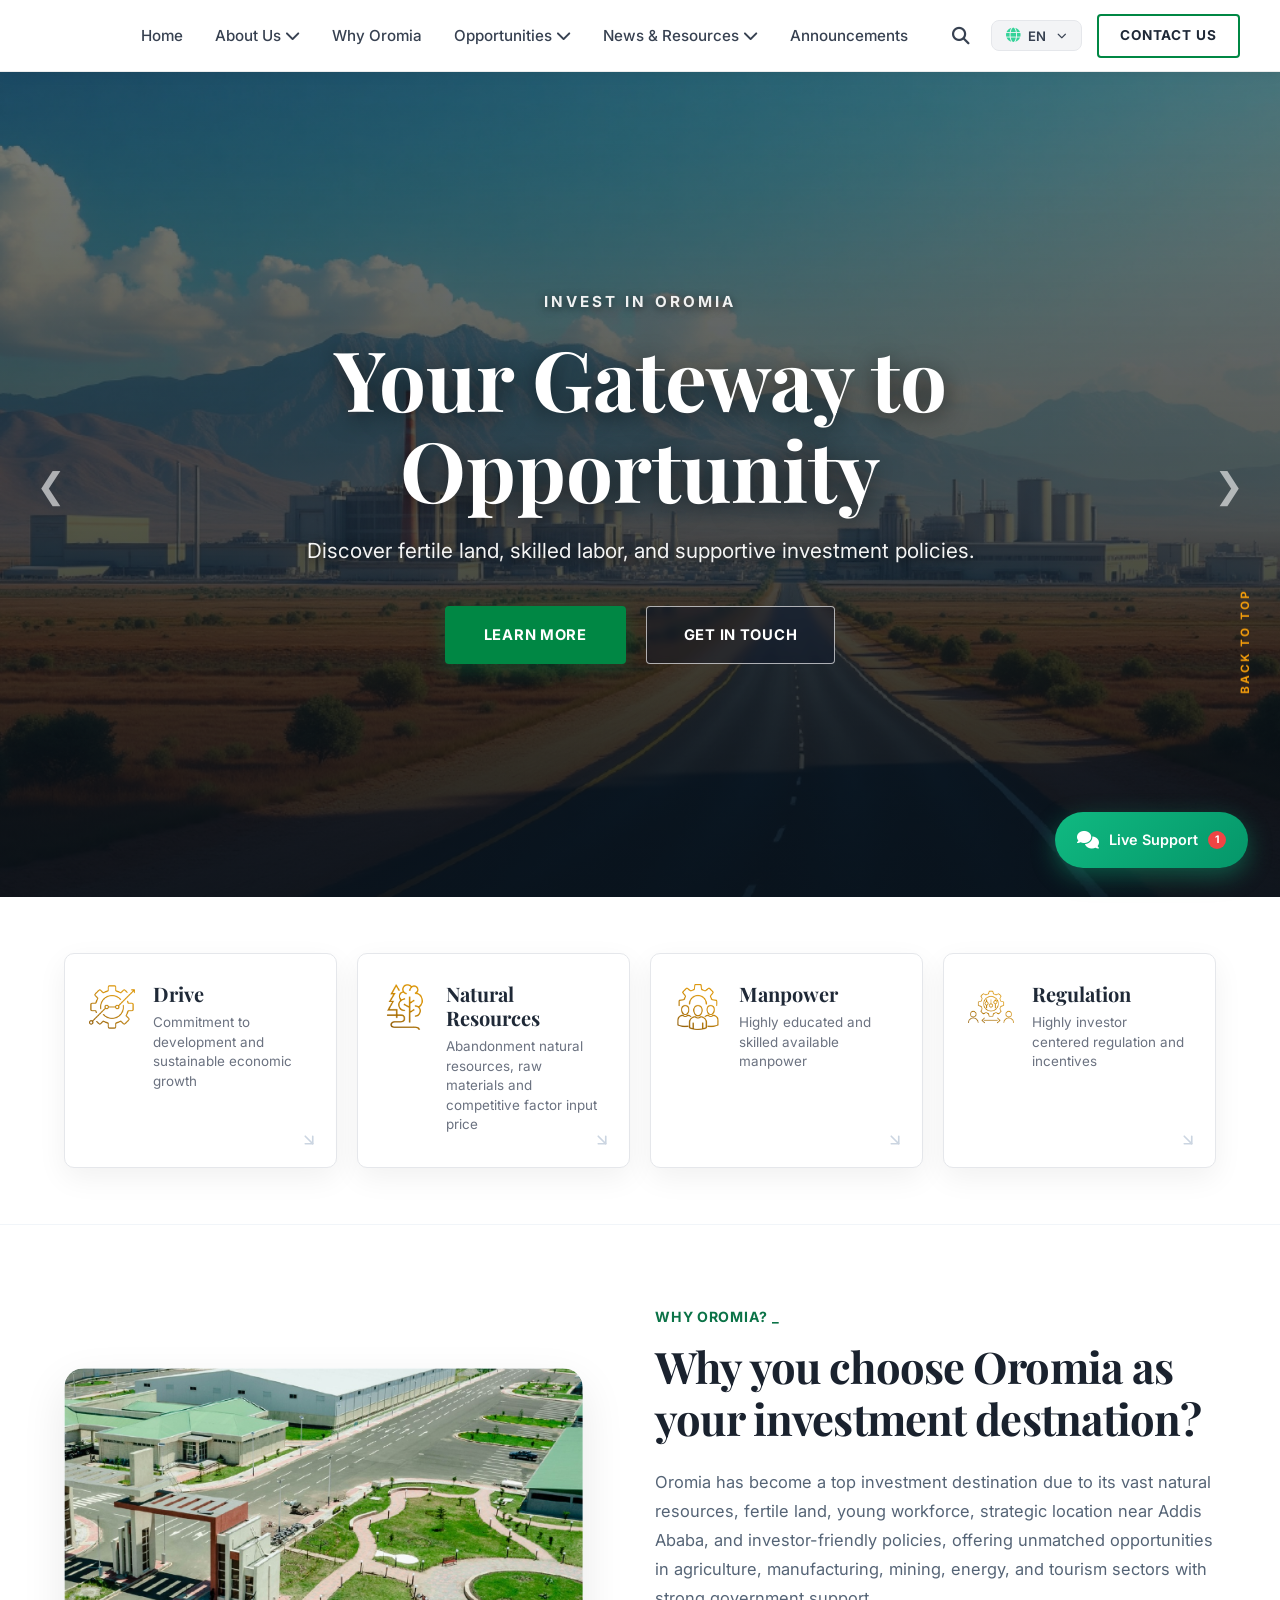
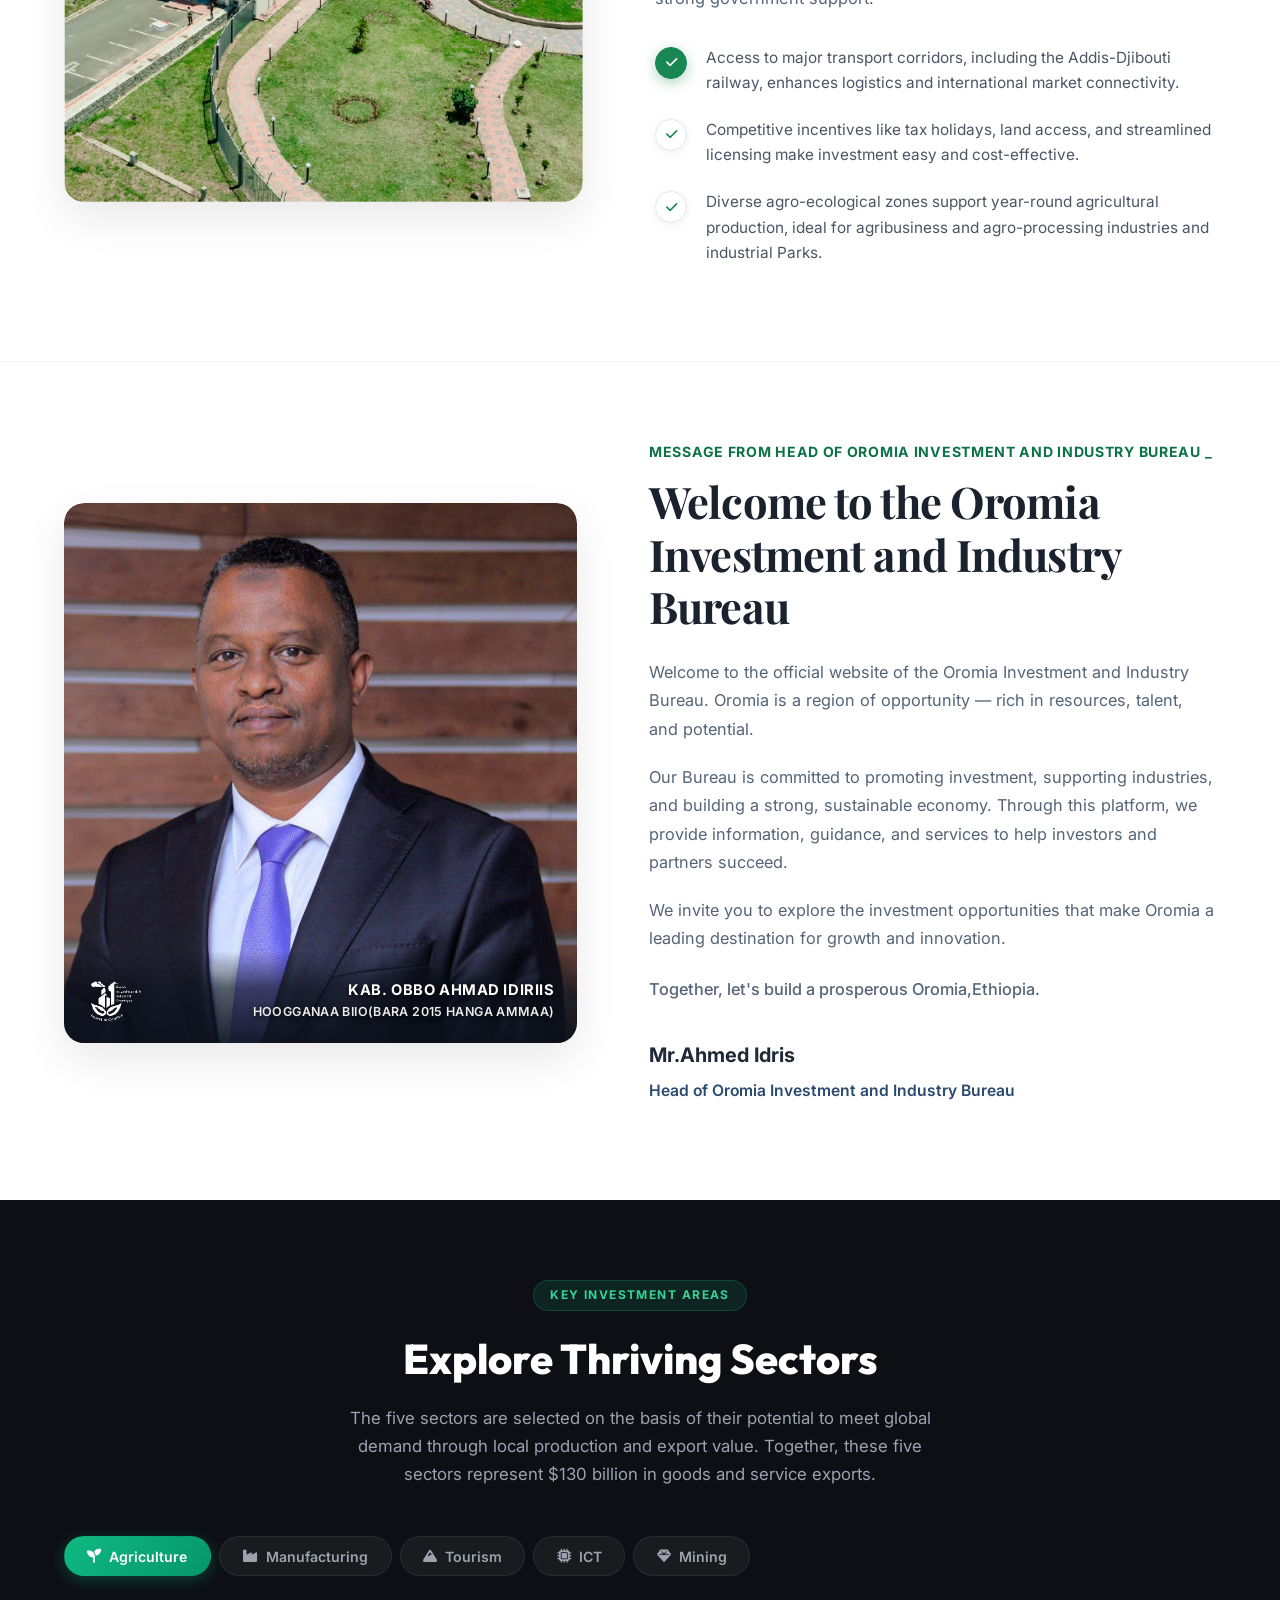
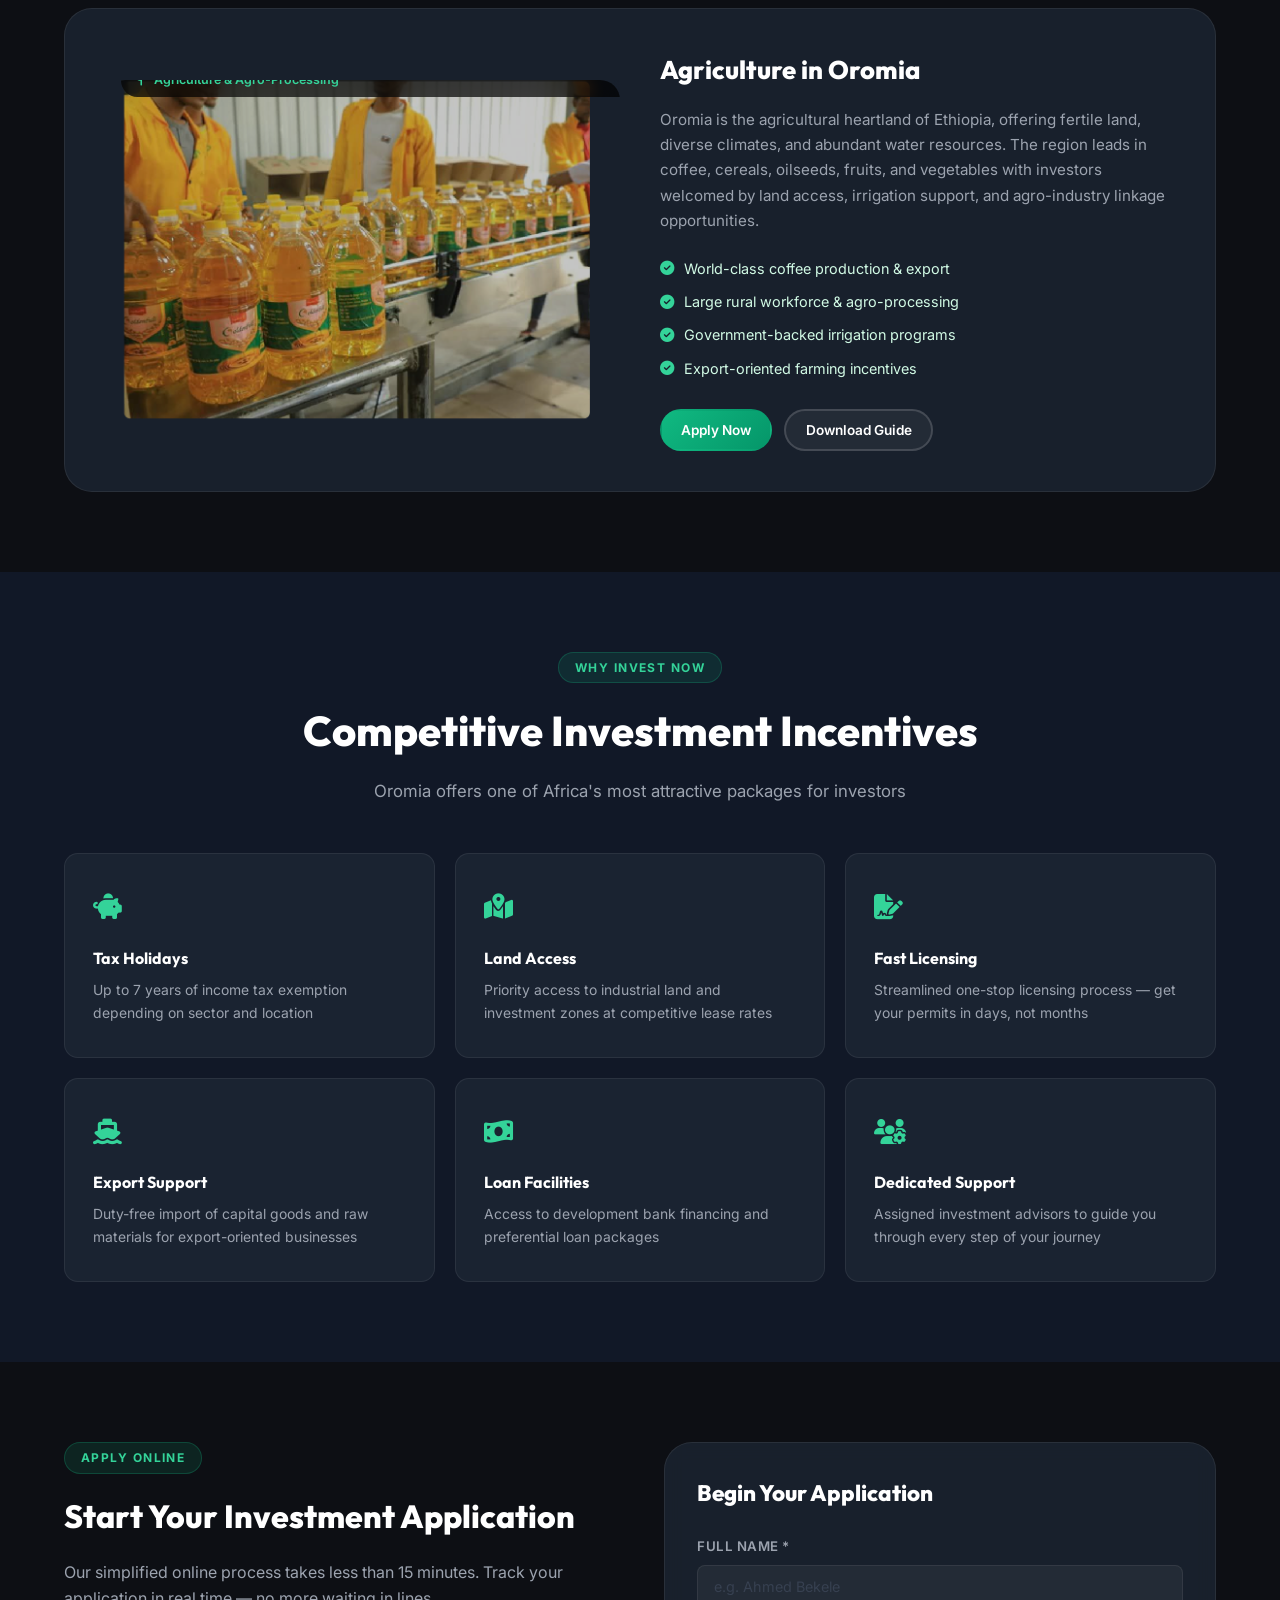
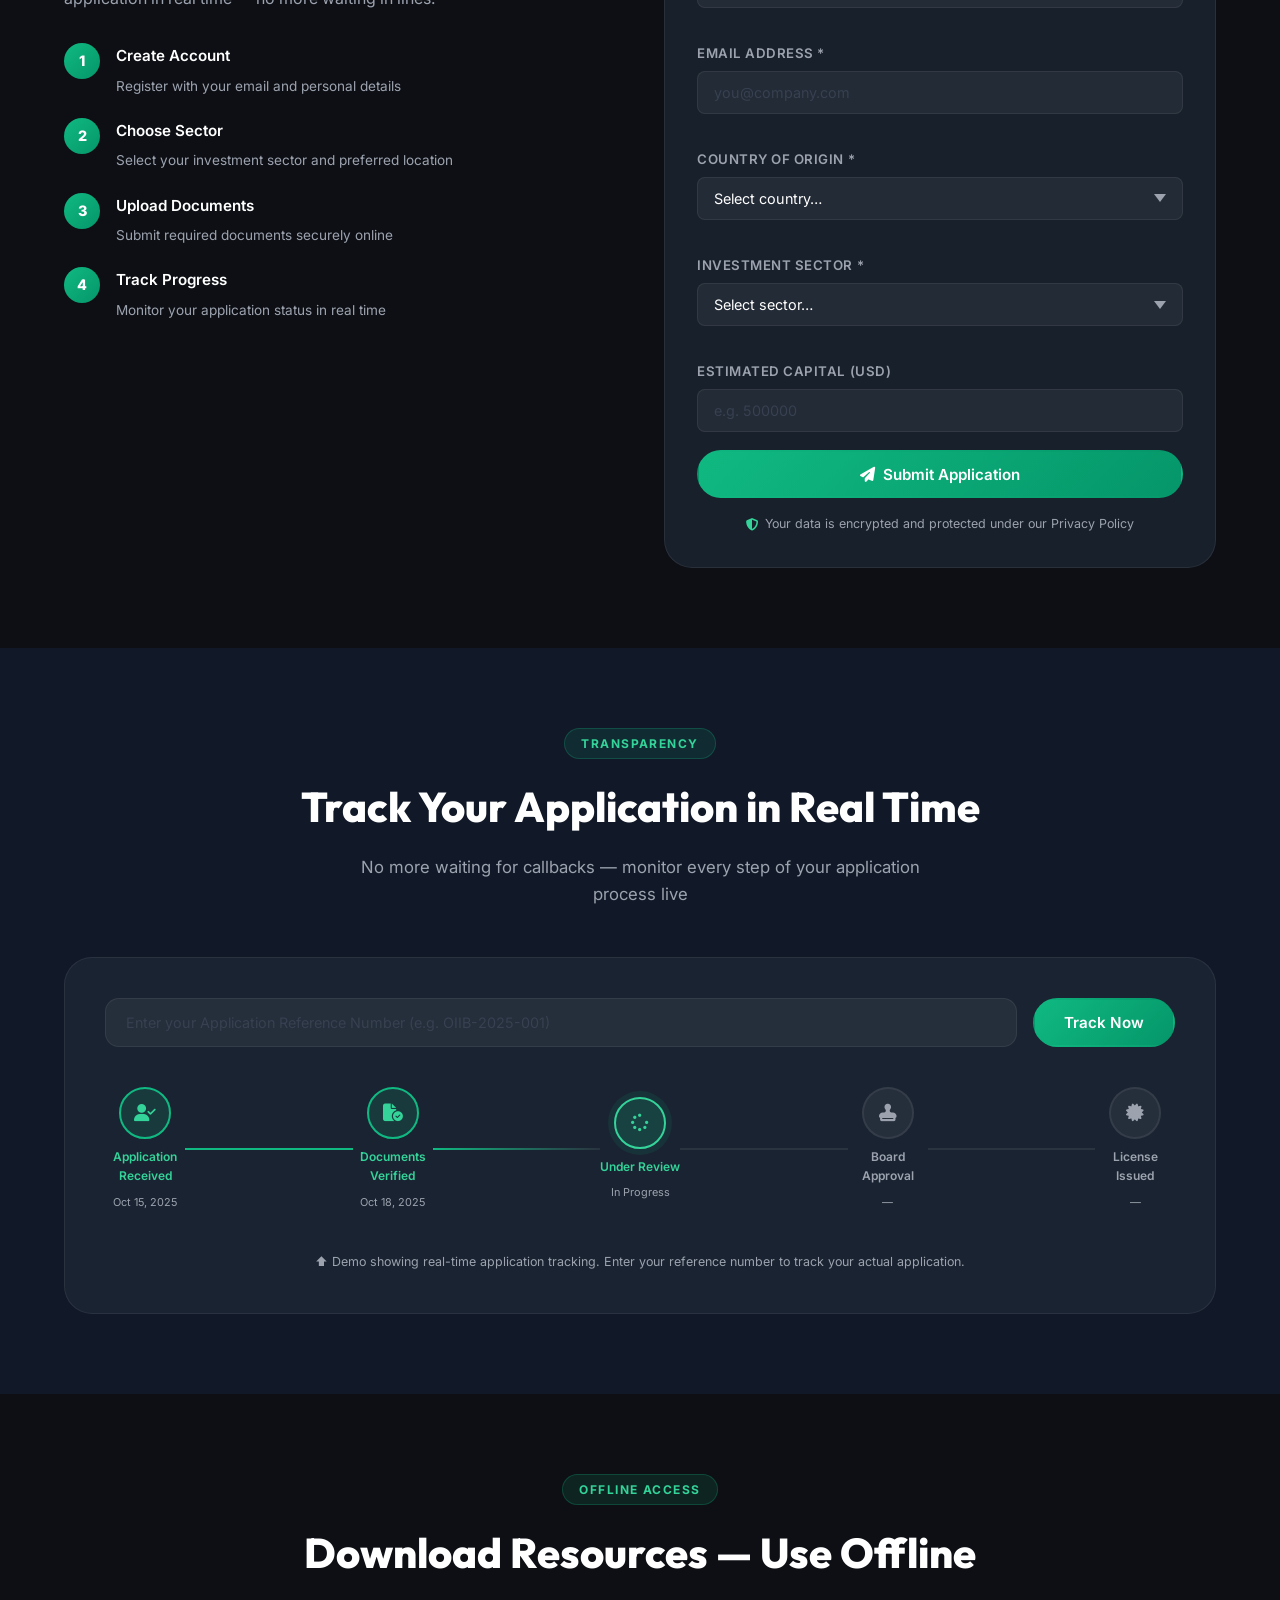
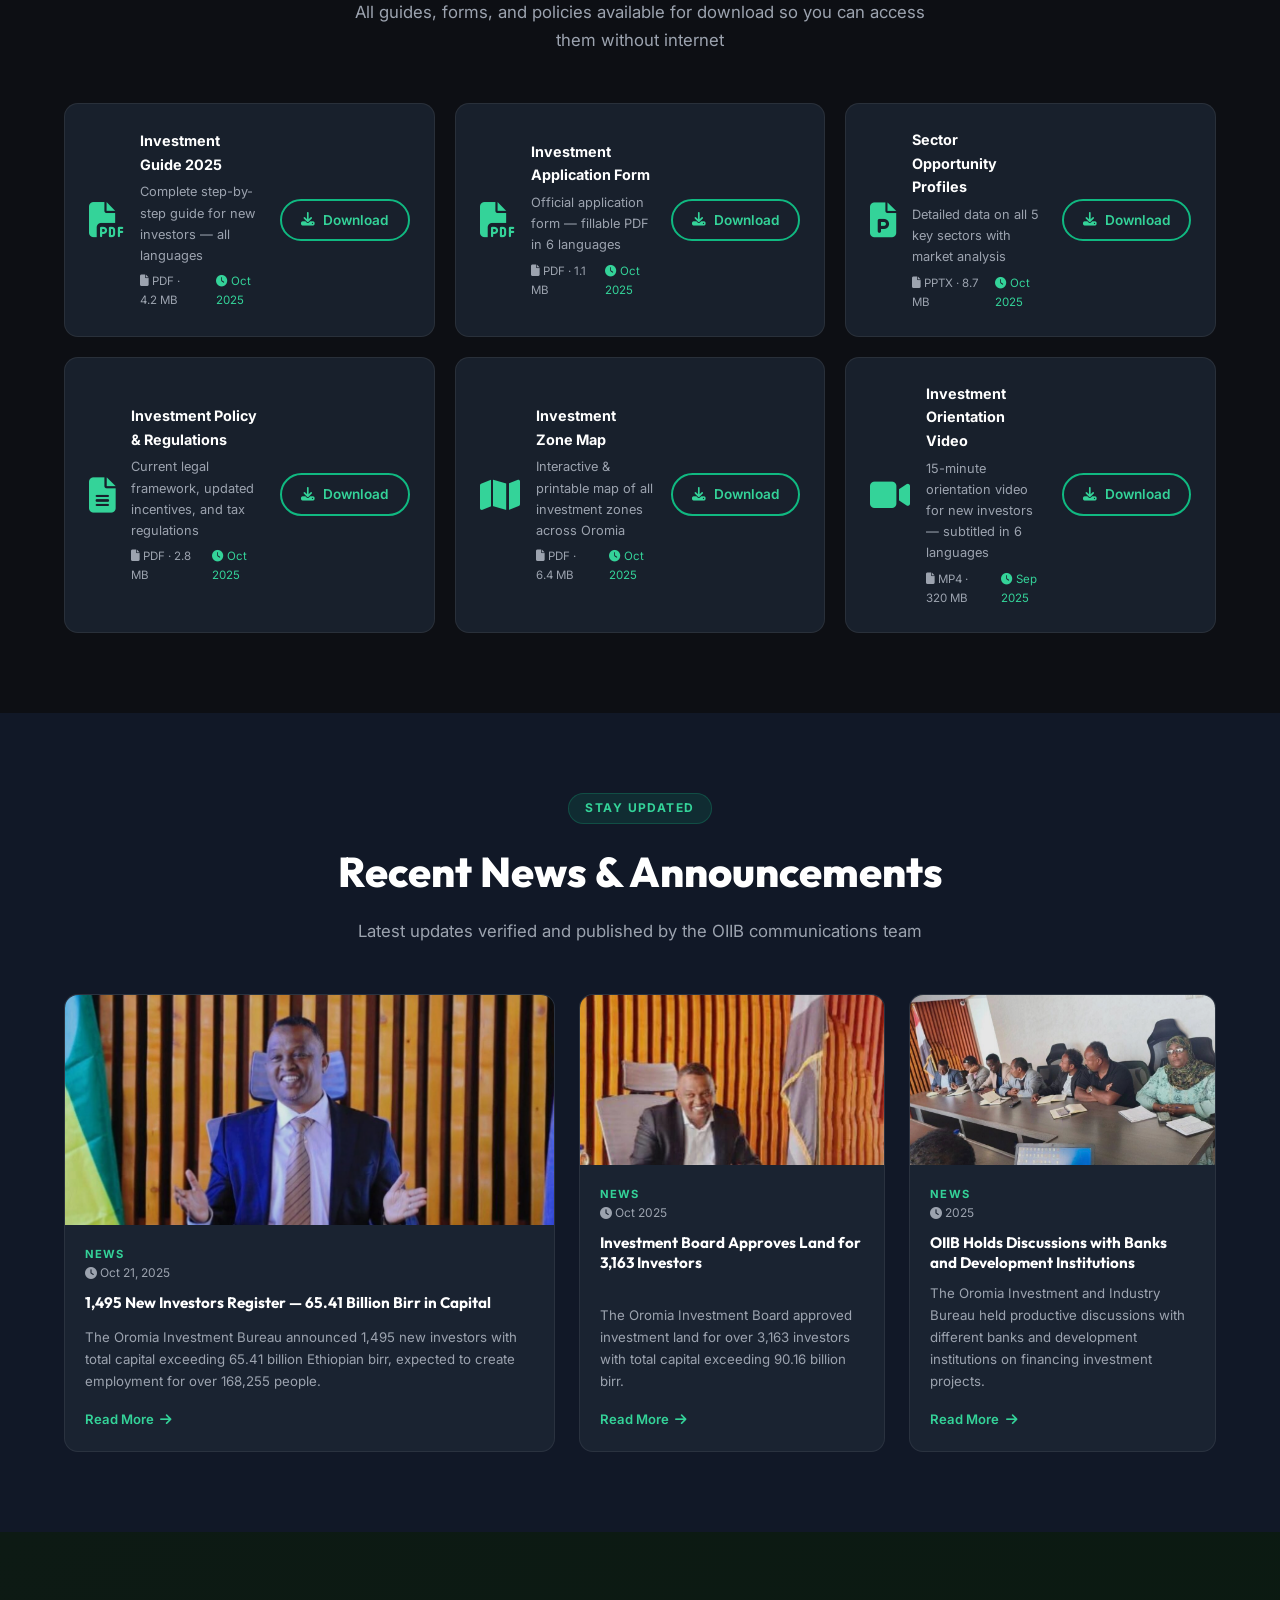
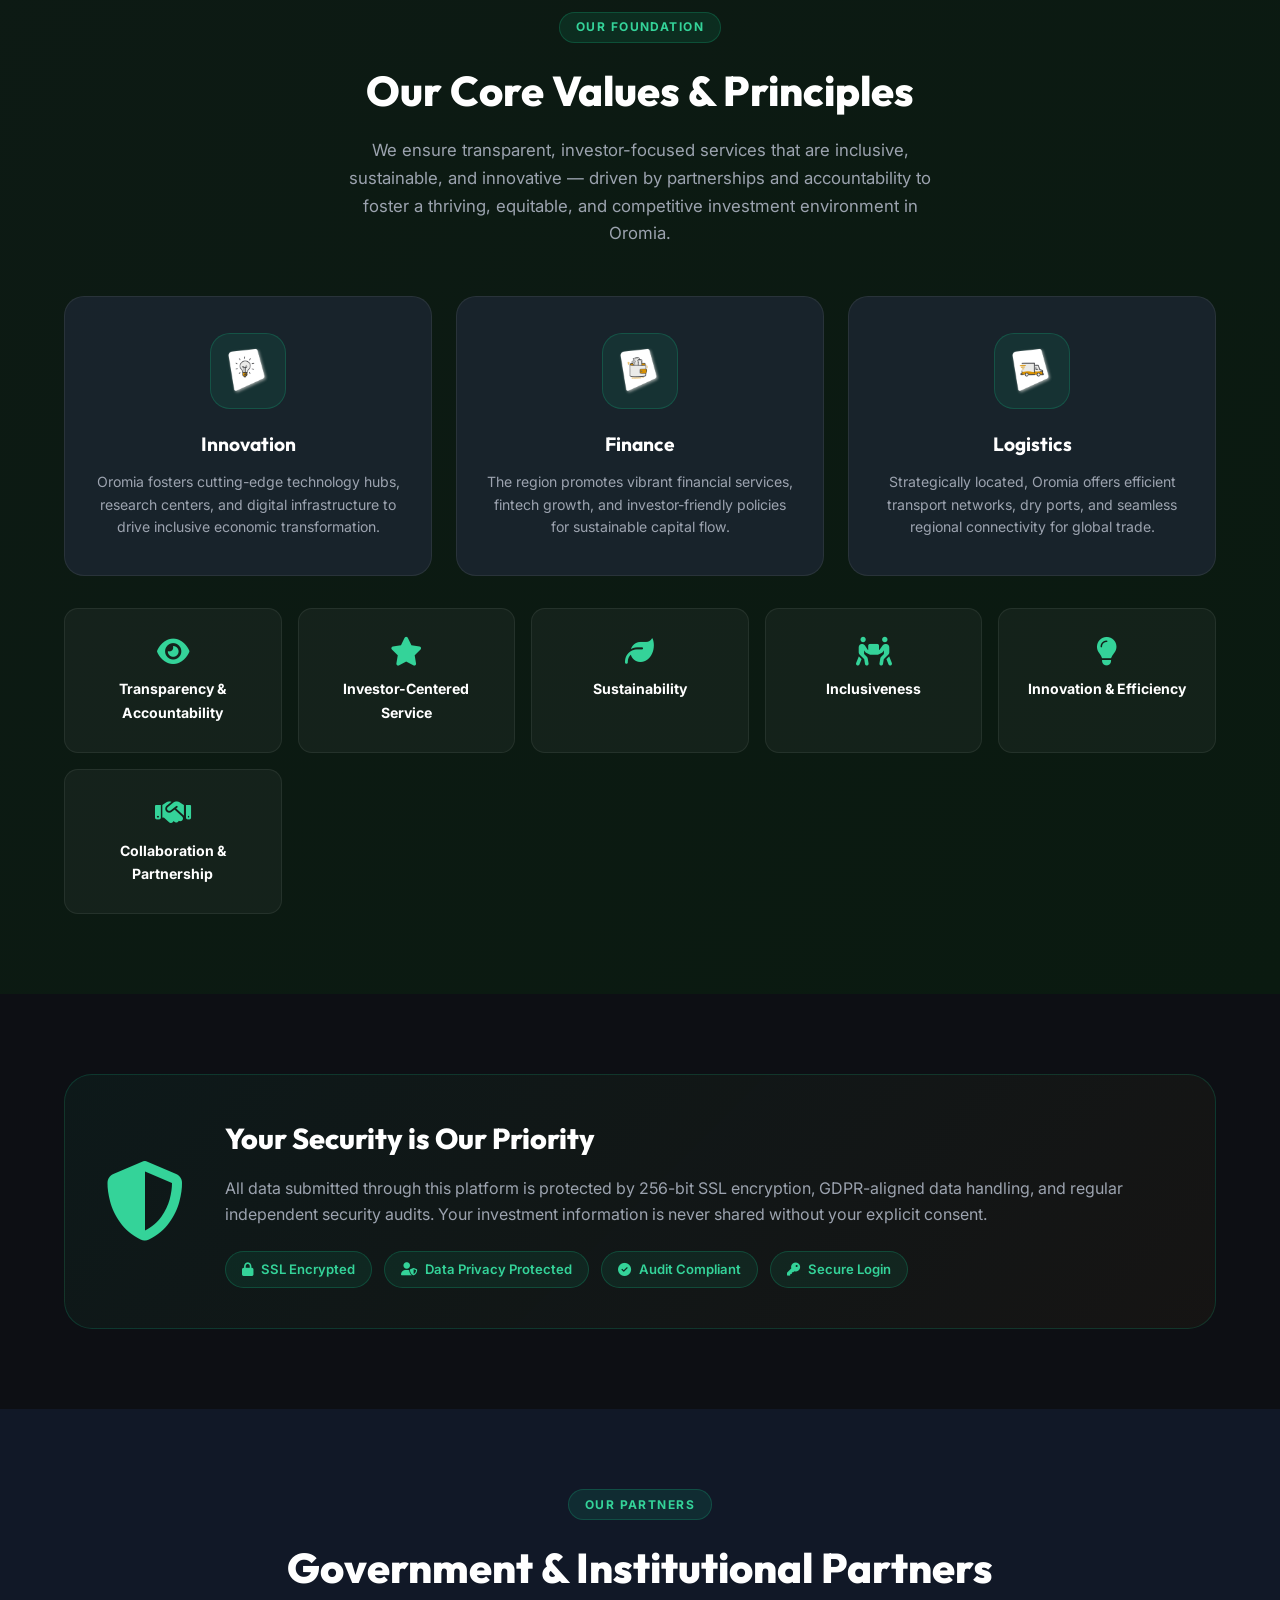
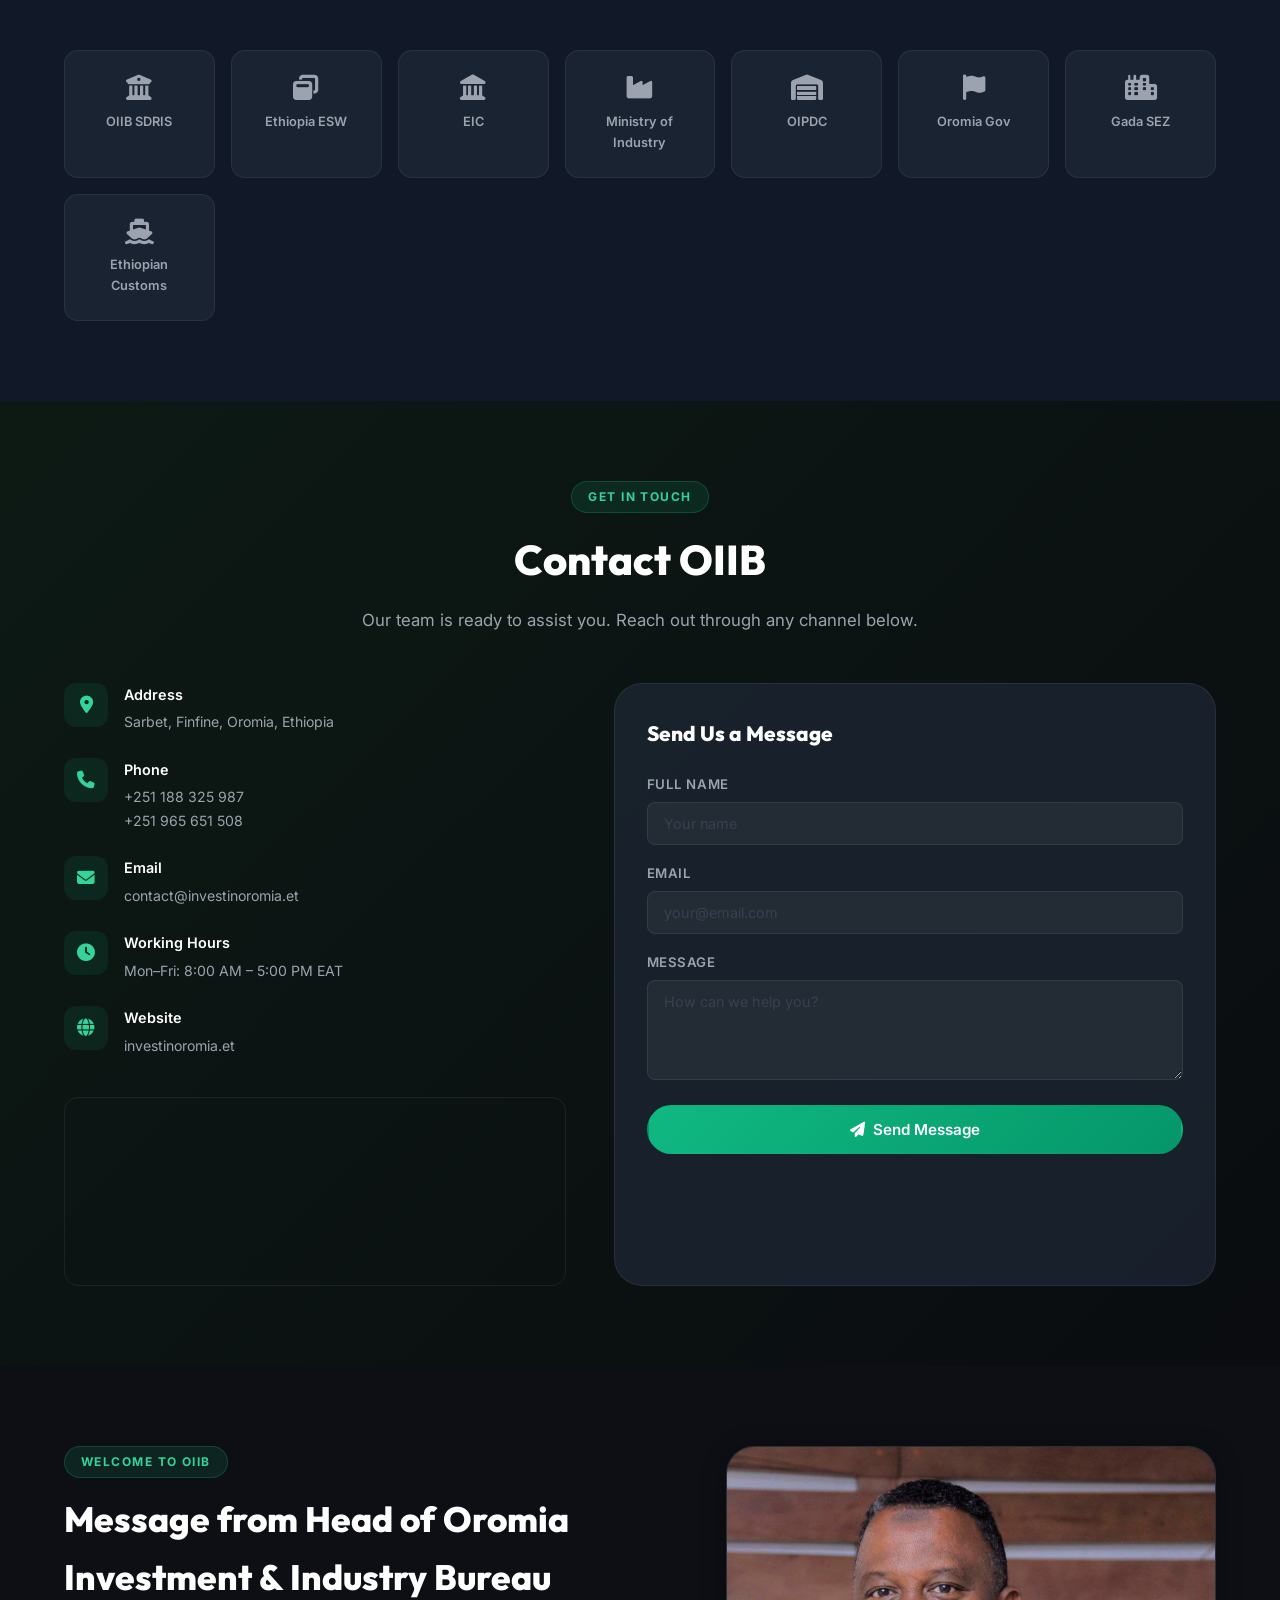
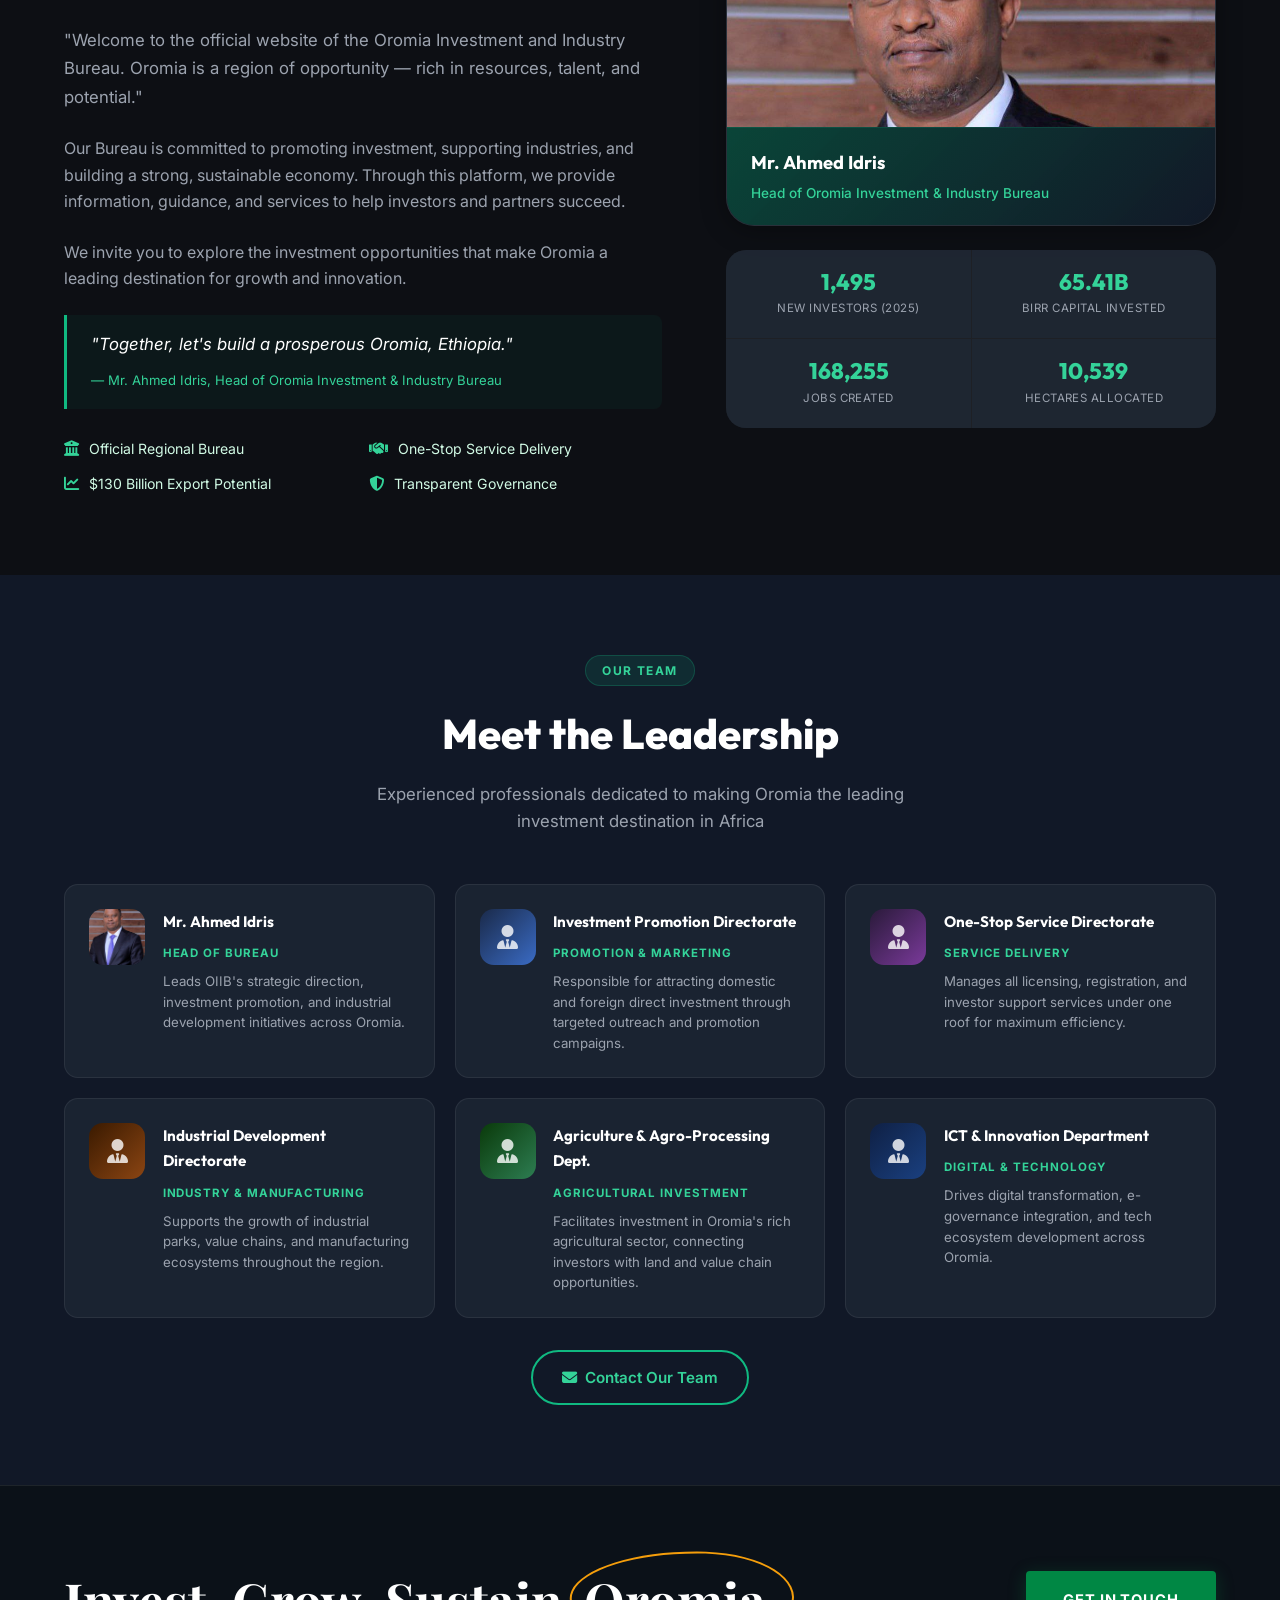
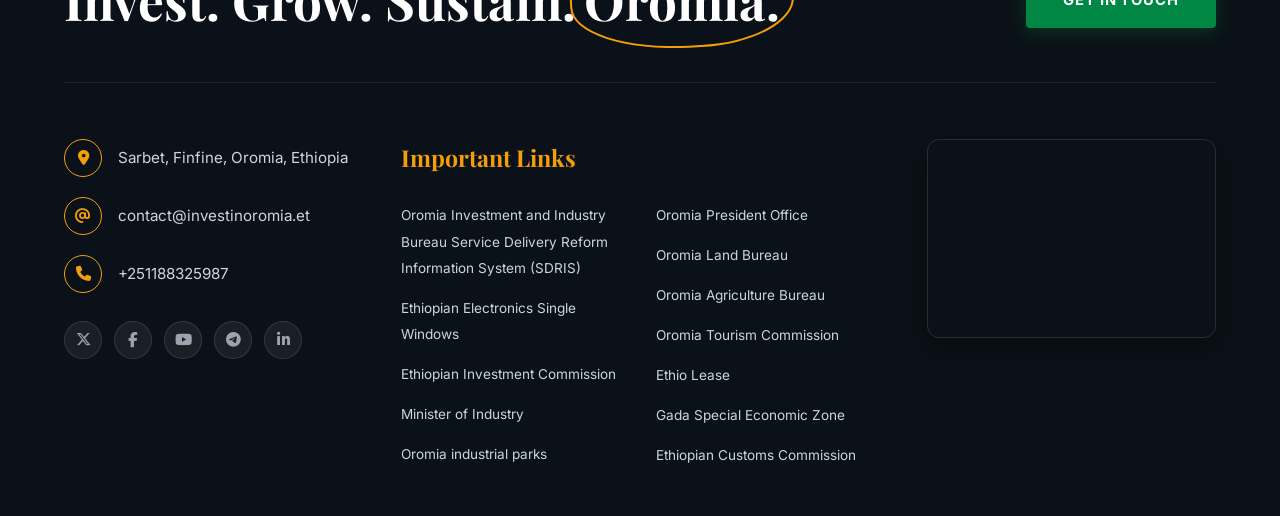
<file: ii/index.html>
<!DOCTYPE html>
<html lang="en">
<head>
  <meta charset="UTF-8" />
  <meta name="viewport" content="width=device-width, initial-scale=1.0" />
  <title>Invest in Oromia – Oromia Investment & Industry Bureau (OIIB)</title>
  <meta name="description" content="The Oromia Investment and Industry Bureau (OIIB) leads investment and industrial development in Ethiopia's Oromia Region — offering efficient one-stop services, transparent governance, and strategic opportunities in manufacturing, agriculture, tourism, ICT and mining." />
  <meta property="og:title" content="Invest in Oromia – OIIB" />
  <meta property="og:description" content="Explore investment opportunities in Oromia, Ethiopia. One-stop services, transparent governance, and a thriving economy await." />
  <meta property="og:type" content="website" />

  <!-- Google Fonts -->
  <link rel="preconnect" href="https://fonts.googleapis.com" />
  <link rel="preconnect" href="https://fonts.gstatic.com" crossorigin />
  <link href="https://fonts.googleapis.com/css2?family=Outfit:wght@300;400;500;600;700;800;900&family=Inter:wght@300;400;500;600&family=Playfair+Display:ital,wght@0,600;0,700;0,800;0,900;1,700&display=swap" rel="stylesheet" />

  <!-- Font Awesome -->
  <link rel="stylesheet" href="https://cdnjs.cloudflare.com/ajax/libs/font-awesome/6.5.0/css/all.min.css" />

  <link rel="stylesheet" href="style.css" />
</head>
<body>

  <!-- ===== OFFLINE BANNER ===== -->
  <div id="offline-banner" class="offline-banner hidden" role="alert" aria-live="assertive">
    <i class="fas fa-wifi-slash"></i>
    <span>You are offline. Some features may be limited. Cached content is available below.</span>
    <button id="dismiss-offline" aria-label="Dismiss offline notice">✕</button>
  </div>



  <header class="navbar" id="navbar" role="banner">
    <div class="container nav-inner">
      

      <nav class="nav-links" id="nav-links" aria-label="Main navigation">
        <a href="#home" class="nav-link active" data-i18n="nav_home">Home</a>
        <div class="nav-dropdown">
          <a href="#about-oiib" class="nav-link" data-i18n="nav_about">About Us <i class="fas fa-chevron-down"></i></a>
          <div class="dropdown-menu">
            <a href="#about-oiib" data-i18n="dd_about">About OIIB</a>
            <a href="#values" data-i18n="dd_values">Our Values</a>
            <a href="#team" data-i18n="dd_team">Our Team</a>
            <a href="#faq" data-i18n="dd_faq">FAQ</a>
          </div>
        </div>
        <a href="#why" class="nav-link" data-i18n="nav_why">Why Oromia</a>
        <div class="nav-dropdown">
          <a href="#sectors" class="nav-link" data-i18n="nav_opps">Opportunities <i class="fas fa-chevron-down"></i></a>
          <div class="dropdown-menu">
            <a href="our-services.html">Our Services</a>
            <a href="#sectors" data-i18n="dd_inv">Investment Sectors</a>
            <a href="#apply" data-i18n="dd_apply">Apply Online</a>
            <a href="#incentives" data-i18n="dd_inc">Incentives</a>
            <a href="#track" data-i18n="qa4_title">Track Application</a>
          </div>
        </div>
        <div class="nav-dropdown">
          <a href="#news" class="nav-link" data-i18n="nav_news">News &amp; Resources <i class="fas fa-chevron-down"></i></a>
          <div class="dropdown-menu">
            <a href="#news" data-i18n="nav_news">News</a>
            <a href="#resources" data-i18n="nav_res">Resources</a>
          </div>
        </div>
        <a href="#news" class="nav-link" data-i18n="nav_announcements">Announcements</a>
      </nav>

      <div class="nav-actions">
        <!-- Search Trigger Icon -->
        <button class="nav-search-btn" id="search-toggle-btn" aria-label="Toggle search">
          <i class="fas fa-search"></i>
        </button>

        <!-- Search Bar Overlay/Popup -->
        <div class="nav-search-box" id="nav-search-box">
          <input type="search" id="global-search" placeholder="Search sectors, services, news…" aria-label="Search the site" autocomplete="off" />
          <button id="search-btn" aria-label="Submit search"><i class="fas fa-search"></i></button>
          <div id="search-dropdown" class="search-dropdown" role="listbox" aria-label="Search suggestions"></div>
        </div>

        <!-- 3-Language Dropdown -->
        <div class="lang-dropdown" id="lang-dropdown" role="navigation" aria-label="Language selector">
          <button class="lang-dropdown-toggle" id="lang-toggle" aria-expanded="false" aria-haspopup="listbox">
            <i class="fas fa-globe"></i>
            <span id="lang-current">EN</span>
            <i class="fas fa-chevron-down lang-chevron"></i>
          </button>
          <ul class="lang-dropdown-menu" id="lang-menu" role="listbox" aria-label="Select language">
            <li role="option" aria-selected="true" data-lang="en" class="lang-option active">
              <span class="lang-flag">EN</span> English
            </li>
            <li role="option" aria-selected="false" data-lang="am" class="lang-option">
              <span class="lang-flag">አማ</span> አማርኛ
            </li>
            <li role="option" aria-selected="false" data-lang="om" class="lang-option">
              <span class="lang-flag">OM</span> Afaan Oromoo
            </li>
          </ul>
        </div>

        <!-- Contact Us CTA button matching screenshot -->
        <a href="#contact" class="btn-contact-nav" data-i18n="nav_contact">CONTACT US</a>

        <button class="hamburger" id="hamburger" aria-label="Open menu" aria-expanded="false" aria-controls="nav-links">
          <span></span><span></span><span></span>
        </button>
      </div>
    </div>
  </header>

  <!-- ===== HERO SLIDER (Exact Screenshot Match) ===== -->
  <section class="hero-slider-section" id="home" aria-label="Hero slider">
    <!-- Slider Slides -->
    <div class="hero-slides" id="hero-slides">
      <!-- Slide 1 (Matching screenshot exactly) -->
      <div class="hero-slide active" style="background-image: url('images/hero-slide1.png');">
        <div class="hero-overlay"></div>
        <div class="container hero-content-slider">
          <span class="hero-category-tag">INVEST IN OROMIA</span>
          <h1 class="hero-headline-serif">Your Gateway to Opportunity</h1>
          <p class="hero-subline">Discover fertile land, skilled labor, and supportive investment policies.</p>
          <div class="hero-btn-row">
            <a href="#about-oiib" class="hero-btn-green">LEARN MORE</a>
            <a href="#contact" class="hero-btn-trans">GET IN TOUCH</a>
          </div>
        </div>
      </div>

      <!-- Slide 2 -->
      <div class="hero-slide" style="background-image: url('images/hero-slide2.png');">
        <div class="hero-overlay"></div>
        <div class="container hero-content-slider">
          <span class="hero-category-tag">INVEST IN OROMIA</span>
          <h1 class="hero-headline-serif">Unlock Oromia’s Economic Power</h1>
          <p class="hero-subline">With strong infrastructure, a young workforce, and sectoral diversity, Oromia is Ethiopia’s economic engine.</p>
          
        </div>
      </div>

      <!-- Slide 3 -->
      <div class="hero-slide" style="background-image: url('images/hero-slide3.png');">
        <div class="hero-overlay"></div>
        <div class="container hero-content-slider">
          <span class="hero-category-tag">INVEST IN OROMIA</span>
          <h1 class="hero-headline-serif">Gateway to Sustainable Growth</h1>
          <p class="hero-subline">From agriculture to ICT, explore sectors that drive inclusive and sustainable development across regions.</p>
          
        </div>
      </div>
    </div>

    <!-- Slider Navigation Arrows -->
    <button class="hero-arrow hero-prev" id="hero-prev-btn" aria-label="Previous slide">&#10094;</button>
    <button class="hero-arrow hero-next" id="hero-next-btn" aria-label="Next slide">&#10095;</button>

    
  </section>

  <!-- ===== FEATURE DRIVERS (Exact Match to Screenshot) ===== -->
  <section class="feature-drivers-section" id="drivers" aria-label="Key Investment Drivers">
    <div class="container">
      <div class="feature-drivers-grid">
        <!-- Card 1: Drive -->
        <a href="our-services.html#drive" class="feature-driver-card">
          <div class="fd-icon">
            <img src="images/ic-card-drive.png" alt="Drive" />
          </div>
          <div class="fd-content">
            <h3 class="fd-title">Drive</h3>
            <p class="fd-desc">Commitment to development and sustainable economic growth</p>
          </div>
          <div class="fd-arrow">
            <svg viewBox="0 0 24 24" width="18" height="18" stroke="currentColor" stroke-width="2.2" fill="none" stroke-linecap="round" stroke-linejoin="round">
              <line x1="7" y1="7" x2="17" y2="17"></line>
              <polyline points="17 7 17 17 7 17"></polyline>
            </svg>
          </div>
        </a>

        <!-- Card 2: Natural Resources -->
        <a href="our-services.html#natural-resources" class="feature-driver-card">
          <div class="fd-icon">
            <img src="images/ic-card-natural.png" alt="Natural Resources" />
          </div>
          <div class="fd-content">
            <h3 class="fd-title">Natural Resources</h3>
            <p class="fd-desc">Abandonment natural resources, raw materials and competitive factor input price</p>
          </div>
          <div class="fd-arrow">
            <svg viewBox="0 0 24 24" width="18" height="18" stroke="currentColor" stroke-width="2.2" fill="none" stroke-linecap="round" stroke-linejoin="round">
              <line x1="7" y1="7" x2="17" y2="17"></line>
              <polyline points="17 7 17 17 7 17"></polyline>
            </svg>
          </div>
        </a>

        <!-- Card 3: Manpower -->
        <a href="our-services.html#manpower" class="feature-driver-card">
          <div class="fd-icon">
            <img src="images/ic-card-manpower.png" alt="Manpower" />
          </div>
          <div class="fd-content">
            <h3 class="fd-title">Manpower</h3>
            <p class="fd-desc">Highly educated and skilled available manpower</p>
          </div>
          <div class="fd-arrow">
            <svg viewBox="0 0 24 24" width="18" height="18" stroke="currentColor" stroke-width="2.2" fill="none" stroke-linecap="round" stroke-linejoin="round">
              <line x1="7" y1="7" x2="17" y2="17"></line>
              <polyline points="17 7 17 17 7 17"></polyline>
            </svg>
          </div>
        </a>

        <!-- Card 4: Regulation -->
        <a href="our-services.html#regulation" class="feature-driver-card">
          <div class="fd-icon">
            <img src="images/ic-card-regulation.png" alt="Regulation" />
          </div>
          <div class="fd-content">
            <h3 class="fd-title">Regulation</h3>
            <p class="fd-desc">Highly investor centered regulation and incentives</p>
          </div>
          <div class="fd-arrow">
            <svg viewBox="0 0 24 24" width="18" height="18" stroke="currentColor" stroke-width="2.2" fill="none" stroke-linecap="round" stroke-linejoin="round">
              <line x1="7" y1="7" x2="17" y2="17"></line>
              <polyline points="17 7 17 17 7 17"></polyline>
            </svg>
          </div>
        </a>
      </div>
    </div>
  </section>

  <!-- ===== WHY OROMIA ===== -->
  <section class="why-oromia section-pad" id="why" aria-label="Why Oromia">
    <div class="container">
      <div class="why-oromia-layout">
        <!-- Left: Industrial Park / Campus Image -->
        <div class="why-left-col">
          <div class="why-image-wrapper">
            <img src="images/why-oromia-campus.png" alt="Oromia Industrial Park and Investment Campus" class="why-campus-img" />
          </div>
        </div>

        <!-- Right: Exact Text & Checkmarks from original investinoromia.et -->
        <div class="why-right-col">
          <span class="why-category-tag">WHY OROMIA? _</span>
          <h2 class="why-display-heading">Why you choose Oromia as your investment destnation?</h2>
          <p class="why-lead-text">
            Oromia has become a top investment destination due to its vast natural resources, fertile land, young workforce, strategic location near Addis Ababa, and investor-friendly policies, offering unmatched opportunities in agriculture, manufacturing, mining, energy, and tourism sectors with strong government support.
          </p>

          <div class="why-checklist">
            <div class="why-check-row">
              <div class="why-check-badge active">
                <i class="fas fa-check"></i>
              </div>
              <p class="why-check-text">
                Access to major transport corridors, including the Addis-Djibouti railway, enhances logistics and international market connectivity.
              </p>
            </div>

            <div class="why-check-row">
              <div class="why-check-badge">
                <i class="fas fa-check"></i>
              </div>
              <p class="why-check-text">
                Competitive incentives like tax holidays, land access, and streamlined licensing make investment easy and cost-effective.
              </p>
            </div>

            <div class="why-check-row">
              <div class="why-check-badge">
                <i class="fas fa-check"></i>
              </div>
              <p class="why-check-text">
                Diverse agro-ecological zones support year-round agricultural production, ideal for agribusiness and agro-processing industries and industrial Parks.
              </p>
            </div>
          </div>
        </div>
      </div>
    </div>
  </section>

  <!-- ===== MESSAGE FROM HEAD OF BUREAU (Matching investinoromia.et) ===== -->
  <section class="head-message-section" id="message-head" aria-label="Message from Head of Bureau">
    <div class="container">
      <div class="head-message-layout">
        <!-- Left: Portrait Photo of Head of Bureau -->
        <div class="head-message-image-col">
          <div class="head-photo-wrapper bounce-animate">
            <img src="images/leadership.jpg" alt="Mr. Ahmed Idris - Head of Oromia Investment and Industry Bureau" class="head-photo" />
            
            <!-- Bottom Overlay Strip (Matching investinoromia.et) -->
            <div class="head-photo-badge-bar">
              <div class="badge-logo-wrap">
                <img src="images/oiib-badge-logo.png" alt="Biiroo Invastimantii fi Industirii Oromiyaa" class="badge-logo-img" />
              </div>
              <div class="badge-text-wrap">
                <div class="badge-name">KAB. OBBO AHMAD IDIRIIS</div>
                <div class="badge-sub">HOOGGANAA BIIO(BARA 2015 HANGA AMMAA)</div>
              </div>
            </div>
          </div>
        </div>

        <!-- Right: Message Content -->
        <div class="head-message-content-col">
          <span class="head-section-tag">MESSAGE FROM HEAD OF OROMIA INVESTMENT AND INDUSTRY BUREAU _</span>
          <h2 class="head-main-title">Welcome to the Oromia Investment and Industry Bureau</h2>
          
          <div class="head-body-text">
            <p>Welcome to the official website of the Oromia Investment and Industry Bureau. Oromia is a region of opportunity — rich in resources, talent, and potential.</p>
            <p>Our Bureau is committed to promoting investment, supporting industries, and building a strong, sustainable economy. Through this platform, we provide information, guidance, and services to help investors and partners succeed.</p>
            <p>We invite you to explore the investment opportunities that make Oromia a leading destination for growth and innovation.</p>
            <p class="head-closing-phrase">Together, let's build a prosperous Oromia,Ethiopia.</p>
          </div>

          <div class="head-signoff">
            <h4 class="head-author-name">Mr.Ahmed Idris</h4>
            <p class="head-author-role">Head of Oromia Investment and Industry Bureau</p>
          </div>
        </div>
      </div>
    </div>
  </section>

  <!-- ===== INVESTMENT SECTORS ===== -->
  <section class="sectors section-pad" id="sectors" aria-label="Investment sectors">
    <div class="container">
      <div class="section-header">
        <span class="section-tag" data-i18n="sec_tag">Key Investment Areas</span>
        <h2 data-i18n="sec_title">Explore Thriving Sectors</h2>
        <p data-i18n="sec_sub">The five sectors are selected on the basis of their potential to meet global demand through local production and export value. Together, these five sectors represent $130 billion in goods and service exports.</p>
      </div>

      <!-- Sector Tab Navigation — Weakness #1 fix -->
      <div class="sector-tabs" role="tablist" aria-label="Investment sectors">
        <button class="tab-btn active" role="tab" aria-selected="true" aria-controls="tab-agri" id="btn-agri" data-sector="agri">
          <i class="fas fa-seedling"></i> <span data-i18n="s_agri">Agriculture</span>
        </button>
        <button class="tab-btn" role="tab" aria-selected="false" aria-controls="tab-mfg" id="btn-mfg" data-sector="mfg">
          <i class="fas fa-industry"></i> <span data-i18n="s_mfg">Manufacturing</span>
        </button>
        <button class="tab-btn" role="tab" aria-selected="false" aria-controls="tab-tour" id="btn-tour" data-sector="tour">
          <i class="fas fa-mountain"></i> <span data-i18n="s_tour">Tourism</span>
        </button>
        <button class="tab-btn" role="tab" aria-selected="false" aria-controls="tab-ict" id="btn-ict" data-sector="ict">
          <i class="fas fa-microchip"></i> <span data-i18n="s_ict">ICT</span>
        </button>
        <button class="tab-btn" role="tab" aria-selected="false" aria-controls="tab-mine" id="btn-mine" data-sector="mine">
          <i class="fas fa-gem"></i> <span data-i18n="s_mine">Mining</span>
        </button>
      </div>

      <div class="sector-panels">
        <!-- Agriculture -->
        <div class="sector-panel active" role="tabpanel" id="tab-agri" aria-labelledby="btn-agri">
          <div class="sector-img">
            <img src="images/sector-agri.png" alt="Coffee and agriculture production in Oromia, Ethiopia" loading="lazy" />
            <div class="sector-img-badge"><i class="fas fa-seedling"></i> Agriculture &amp; Agro-Processing</div>
          </div>
          <div class="sector-info">
            <h3 data-i18n="agri_t">Agriculture in Oromia</h3>
            <p data-i18n="agri_d">Oromia is the agricultural heartland of Ethiopia, offering fertile land, diverse climates, and abundant water resources. The region leads in coffee, cereals, oilseeds, fruits, and vegetables with investors welcomed by land access, irrigation support, and agro-industry linkage opportunities.</p>
            <ul class="sector-highlights">
              <li><i class="fas fa-check-circle"></i> <span data-i18n="agri_h1">World-class coffee production &amp; export</span></li>
              <li><i class="fas fa-check-circle"></i> <span data-i18n="agri_h2">Large rural workforce &amp; agro-processing</span></li>
              <li><i class="fas fa-check-circle"></i> <span data-i18n="agri_h3">Government-backed irrigation programs</span></li>
              <li><i class="fas fa-check-circle"></i> <span data-i18n="agri_h4">Export-oriented farming incentives</span></li>
            </ul>
            <div class="sector-cta-row">
              <a href="#apply" class="btn btn-primary btn-sm" data-i18n="sec_apply">Apply Now</a>
              <a href="#resources" class="btn btn-ghost btn-sm" data-i18n="sec_guide">Download Guide</a>
            </div>
          </div>
        </div>

        <!-- Manufacturing -->
        <div class="sector-panel" role="tabpanel" id="tab-mfg" aria-labelledby="btn-mfg">
          <div class="sector-img">
            <img src="images/sector-mfg.png" alt="Modern industrial manufacturing plant in Oromia" loading="lazy" />
            <div class="sector-img-badge"><i class="fas fa-industry"></i> Manufacturing &amp; Industrial Parks</div>
          </div>
          <div class="sector-info">
            <h3 data-i18n="mfg_t">Manufacturing in Oromia</h3>
            <p data-i18n="mfg_d">Oromia provides a strategic landscape for manufacturing investment, driven by abundant raw materials, industrial zones, and a skilled workforce. Industrial parks in Adama, Jimma, and other cities offer ready infrastructure and reliable utilities for scalable industrial growth.</p>
            <ul class="sector-highlights">
              <li><i class="fas fa-check-circle"></i> <span data-i18n="mfg_h1">Agro-processing &amp; textiles</span></li>
              <li><i class="fas fa-check-circle"></i> <span data-i18n="mfg_h2">Leather &amp; construction materials</span></li>
              <li><i class="fas fa-check-circle"></i> <span data-i18n="mfg_h3">Industrial parks with ready utilities</span></li>
              <li><i class="fas fa-check-circle"></i> <span data-i18n="mfg_h4">Tax incentives &amp; supportive policies</span></li>
            </ul>
            <div class="sector-cta-row">
              <a href="#apply" class="btn btn-primary btn-sm" data-i18n="sec_apply">Apply Now</a>
              <a href="#resources" class="btn btn-ghost btn-sm" data-i18n="sec_guide">Download Guide</a>
            </div>
          </div>
        </div>

        <!-- Tourism -->
        <div class="sector-panel" role="tabpanel" id="tab-tour" aria-labelledby="btn-tour">
          <div class="sector-img">
            <img src="images/sector-tour.png" alt="Scenic mountains and natural landscape in Oromia" loading="lazy" />
            <div class="sector-img-badge"><i class="fas fa-mountain"></i> Tourism &amp; Eco-Tourism</div>
          </div>
          <div class="sector-info">
            <h3 data-i18n="tour_t">Tourism in Oromia</h3>
            <p data-i18n="tour_d">Oromia boasts a rich blend of natural beauty, cultural heritage, and historical landmarks. From the Bale Mountains to Sof Omar Caves and scenic lakes like Ziway and Langano, the region offers diverse eco, adventure, and cultural tourism opportunities.</p>
            <ul class="sector-highlights">
              <li><i class="fas fa-check-circle"></i> <span data-i18n="tour_h1">Bale Mountains &amp; Sof Omar Caves</span></li>
              <li><i class="fas fa-check-circle"></i> <span data-i18n="tour_h2">Lakes Ziway, Langano &amp; scenic trails</span></li>
              <li><i class="fas fa-check-circle"></i> <span data-i18n="tour_h3">Eco-tourism &amp; cultural experiences</span></li>
              <li><i class="fas fa-check-circle"></i> <span data-i18n="tour_h4">Lodge &amp; resort investment opportunities</span></li>
            </ul>
            <div class="sector-cta-row">
              <a href="#apply" class="btn btn-primary btn-sm" data-i18n="sec_apply">Apply Now</a>
              <a href="#resources" class="btn btn-ghost btn-sm" data-i18n="sec_guide">Download Guide</a>
            </div>
          </div>
        </div>

        <!-- ICT -->
        <div class="sector-panel" role="tabpanel" id="tab-ict" aria-labelledby="btn-ict">
          <div class="sector-img">
            <img src="images/sector-ict.png" alt="Modern ICT digital workspace and innovation hub" loading="lazy" />
            <div class="sector-img-badge"><i class="fas fa-microchip"></i> ICT &amp; Innovation</div>
          </div>
          <div class="sector-info">
            <h3 data-i18n="ict_t">ICT in Oromia</h3>
            <p data-i18n="ict_d">Oromia is emerging as a digital innovation hub with growing investments in ICT. Opportunities exist in tech infrastructure, software development, digital services, and startup ecosystems supported by a young, tech-savvy population.</p>
            <ul class="sector-highlights">
              <li><i class="fas fa-check-circle"></i> <span data-i18n="ict_h1">Software &amp; digital services</span></li>
              <li><i class="fas fa-check-circle"></i> <span data-i18n="ict_h2">Tech parks &amp; innovation hubs</span></li>
              <li><i class="fas fa-check-circle"></i> <span data-i18n="ict_h3">E-governance &amp; fintech growth</span></li>
              <li><i class="fas fa-check-circle"></i> <span data-i18n="ict_h4">Access to affordable skilled talent</span></li>
            </ul>
            <div class="sector-cta-row">
              <a href="#apply" class="btn btn-primary btn-sm" data-i18n="sec_apply">Apply Now</a>
              <a href="#resources" class="btn btn-ghost btn-sm" data-i18n="sec_guide">Download Guide</a>
            </div>
          </div>
        </div>

        <!-- Mining -->
        <div class="sector-panel" role="tabpanel" id="tab-mine" aria-labelledby="btn-mine">
          <div class="sector-img">
            <img src="images/sector-mine.png" alt="Gold and mineral extraction in Oromia" loading="lazy" />
            <div class="sector-img-badge"><i class="fas fa-gem"></i> Mining &amp; Minerals</div>
          </div>
          <div class="sector-info">
            <h3 data-i18n="mine_t">Mining in Oromia</h3>
            <p data-i18n="mine_d">Oromia is rich in mineral resources including gold, tantalum, gemstones, and limestone. With a vast and unexplored geological landscape, investors can engage in exploration, extraction, and value-added processing with streamlined licensing.</p>
            <ul class="sector-highlights">
              <li><i class="fas fa-check-circle"></i> <span data-i18n="mine_h1">Gold, tantalum &amp; gemstones</span></li>
              <li><i class="fas fa-check-circle"></i> <span data-i18n="mine_h2">Limestone &amp; industrial minerals</span></li>
              <li><i class="fas fa-check-circle"></i> <span data-i18n="mine_h3">Streamlined mining licensing</span></li>
              <li><i class="fas fa-check-circle"></i> <span data-i18n="mine_h4">Responsible &amp; transparent practices</span></li>
            </ul>
            <div class="sector-cta-row">
              <a href="#apply" class="btn btn-primary btn-sm" data-i18n="sec_apply">Apply Now</a>
              <a href="#resources" class="btn btn-ghost btn-sm" data-i18n="sec_guide">Download Guide</a>
            </div>
          </div>
        </div>
      </div>
    </div>
  </section>

  <!-- ===== INVESTMENT INCENTIVES ===== -->
  <section class="incentives section-pad" id="incentives" aria-label="Investment incentives">
    <div class="container">
      <div class="section-header">
        <span class="section-tag" data-i18n="inc_tag">Why Invest Now</span>
        <h2 data-i18n="inc_title">Competitive Investment Incentives</h2>
        <p data-i18n="inc_sub">Oromia offers one of Africa's most attractive packages for investors</p>
      </div>
      <div class="incentives-grid">
        <div class="incentive-card">
          <div class="inc-icon"><i class="fas fa-piggy-bank"></i></div>
          <h3 data-i18n="inc1_t">Tax Holidays</h3>
          <p data-i18n="inc1_d">Up to 7 years of income tax exemption depending on sector and location</p>
        </div>
        <div class="incentive-card">
          <div class="inc-icon"><i class="fas fa-map-marked-alt"></i></div>
          <h3 data-i18n="inc2_t">Land Access</h3>
          <p data-i18n="inc2_d">Priority access to industrial land and investment zones at competitive lease rates</p>
        </div>
        <div class="incentive-card">
          <div class="inc-icon"><i class="fas fa-file-signature"></i></div>
          <h3 data-i18n="inc3_t">Fast Licensing</h3>
          <p data-i18n="inc3_d">Streamlined one-stop licensing process — get your permits in days, not months</p>
        </div>
        <div class="incentive-card">
          <div class="inc-icon"><i class="fas fa-ship"></i></div>
          <h3 data-i18n="inc4_t">Export Support</h3>
          <p data-i18n="inc4_d">Duty-free import of capital goods and raw materials for export-oriented businesses</p>
        </div>
        <div class="incentive-card">
          <div class="inc-icon"><i class="fas fa-money-bill-wave"></i></div>
          <h3 data-i18n="inc5_t">Loan Facilities</h3>
          <p data-i18n="inc5_d">Access to development bank financing and preferential loan packages</p>
        </div>
        <div class="incentive-card">
          <div class="inc-icon"><i class="fas fa-users-gear"></i></div>
          <h3 data-i18n="inc6_t">Dedicated Support</h3>
          <p data-i18n="inc6_d">Assigned investment advisors to guide you through every step of your journey</p>
        </div>
      </div>
    </div>
  </section>

  <!-- ===== ONLINE APPLICATION (Weakness #1 & #9) ===== -->
  <section class="apply-section section-pad" id="apply" aria-label="Online application">
    <div class="container">
      <div class="apply-grid">
        <div class="apply-info">
          <span class="section-tag" data-i18n="app_tag">Apply Online</span>
          <h2 data-i18n="app_title">Start Your Investment Application</h2>
          <p data-i18n="app_desc">Our simplified online process takes less than 15 minutes. Track your application in real time — no more waiting in lines.</p>
          <ul class="apply-steps">
            <li>
              <div class="step-num">1</div>
              <div class="step-text">
                <strong data-i18n="step1_t">Create Account</strong>
                <span data-i18n="step1_d">Register with your email and personal details</span>
              </div>
            </li>
            <li>
              <div class="step-num">2</div>
              <div class="step-text">
                <strong data-i18n="step2_t">Choose Sector</strong>
                <span data-i18n="step2_d">Select your investment sector and preferred location</span>
              </div>
            </li>
            <li>
              <div class="step-num">3</div>
              <div class="step-text">
                <strong data-i18n="step3_t">Upload Documents</strong>
                <span data-i18n="step3_d">Submit required documents securely online</span>
              </div>
            </li>
            <li>
              <div class="step-num">4</div>
              <div class="step-text">
                <strong data-i18n="step4_t">Track Progress</strong>
                <span data-i18n="step4_d">Monitor your application status in real time</span>
              </div>
            </li>
          </ul>
        </div>

        <!-- Application Form -->
        <div class="apply-form-card" id="apply-form-card">
          <h3 data-i18n="form_title">Begin Your Application</h3>
          <form id="investment-form" novalidate aria-label="Investment application form">
            <div class="form-group">
              <label for="inv-name" data-i18n="form_name">Full Name *</label>
              <input type="text" id="inv-name" name="inv-name" required autocomplete="name" placeholder="e.g. Ahmed Bekele" />
              <span class="field-error" id="err-name" role="alert"></span>
            </div>
            <div class="form-group">
              <label for="inv-email" data-i18n="form_email">Email Address *</label>
              <input type="email" id="inv-email" name="inv-email" required autocomplete="email" placeholder="you@company.com" />
              <span class="field-error" id="err-email" role="alert"></span>
            </div>
            <div class="form-group">
              <label for="inv-country" data-i18n="form_country">Country of Origin *</label>
              <select id="inv-country" name="inv-country" required>
                <option value="" data-i18n="form_select">Select country…</option>
                <option value="ET">Ethiopia</option>
                <option value="CN">China</option>
                <option value="IN">India</option>
                <option value="TR">Turkey</option>
                <option value="GB">United Kingdom</option>
                <option value="US">United States</option>
                <option value="DE">Germany</option>
                <option value="SA">Saudi Arabia</option>
                <option value="AE">UAE</option>
                <option value="OTHER">Other</option>
              </select>
              <span class="field-error" id="err-country" role="alert"></span>
            </div>
            <div class="form-group">
              <label for="inv-sector" data-i18n="form_sector">Investment Sector *</label>
              <select id="inv-sector" name="inv-sector" required>
                <option value="" data-i18n="form_select">Select sector…</option>
                <option value="agri" data-i18n="s_agri">Agriculture</option>
                <option value="mfg" data-i18n="s_mfg">Manufacturing</option>
                <option value="tour" data-i18n="s_tour">Tourism</option>
                <option value="ict" data-i18n="s_ict">ICT</option>
                <option value="mine" data-i18n="s_mine">Mining</option>
              </select>
              <span class="field-error" id="err-sector" role="alert"></span>
            </div>
            <div class="form-group">
              <label for="inv-capital" data-i18n="form_capital">Estimated Capital (USD)</label>
              <input type="number" id="inv-capital" name="inv-capital" placeholder="e.g. 500000" min="0" />
            </div>
            <button type="submit" class="btn btn-primary btn-full" id="form-submit-btn" data-i18n="form_submit">
              <i class="fas fa-paper-plane"></i> Submit Application
            </button>
          </form>
          <p class="form-note"><i class="fas fa-shield-halved"></i> <span data-i18n="form_secure">Your data is encrypted and protected under our Privacy Policy</span></p>
        </div>
      </div>
    </div>
  </section>

  <!-- ===== APPLICATION TRACKER (Weakness #9) ===== -->
  <section class="tracker-section section-pad" id="track" aria-label="Application tracker">
    <div class="container">
      <div class="section-header">
        <span class="section-tag" data-i18n="trk_tag">Transparency</span>
        <h2 data-i18n="trk_title">Track Your Application in Real Time</h2>
        <p data-i18n="trk_sub">No more waiting for callbacks — monitor every step of your application process live</p>
      </div>
      <div class="tracker-card">
        <div class="tracker-input-row">
          <input type="text" id="track-input" placeholder="Enter your Application Reference Number (e.g. OIIB-2025-001)" aria-label="Application reference number" />
          <button id="track-btn" class="btn btn-primary" data-i18n="trk_btn">Track Now</button>
        </div>
        <div class="tracker-demo" id="tracker-demo" aria-live="polite">
          <div class="tracker-progress">
            <div class="tp-step completed">
              <div class="tp-icon"><i class="fas fa-user-check"></i></div>
              <div class="tp-label" data-i18n="tp1">Application Received</div>
              <div class="tp-date">Oct 15, 2025</div>
            </div>
            <div class="tp-line completed"></div>
            <div class="tp-step completed">
              <div class="tp-icon"><i class="fas fa-file-circle-check"></i></div>
              <div class="tp-label" data-i18n="tp2">Documents Verified</div>
              <div class="tp-date">Oct 18, 2025</div>
            </div>
            <div class="tp-line active"></div>
            <div class="tp-step active">
              <div class="tp-icon"><i class="fas fa-spinner fa-spin"></i></div>
              <div class="tp-label" data-i18n="tp3">Under Review</div>
              <div class="tp-date" data-i18n="tp3d">In Progress</div>
            </div>
            <div class="tp-line"></div>
            <div class="tp-step">
              <div class="tp-icon"><i class="fas fa-stamp"></i></div>
              <div class="tp-label" data-i18n="tp4">Board Approval</div>
              <div class="tp-date">—</div>
            </div>
            <div class="tp-line"></div>
            <div class="tp-step">
              <div class="tp-icon"><i class="fas fa-certificate"></i></div>
              <div class="tp-label" data-i18n="tp5">License Issued</div>
              <div class="tp-date">—</div>
            </div>
          </div>
          <p class="tracker-demo-note" data-i18n="trk_note">⬆ Demo showing real-time application tracking. Enter your reference number to track your actual application.</p>
        </div>
      </div>
    </div>
  </section>

  <!-- ===== LIVE SUPPORT CHAT (Weakness #4) ===== -->
  <div class="chat-fab" id="chat-fab" aria-label="Open live chat" role="button" tabindex="0">
    <div class="chat-fab-icon"><i class="fas fa-comments"></i></div>
    <div class="chat-fab-label" data-i18n="chat_label">Live Support</div>
    <div class="chat-badge" id="chat-badge">1</div>
  </div>

  <div class="chat-window" id="chat-window" aria-label="Live support chat" aria-hidden="true">
    <div class="chat-header">
      <div class="chat-agent-info">
        <div class="chat-avatar"><i class="fas fa-user-tie"></i></div>
        <div>
          <strong data-i18n="chat_agent">Investment Advisor</strong>
          <span class="chat-status"><i class="fas fa-circle"></i> <span data-i18n="chat_online">Online now</span></span>
        </div>
      </div>
      <button id="chat-close" aria-label="Close chat"><i class="fas fa-times"></i></button>
    </div>
    <div class="chat-messages" id="chat-messages" role="log" aria-live="polite">
      <div class="chat-msg agent">
        <div class="msg-bubble" data-i18n="chat_welcome">👋 Welcome to OIIB Live Support! I'm here to help you with investment inquiries, sector information, and application guidance. How can I assist you today?</div>
        <div class="msg-time">Now</div>
      </div>
    </div>
    <div class="chat-quick-replies">
      <button class="quick-reply" data-msg="I want to know about investment incentives" data-i18n="qr1">Incentives</button>
      <button class="quick-reply" data-msg="How do I apply for investment?" data-i18n="qr2">How to Apply</button>
      <button class="quick-reply" data-msg="I need sector information" data-i18n="qr3">Sector Info</button>
    </div>
    <div class="chat-input-row">
      <input type="text" id="chat-input" placeholder="Type your message…" aria-label="Chat message" autocomplete="off" />
      <button id="chat-send" aria-label="Send message"><i class="fas fa-paper-plane"></i></button>
    </div>
  </div>

  <!-- ===== OFFLINE / RESOURCES (Weakness #2 & #6) ===== -->
  <section class="resources section-pad" id="resources" aria-label="Downloadable resources">
    <div class="container">
      <div class="section-header">
        <span class="section-tag" data-i18n="res_tag">Offline Access</span>
        <h2 data-i18n="res_title">Download Resources — Use Offline</h2>
        <p data-i18n="res_sub">All guides, forms, and policies available for download so you can access them without internet</p>
      </div>
      <div class="resources-grid">
        <div class="resource-card">
          <div class="res-icon"><i class="fas fa-file-pdf"></i></div>
          <div class="res-body">
            <h4 data-i18n="res1_t">Investment Guide 2025</h4>
            <p data-i18n="res1_d">Complete step-by-step guide for new investors — all languages</p>
            <div class="res-meta">
              <span><i class="fas fa-file"></i> PDF · 4.2 MB</span>
              <span class="res-updated"><i class="fas fa-clock"></i> <span data-i18n="updated_oct">Oct 2025</span></span>
            </div>
          </div>
          <a href="#" class="btn btn-outline btn-sm res-download" data-i18n="res_dl"><i class="fas fa-download"></i> Download</a>
        </div>
        <div class="resource-card">
          <div class="res-icon"><i class="fas fa-file-pdf"></i></div>
          <div class="res-body">
            <h4 data-i18n="res2_t">Investment Application Form</h4>
            <p data-i18n="res2_d">Official application form — fillable PDF in 6 languages</p>
            <div class="res-meta">
              <span><i class="fas fa-file"></i> PDF · 1.1 MB</span>
              <span class="res-updated"><i class="fas fa-clock"></i> <span data-i18n="updated_oct">Oct 2025</span></span>
            </div>
          </div>
          <a href="#" class="btn btn-outline btn-sm res-download" data-i18n="res_dl"><i class="fas fa-download"></i> Download</a>
        </div>
        <div class="resource-card">
          <div class="res-icon"><i class="fas fa-file-powerpoint"></i></div>
          <div class="res-body">
            <h4 data-i18n="res3_t">Sector Opportunity Profiles</h4>
            <p data-i18n="res3_d">Detailed data on all 5 key sectors with market analysis</p>
            <div class="res-meta">
              <span><i class="fas fa-file"></i> PPTX · 8.7 MB</span>
              <span class="res-updated"><i class="fas fa-clock"></i> <span data-i18n="updated_oct">Oct 2025</span></span>
            </div>
          </div>
          <a href="#" class="btn btn-outline btn-sm res-download" data-i18n="res_dl"><i class="fas fa-download"></i> Download</a>
        </div>
        <div class="resource-card">
          <div class="res-icon"><i class="fas fa-file-lines"></i></div>
          <div class="res-body">
            <h4 data-i18n="res4_t">Investment Policy &amp; Regulations</h4>
            <p data-i18n="res4_d">Current legal framework, updated incentives, and tax regulations</p>
            <div class="res-meta">
              <span><i class="fas fa-file"></i> PDF · 2.8 MB</span>
              <span class="res-updated"><i class="fas fa-clock"></i> <span data-i18n="updated_oct">Oct 2025</span></span>
            </div>
          </div>
          <a href="#" class="btn btn-outline btn-sm res-download" data-i18n="res_dl"><i class="fas fa-download"></i> Download</a>
        </div>
        <div class="resource-card">
          <div class="res-icon"><i class="fas fa-map"></i></div>
          <div class="res-body">
            <h4 data-i18n="res5_t">Investment Zone Map</h4>
            <p data-i18n="res5_d">Interactive &amp; printable map of all investment zones across Oromia</p>
            <div class="res-meta">
              <span><i class="fas fa-file"></i> PDF · 6.4 MB</span>
              <span class="res-updated"><i class="fas fa-clock"></i> <span data-i18n="updated_oct">Oct 2025</span></span>
            </div>
          </div>
          <a href="#" class="btn btn-outline btn-sm res-download" data-i18n="res_dl"><i class="fas fa-download"></i> Download</a>
        </div>
        <div class="resource-card">
          <div class="res-icon"><i class="fas fa-video"></i></div>
          <div class="res-body">
            <h4 data-i18n="res6_t">Investment Orientation Video</h4>
            <p data-i18n="res6_d">15-minute orientation video for new investors — subtitled in 6 languages</p>
            <div class="res-meta">
              <span><i class="fas fa-file"></i> MP4 · 320 MB</span>
              <span class="res-updated"><i class="fas fa-clock"></i> <span data-i18n="updated_sep">Sep 2025</span></span>
            </div>
          </div>
          <a href="#" class="btn btn-outline btn-sm res-download" data-i18n="res_dl"><i class="fas fa-download"></i> Download</a>
        </div>
      </div>
    </div>
  </section>

  <!-- ===== NEWS ===== -->
  <section class="news-section section-pad" id="news" aria-label="Recent news">
    <div class="container">
      <div class="section-header">
        <span class="section-tag" data-i18n="news_tag">Stay Updated</span>
        <h2 data-i18n="news_title">Recent News &amp; Announcements</h2>
        <p data-i18n="news_sub">Latest updates verified and published by the OIIB communications team</p>
      </div>
      <div class="news-grid">
        <article class="news-card featured">
          <div class="news-img-placeholder">
            <img src="images/news-featured-investors.jpg" alt="1,495 New Investors registered with Oromia Investment Bureau" style="width:100%; height:100%; object-fit:cover;" />
          </div>
          <div class="news-body">
            <span class="news-tag" data-i18n="news_tag_label">News</span>
            <span class="news-date"><i class="fas fa-clock"></i> Oct 21, 2025</span>
            <h3 data-i18n="n1_t">1,495 New Investors Register — 65.41 Billion Birr in Capital</h3>
            <p data-i18n="n1_d">The Oromia Investment Bureau announced 1,495 new investors with total capital exceeding 65.41 billion Ethiopian birr, expected to create employment for over 168,255 people.</p>
            <a href="https://investinoromia.et/the-oromia-investment-bureau-announced-that-1495-new-investors-have-registered-investment-projects-with-a-total-capital-exceeding-65-41-billion-ethiopian-birr-once-these-projects-become-fully-operat/" target="_blank" rel="noopener" class="news-read-more" data-i18n="news_read">Read More <i class="fas fa-arrow-right"></i></a>
          </div>
        </article>
        <article class="news-card">
          <div class="news-img-placeholder">
            <img src="images/news-land.jpg" alt="Land development and infrastructure" style="width:100%; height:100%; object-fit:cover;" />
          </div>
          <div class="news-body">
            <span class="news-tag" data-i18n="news_tag_label">News</span>
            <span class="news-date"><i class="fas fa-clock"></i> Oct 2025</span>
            <h3 data-i18n="n2_t">Investment Board Approves Land for 3,163 Investors</h3>
            <p data-i18n="n2_d">The Oromia Investment Board approved investment land for over 3,163 investors with total capital exceeding 90.16 billion birr.</p>
            <a href="https://investinoromia.et/oromia-investment-board-approves-investment-land-for-over-3163-investors-with-a-total-capital-exceeding-90-16-billion-birr/" target="_blank" rel="noopener" class="news-read-more" data-i18n="news_read">Read More <i class="fas fa-arrow-right"></i></a>
          </div>
        </article>
        <article class="news-card">
          <div class="news-img-placeholder">
            <img src="images/news-banks.jpg" alt="Finance and banking partnership" style="width:100%; height:100%; object-fit:cover;" />
          </div>
          <div class="news-body">
            <span class="news-tag" data-i18n="news_tag_label">News</span>
            <span class="news-date"><i class="fas fa-clock"></i> 2025</span>
            <h3 data-i18n="n3_t">OIIB Holds Discussions with Banks and Development Institutions</h3>
            <p data-i18n="n3_d">The Oromia Investment and Industry Bureau held productive discussions with different banks and development institutions on financing investment projects.</p>
            <a href="https://investinoromia.et/oromia-investment-and-industry-bureau-held-discussions-with-different-banks-and-institutions-of-development/" target="_blank" rel="noopener" class="news-read-more" data-i18n="news_read">Read More <i class="fas fa-arrow-right"></i></a>
          </div>
        </article>
      </div>
    </div>
  </section>

  <!-- ===== CORE VALUES ===== -->
  <section class="values-section section-pad" id="values" aria-label="Core values">
    <div class="container">
      <div class="section-header light">
        <span class="section-tag" data-i18n="val_tag">Our Foundation</span>
        <h2 data-i18n="val_title">Our Core Values &amp; Principles</h2>
        <p data-i18n="val_sub">We ensure transparent, investor-focused services that are inclusive, sustainable, and innovative — driven by partnerships and accountability to foster a thriving, equitable, and competitive investment environment in Oromia.</p>
      </div>
      <div class="values-pillars-grid">
        <div class="value-pillar-card">
          <div class="vp-icon"><img src="images/ic-innovation.png" alt="Innovation" /></div>
          <h3>Innovation</h3>
          <p>Oromia fosters cutting-edge technology hubs, research centers, and digital infrastructure to drive inclusive economic transformation.</p>
        </div>
        <div class="value-pillar-card">
          <div class="vp-icon"><img src="images/ic-finance.png" alt="Finance" /></div>
          <h3>Finance</h3>
          <p>The region promotes vibrant financial services, fintech growth, and investor-friendly policies for sustainable capital flow.</p>
        </div>
        <div class="value-pillar-card">
          <div class="vp-icon"><img src="images/ic-logistics.png" alt="Logistics" /></div>
          <h3>Logistics</h3>
          <p>Strategically located, Oromia offers efficient transport networks, dry ports, and seamless regional connectivity for global trade.</p>
        </div>
      </div>
      <div class="values-grid" style="margin-top:2rem;">
        <div class="value-card"><i class="fas fa-eye"></i><h4 data-i18n="v1">Transparency &amp; Accountability</h4></div>
        <div class="value-card"><i class="fas fa-star"></i><h4 data-i18n="v2">Investor-Centered Service</h4></div>
        <div class="value-card"><i class="fas fa-leaf"></i><h4 data-i18n="v3">Sustainability</h4></div>
        <div class="value-card"><i class="fas fa-people-carry-box"></i><h4 data-i18n="v4">Inclusiveness</h4></div>
        <div class="value-card"><i class="fas fa-lightbulb"></i><h4 data-i18n="v5">Innovation &amp; Efficiency</h4></div>
        <div class="value-card"><i class="fas fa-handshake"></i><h4 data-i18n="v6">Collaboration &amp; Partnership</h4></div>
      </div>
    </div>
  </section>

  <!-- ===== SECURITY NOTICE (Weakness #7) ===== -->
  <section class="security-section section-pad" id="security" aria-label="Security information">
    <div class="container">
      <div class="security-card">
        <div class="security-icon"><i class="fas fa-shield-halved"></i></div>
        <div class="security-content">
          <h2 data-i18n="sec_t">Your Security is Our Priority</h2>
          <p data-i18n="sec_d">All data submitted through this platform is protected by 256-bit SSL encryption, GDPR-aligned data handling, and regular independent security audits. Your investment information is never shared without your explicit consent.</p>
          <div class="security-badges">
            <div class="sec-badge"><i class="fas fa-lock"></i> <span data-i18n="sec_b1">SSL Encrypted</span></div>
            <div class="sec-badge"><i class="fas fa-user-shield"></i> <span data-i18n="sec_b2">Data Privacy Protected</span></div>
            <div class="sec-badge"><i class="fas fa-circle-check"></i> <span data-i18n="sec_b3">Audit Compliant</span></div>
            <div class="sec-badge"><i class="fas fa-key"></i> <span data-i18n="sec_b4">Secure Login</span></div>
          </div>
        </div>
      </div>
    </div>
  </section>

  <!-- ===== PARTNER LINKS ===== -->
  <section class="partners-section section-pad" id="partners" aria-label="Partner organizations">
    <div class="container">
      <div class="section-header">
        <span class="section-tag" data-i18n="part_tag">Our Partners</span>
        <h2 data-i18n="part_title">Government &amp; Institutional Partners</h2>
      </div>
      <div class="partners-grid">
        <a href="https://www.biio.gov.et" target="_blank" rel="noopener" class="partner-card" aria-label="SDRIS">
          <i class="fas fa-building-columns"></i>
          <span>OIIB SDRIS</span>
        </a>
        <a href="https://esw.et/esw-trd/" target="_blank" rel="noopener" class="partner-card" aria-label="Electronic Single Window">
          <i class="fas fa-window-restore"></i>
          <span>Ethiopia ESW</span>
        </a>
        <a href="https://investethiopia.gov.et/" target="_blank" rel="noopener" class="partner-card" aria-label="Ethiopian Investment Commission">
          <i class="fas fa-landmark"></i>
          <span>EIC</span>
        </a>
        <a href="https://www.moi.gov.et/en/the-minister" target="_blank" rel="noopener" class="partner-card" aria-label="Ministry of Industry">
          <i class="fas fa-industry"></i>
          <span>Ministry of Industry</span>
        </a>
        <a href="https://www.oipdc.org/" target="_blank" rel="noopener" class="partner-card" aria-label="Oromia Industrial Parks">
          <i class="fas fa-warehouse"></i>
          <span>OIPDC</span>
        </a>
        <a href="https://www.oromia.gov.et/" target="_blank" rel="noopener" class="partner-card" aria-label="Oromia President Office">
          <i class="fas fa-flag"></i>
          <span>Oromia Gov</span>
        </a>
        <a href="https://www.gadasez.gov.et/" target="_blank" rel="noopener" class="partner-card" aria-label="Gada SEZ">
          <i class="fas fa-city"></i>
          <span>Gada SEZ</span>
        </a>
        <a href="https://customs.erca.gov.et/trade/" target="_blank" rel="noopener" class="partner-card" aria-label="Ethiopian Customs">
          <i class="fas fa-ship"></i>
          <span>Ethiopian Customs</span>
        </a>
      </div>
    </div>
  </section>

  <!-- ===== CONTACT ===== -->
  <section class="contact-section section-pad" id="contact" aria-label="Contact information">
    <div class="container">
      <div class="section-header light">
        <span class="section-tag" data-i18n="con_tag">Get In Touch</span>
        <h2 data-i18n="con_title">Contact OIIB</h2>
        <p data-i18n="con_sub">Our team is ready to assist you. Reach out through any channel below.</p>
      </div>
      <div class="contact-grid">
        <div class="contact-info-grid">
          <div class="contact-item">
            <div class="con-icon"><i class="fas fa-map-marker-alt"></i></div>
            <div><strong data-i18n="con_addr">Address</strong><p>Sarbet, Finfine, Oromia, Ethiopia</p></div>
          </div>
          <div class="contact-item">
            <div class="con-icon"><i class="fas fa-phone"></i></div>
            <div><strong data-i18n="con_phone">Phone</strong><p><a href="tel:+251188325987">+251 188 325 987</a><br><a href="tel:+251965651508">+251 965 651 508</a></p></div>
          </div>
          <div class="contact-item">
            <div class="con-icon"><i class="fas fa-envelope"></i></div>
            <div><strong data-i18n="con_email">Email</strong><p><a href="mailto:contact@investinoromia.et">contact@investinoromia.et</a></p></div>
          </div>
          <div class="contact-item">
            <div class="con-icon"><i class="fas fa-clock"></i></div>
            <div><strong data-i18n="con_hrs">Working Hours</strong><p data-i18n="con_time">Mon–Fri: 8:00 AM – 5:00 PM EAT</p></div>
          </div>
          <div class="contact-item">
            <div class="con-icon"><i class="fas fa-globe"></i></div>
            <div><strong>Website</strong><p><a href="https://investinoromia.et" target="_blank" rel="noopener">investinoromia.et</a></p></div>
          </div>
          <!-- Map Embed -->
          <div class="map-embed">
            <iframe
              src="https://www.google.com/maps/embed?pb=!1m18!1m12!1m3!1d3940.5377!2d38.7573!3d8.9806!2m3!1f0!2f0!3f0!3m2!1i1024!2i768!4f13.1!3m3!1m2!1s0x164b85cef5ab402d%3A0x8467b6b037a24d49!2sSarbet%2C%20Addis%20Ababa!5e0!3m2!1sen!2set!4v1698000000000"
              width="100%" height="180" style="border:0; border-radius:12px; filter:invert(0.9) hue-rotate(180deg);"
              allowfullscreen="" loading="lazy" referrerpolicy="no-referrer-when-downgrade"
              title="OIIB Office Location — Sarbet, Finfine">
            </iframe>
          </div>
        </div>
        <form class="contact-form" id="contact-form" novalidate aria-label="Contact form">
          <h3 data-i18n="cf_title">Send Us a Message</h3>
          <div class="form-group">
            <label for="cf-name" data-i18n="form_name">Full Name</label>
            <input type="text" id="cf-name" required placeholder="Your name" autocomplete="name" />
          </div>
          <div class="form-group">
            <label for="cf-email" data-i18n="form_email">Email</label>
            <input type="email" id="cf-email" required placeholder="your@email.com" autocomplete="email" />
          </div>
          <div class="form-group">
            <label for="cf-msg" data-i18n="cf_msg">Message</label>
            <textarea id="cf-msg" rows="4" required placeholder="How can we help you?"></textarea>
          </div>
          <button type="submit" class="btn btn-primary btn-full" id="cf-submit" data-i18n="cf_send">
            <i class="fas fa-paper-plane"></i> Send Message
          </button>
        </form>
      </div>
    </div>
  </section>

  <!-- ===== ABOUT OIIB ===== -->
  <section class="about-section section-pad" id="about-oiib" aria-label="About OIIB">
    <div class="container">
      <div class="about-grid">
        <div class="about-content">
          <span class="section-tag">Welcome to OIIB</span>
          <h2>Message from Head of Oromia Investment &amp; Industry Bureau</h2>
          <p class="about-lead">"Welcome to the official website of the Oromia Investment and Industry Bureau. Oromia is a region of opportunity — rich in resources, talent, and potential."</p>
          <p>Our Bureau is committed to promoting investment, supporting industries, and building a strong, sustainable economy. Through this platform, we provide information, guidance, and services to help investors and partners succeed.</p>
          <p>We invite you to explore the investment opportunities that make Oromia a leading destination for growth and innovation.</p>
          <div class="about-quote">
            <blockquote>
              "Together, let's build a prosperous Oromia, Ethiopia."
            </blockquote>
            <cite>— Mr. Ahmed Idris, Head of Oromia Investment &amp; Industry Bureau</cite>
          </div>
          <div class="about-highlights">
            <div class="ah-item"><i class="fas fa-building-columns"></i><span>Official Regional Bureau</span></div>
            <div class="ah-item"><i class="fas fa-handshake"></i><span>One-Stop Service Delivery</span></div>
            <div class="ah-item"><i class="fas fa-chart-line"></i><span>$130 Billion Export Potential</span></div>
            <div class="ah-item"><i class="fas fa-shield-halved"></i><span>Transparent Governance</span></div>
          </div>
        </div>
        <div class="about-visual">
          <div class="about-leader-card">
            <div class="leader-photo-wrap">
              <img src="images/leadership.jpg" alt="Mr. Ahmed Idris, Head of Oromia Investment & Industry Bureau" />
            </div>
            <div class="leader-caption">
              <strong>Mr. Ahmed Idris</strong>
              <span>Head of Oromia Investment &amp; Industry Bureau</span>
            </div>
          </div>
          <div class="about-stat-card" style="margin-top:1.5rem;">
            <div class="asc-item"><span class="asc-num">1,495</span><span class="asc-label">New Investors (2025)</span></div>
            <div class="asc-item"><span class="asc-num">65.41B</span><span class="asc-label">Birr Capital Invested</span></div>
            <div class="asc-item"><span class="asc-num">168,255</span><span class="asc-label">Jobs Created</span></div>
            <div class="asc-item"><span class="asc-num">10,539</span><span class="asc-label">Hectares Allocated</span></div>
          </div>
        </div>
      </div>
    </div>
  </section>

  <!-- ===== OUR TEAM ===== -->
  <section class="team-section section-pad" id="team" aria-label="Our Team">
    <div class="container">
      <div class="section-header">
        <span class="section-tag">Our Team</span>
        <h2>Meet the Leadership</h2>
        <p>Experienced professionals dedicated to making Oromia the leading investment destination in Africa</p>
      </div>
      <div class="team-grid">
        <div class="team-card">
          <div class="team-avatar" style="overflow:hidden;"><img src="images/leadership.jpg" alt="Mr. Ahmed Idris" style="width:100%;height:100%;object-fit:cover;" /></div>
          <div class="team-info">
            <h3>Mr. Ahmed Idris</h3>
            <span class="team-role">Head of Bureau</span>
            <p>Leads OIIB's strategic direction, investment promotion, and industrial development initiatives across Oromia.</p>
          </div>
        </div>
        <div class="team-card">
          <div class="team-avatar" style="background: linear-gradient(135deg,#1a2a4a,#3a6bc4);"><i class="fas fa-user-tie"></i></div>
          <div class="team-info">
            <h3>Investment Promotion Directorate</h3>
            <span class="team-role">Promotion &amp; Marketing</span>
            <p>Responsible for attracting domestic and foreign direct investment through targeted outreach and promotion campaigns.</p>
          </div>
        </div>
        <div class="team-card">
          <div class="team-avatar" style="background: linear-gradient(135deg,#2a1a3a,#7a3a9a);"><i class="fas fa-user-tie"></i></div>
          <div class="team-info">
            <h3>One-Stop Service Directorate</h3>
            <span class="team-role">Service Delivery</span>
            <p>Manages all licensing, registration, and investor support services under one roof for maximum efficiency.</p>
          </div>
        </div>
        <div class="team-card">
          <div class="team-avatar" style="background: linear-gradient(135deg,#3a1a00,#8b4513);"><i class="fas fa-user-tie"></i></div>
          <div class="team-info">
            <h3>Industrial Development Directorate</h3>
            <span class="team-role">Industry &amp; Manufacturing</span>
            <p>Supports the growth of industrial parks, value chains, and manufacturing ecosystems throughout the region.</p>
          </div>
        </div>
        <div class="team-card">
          <div class="team-avatar" style="background: linear-gradient(135deg,#0a3a0a,#2d7d52);"><i class="fas fa-user-tie"></i></div>
          <div class="team-info">
            <h3>Agriculture &amp; Agro-Processing Dept.</h3>
            <span class="team-role">Agricultural Investment</span>
            <p>Facilitates investment in Oromia's rich agricultural sector, connecting investors with land and value chain opportunities.</p>
          </div>
        </div>
        <div class="team-card">
          <div class="team-avatar" style="background: linear-gradient(135deg,#0f2044,#1a4080);"><i class="fas fa-user-tie"></i></div>
          <div class="team-info">
            <h3>ICT &amp; Innovation Department</h3>
            <span class="team-role">Digital &amp; Technology</span>
            <p>Drives digital transformation, e-governance integration, and tech ecosystem development across Oromia.</p>
          </div>
        </div>
      </div>
      <div class="team-cta">
        <a href="#contact" class="btn btn-outline"><i class="fas fa-envelope"></i> Contact Our Team</a>
      </div>
    </div>
  </section>

  <!-- ===== AUTHENTIC FOOTER (Matching Image 2 Exactly) ===== -->
  <footer class="authentic-footer" id="contact" role="contentinfo">
    <div class="container">
      <!-- Footer Top Banner -->
      <div class="footer-top-banner">
        <div class="footer-slogan-wrap">
          <span class="footer-slogan-text">Invest. Grow. Sustain.</span>
          <span class="footer-slogan-highlight">Oromia.</span>
        </div>
        <a href="#contact" class="footer-btn-getintouch">GET IN TOUCH</a>
      </div>

      <!-- Footer Columns -->
      <div class="footer-main-grid">
        <!-- Col 1: Contact Details & Social Icons -->
        <div class="footer-col-contact">
          <div class="footer-contact-item">
            <div class="fci-icon"><i class="fas fa-map-marker-alt"></i></div>
            <div class="fci-text">Sarbet, Finfine, Oromia, Ethiopia</div>
          </div>
          <div class="footer-contact-item">
            <div class="fci-icon"><i class="fas fa-at"></i></div>
            <div class="fci-text"><a href="mailto:contact@investinoromia.et">contact@investinoromia.et</a></div>
          </div>
          <div class="footer-contact-item">
            <div class="fci-icon"><i class="fas fa-phone"></i></div>
            <div class="fci-text"><a href="tel:+251188325987">+251188325987</a></div>
          </div>

          <!-- Social Media Round Pills -->
          <div class="footer-social-row">
            <a href="https://x.com/investinoromia1" target="_blank" rel="noopener" aria-label="Twitter"><i class="fab fa-x-twitter"></i></a>
            <a href="https://web.facebook.com/oromiainvestc/" target="_blank" rel="noopener" aria-label="Facebook"><i class="fab fa-facebook-f"></i></a>
            <a href="https://www.youtube.com/@OromiaInvestmentandIndustryBur" target="_blank" rel="noopener" aria-label="YouTube"><i class="fab fa-youtube"></i></a>
            <a href="https://t.me/OromiaInvestmentandIndustryBurea" target="_blank" rel="noopener" aria-label="Telegram"><i class="fab fa-telegram"></i></a>
            <a href="https://www.linkedin.com/in/oromia-investment-and-industry-bureau-42355a318/" target="_blank" rel="noopener" aria-label="LinkedIn"><i class="fab fa-linkedin-in"></i></a>
          </div>
        </div>

        <!-- Col 2 & 3: Important Links -->
        <div class="footer-col-links">
          <h3 class="footer-links-title">Important Links</h3>
          <div class="footer-links-two-cols">
            <ul>
              <li><a href="https://www.biio.gov.et" target="_blank" rel="noopener">Oromia Investment and Industry Bureau Service Delivery Reform Information System (SDRIS)</a></li>
              <li><a href="https://esw.et/esw-trd/" target="_blank" rel="noopener">Ethiopian Electronics Single Windows</a></li>
              <li><a href="https://investethiopia.gov.et/" target="_blank" rel="noopener">Ethiopian Investment Commission</a></li>
              <li><a href="https://www.moi.gov.et" target="_blank" rel="noopener">Minister of Industry</a></li>
              <li><a href="https://www.oipdc.org/" target="_blank" rel="noopener">Oromia industrial parks</a></li>
            </ul>
            <ul>
              <li><a href="https://www.oromia.gov.et/" target="_blank" rel="noopener">Oromia President Office</a></li>
              <li><a href="#">Oromia Land Bureau</a></li>
              <li><a href="#">Oromia Agriculture Bureau</a></li>
              <li><a href="#">Oromia Tourism Commission</a></li>
              <li><a href="#">Ethio Lease</a></li>
              <li><a href="https://www.gadasez.gov.et/" target="_blank" rel="noopener">Gada Special Economic Zone</a></li>
              <li><a href="https://customs.erca.gov.et/trade/" target="_blank" rel="noopener">Ethiopian Customs Commission</a></li>
            </ul>
          </div>
        </div>

        <!-- Col 4: Google Map Embed -->
        <div class="footer-col-map">
          <div class="footer-map-card">
            <iframe
              src="https://www.google.com/maps/embed?pb=!1m18!1m12!1m3!1d3940.5377!2d38.7573!3d8.9806!2m3!1f0!2f0!3f0!3m2!1i1024!2i768!4f13.1!3m3!1m2!1s0x164b85cef5ab402d%3A0x8467b6b037a24d49!2sSarbet%2C%20Addis%20Ababa!5e0!3m2!1sen!2set!4v1698000000000"
              width="100%" height="190" style="border:0; border-radius:12px;"
              allowfullscreen="" loading="lazy" referrerpolicy="no-referrer-when-downgrade"
              title="OIIB Office Location — Sarbet, Finfine">
            </iframe>
          </div>
        </div>
      </div>
    </div>

    <!-- Vertical Back To Top Label (Right Edge) -->
    <button class="footer-vertical-backtotop" id="vertical-back-to-top" aria-label="Back to top">
      BACK TO TOP
    </button>
  </footer>

  <!-- ===== FAQ MODAL ===== -->
  <div class="modal-overlay" id="faq-modal" role="dialog" aria-modal="true" aria-label="Frequently Asked Questions" aria-hidden="true">
    <div class="modal-content" id="faq">
      <button class="modal-close" id="faq-close" aria-label="Close FAQ"><i class="fas fa-times"></i></button>
      <h2 data-i18n="faq_title">Frequently Asked Questions</h2>
      <div class="faq-list">
        <details class="faq-item">
          <summary data-i18n="fq1_q">How do I register as an investor in Oromia?</summary>
          <p data-i18n="fq1_a">Complete the online application form above, upload required documents, and submit. Our team will contact you within 3 working days to confirm receipt and next steps.</p>
        </details>
        <details class="faq-item">
          <summary data-i18n="fq2_q">What documents do I need?</summary>
          <p data-i18n="fq2_a">Valid passport or national ID, business plan, capital source evidence, and sector-specific licenses. Download our complete checklist from the Resources section.</p>
        </details>
        <details class="faq-item">
          <summary data-i18n="fq3_q">How long does the approval process take?</summary>
          <p data-i18n="fq3_a">Standard applications take 5–15 working days. Complex or large-scale projects may require additional board review time. Track your application in real time using our tracker.</p>
        </details>
        <details class="faq-item">
          <summary data-i18n="fq4_q">Are there minimum capital requirements?</summary>
          <p data-i18n="fq4_a">For domestic investors, the minimum is generally 150,000 ETB. For foreign investors, it is USD 200,000 for most sectors. Some sectors have specific requirements — check sector guides.</p>
        </details>
        <details class="faq-item">
          <summary data-i18n="fq5_q">Can I invest in multiple sectors?</summary>
          <p data-i18n="fq5_a">Yes. Investors may apply for multiple investment licenses across different sectors, subject to each sector's requirements and capital availability.</p>
        </details>
      </div>
    </div>
  </div>

  <!-- ===== SUCCESS TOAST ===== -->
  <div class="toast" id="toast" role="status" aria-live="polite">
    <i class="fas fa-circle-check"></i>
    <span id="toast-msg"></span>
  </div>

  <!-- ===== BACK TO TOP ===== -->
  <button class="back-to-top" id="back-to-top" aria-label="Back to top">
    <i class="fas fa-chevron-up"></i>
  </button>

  <script src="script.js"></script>
</body>
</html>
</file>
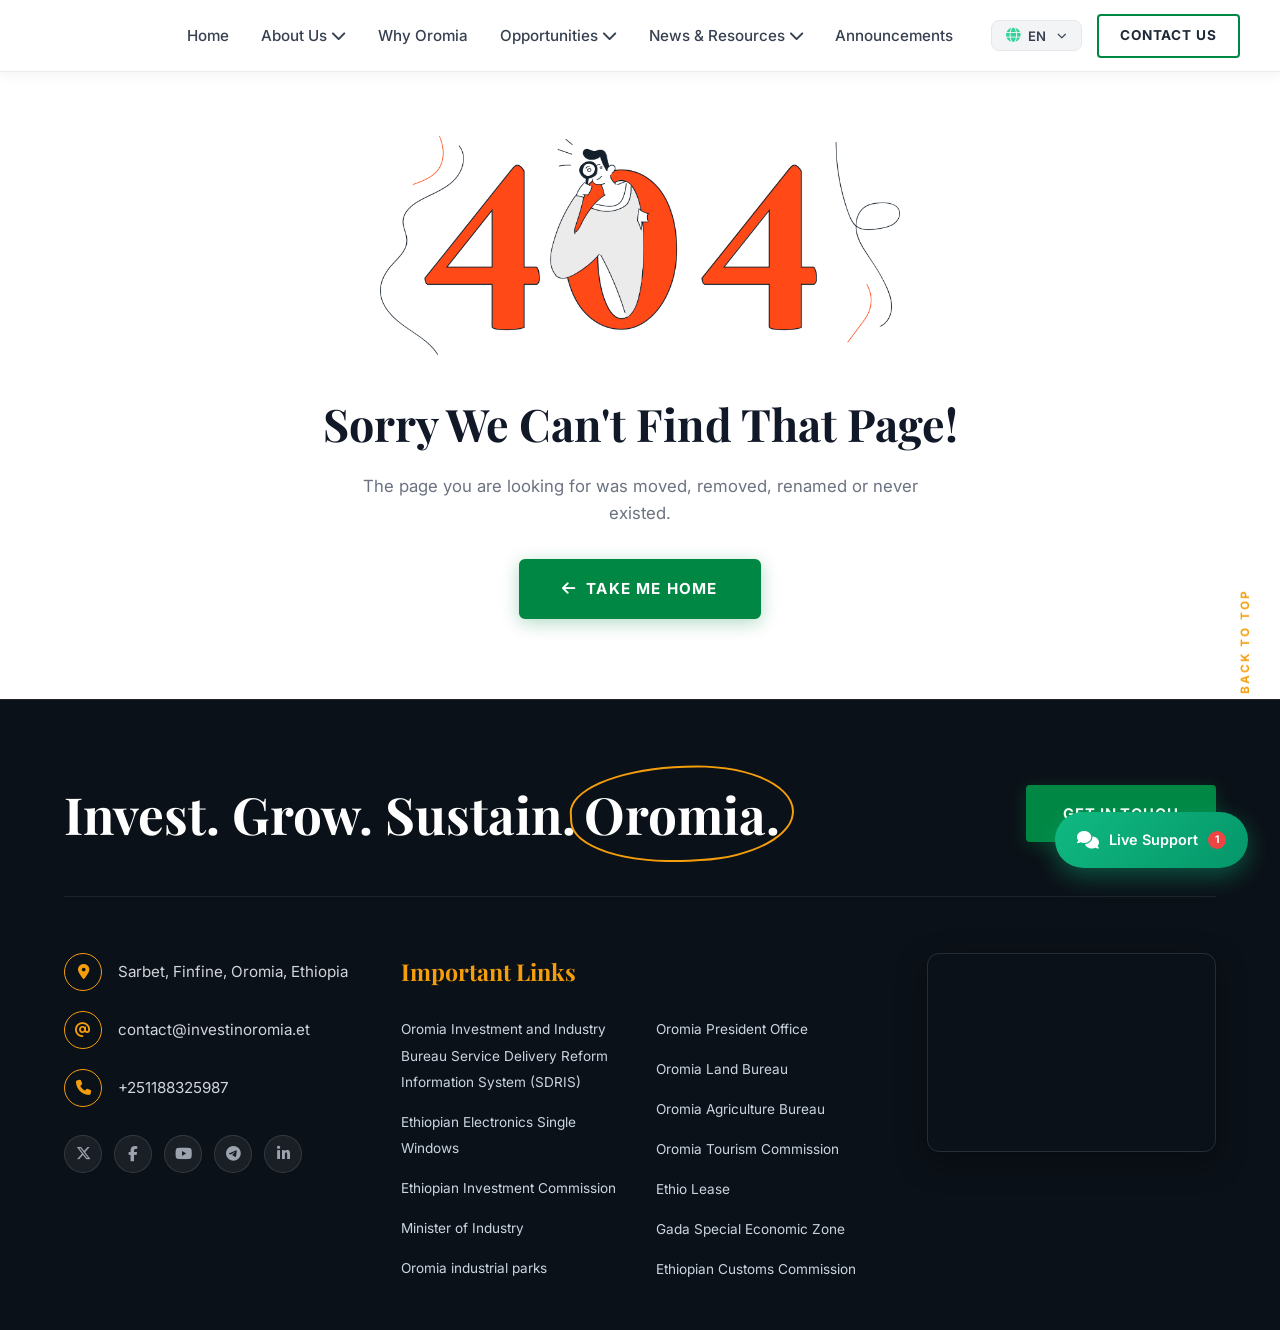
<file: ii/our-services.html>
<!DOCTYPE html>
<html lang="en">
<head>
  <meta charset="UTF-8" />
  <meta name="viewport" content="width=device-width, initial-scale=1.0" />
  <title>Page not found – Oromia Investment and Industry Bureau</title>
  
  <!-- Google Fonts -->
  <link rel="preconnect" href="https://fonts.googleapis.com" />
  <link rel="preconnect" href="https://fonts.gstatic.com" crossorigin />
  <link href="https://fonts.googleapis.com/css2?family=Outfit:wght@400;500;600;700;800&family=Inter:wght@400;500;600;700&family=Playfair+Display:ital,wght@0,600;0,700;0,800;1,600&display=swap" rel="stylesheet" />

  <!-- Font Awesome -->
  <link rel="stylesheet" href="https://cdnjs.cloudflare.com/ajax/libs/font-awesome/6.5.0/css/all.min.css" />
  <link rel="stylesheet" href="style.css" />

  <style>
    /* 404 Page Custom Styles */
    body {
      background: #ffffff;
      color: #1f2937;
      min-height: 100vh;
      display: flex;
      flex-direction: column;
    }
    
    .error-404-container {
      flex: 1;
      display: flex;
      flex-direction: column;
      align-items: center;
      justify-content: center;
      padding: 4rem 1.5rem 5rem;
      text-align: center;
      background: #ffffff;
    }
    
    .error-404-img-wrap {
      max-width: 520px;
      width: 100%;
      margin: 0 auto 2rem;
    }
    .error-404-img-wrap img {
      width: 100%;
      height: auto;
      display: block;
      margin: 0 auto;
    }

    .error-404-title {
      font-family: 'Playfair Display', Georgia, serif;
      font-size: clamp(2rem, 4.5vw, 2.8rem);
      font-weight: 700;
      color: #111827;
      margin-bottom: 0.75rem;
    }

    .error-404-desc {
      font-family: 'Inter', sans-serif;
      font-size: 1.05rem;
      color: #6b7280;
      max-width: 560px;
      margin: 0 auto 2rem;
      line-height: 1.6;
    }

    /* TAKE ME HOME BUTTON */
    .btn-take-me-home {
      display: inline-flex;
      align-items: center;
      justify-content: center;
      gap: 0.6rem;
      background: #008744;
      color: #ffffff !important;
      font-family: 'Inter', sans-serif;
      font-weight: 700;
      font-size: 0.95rem;
      letter-spacing: 0.08em;
      text-transform: uppercase;
      padding: 0.95rem 2.6rem;
      border-radius: 6px;
      border: 2px solid #008744;
      box-shadow: 0 4px 18px rgba(0,135,68,0.3);
      transition: all 0.3s cubic-bezier(0.4, 0, 0.2, 1);
      cursor: pointer;
      text-decoration: none;
    }
    .btn-take-me-home:hover {
      background: #007038;
      border-color: #007038;
      transform: translateY(-3px);
      box-shadow: 0 8px 24px rgba(0,135,68,0.45);
    }
  </style>
</head>
<body>

  <!-- ===== NAVBAR (Screenshot Match) ===== -->
  <header class="navbar" id="navbar" role="banner">
    <div class="container nav-inner">
      <nav class="nav-links" id="nav-links" aria-label="Main navigation">
        <a href="index.html" class="nav-link">Home</a>
        <div class="nav-dropdown">
          <a href="index.html#about-oiib" class="nav-link">About Us <i class="fas fa-chevron-down"></i></a>
          <div class="dropdown-menu">
            <a href="index.html#about-oiib">About OIIB</a>
            <a href="index.html#values">Our Values</a>
            <a href="index.html#team">Our Team</a>
            <a href="index.html#faq">FAQ</a>
          </div>
        </div>
        <a href="index.html#why" class="nav-link">Why Oromia</a>
        <div class="nav-dropdown">
          <a href="index.html#sectors" class="nav-link">Opportunities <i class="fas fa-chevron-down"></i></a>
          <div class="dropdown-menu">
            <a href="our-services.html">Our Services</a>
            <a href="index.html#sectors">Investment Sectors</a>
            <a href="index.html#apply">Apply Online</a>
            <a href="index.html#incentives">Incentives</a>
            <a href="index.html#track">Track Application</a>
          </div>
        </div>
        <div class="nav-dropdown">
          <a href="index.html#news" class="nav-link">News &amp; Resources <i class="fas fa-chevron-down"></i></a>
          <div class="dropdown-menu">
            <a href="index.html#news">News</a>
            <a href="index.html#resources">Resources</a>
          </div>
        </div>
        <a href="index.html#news" class="nav-link">Announcements</a>
      </nav>

      <div class="nav-actions">
        <!-- 3-Language Dropdown -->
        <div class="lang-dropdown" id="lang-dropdown" role="navigation" aria-label="Language selector">
          <button class="lang-dropdown-toggle" id="lang-toggle" aria-expanded="false" aria-haspopup="listbox">
            <i class="fas fa-globe"></i>
            <span id="lang-current">EN</span>
            <i class="fas fa-chevron-down lang-chevron"></i>
          </button>
          <ul class="lang-dropdown-menu" id="lang-menu" role="listbox" aria-label="Select language">
            <li role="option" aria-selected="true" data-lang="en" class="lang-option active">
              <span class="lang-flag">EN</span> English
            </li>
            <li role="option" aria-selected="false" data-lang="am" class="lang-option">
              <span class="lang-flag">አማ</span> አማርኛ
            </li>
            <li role="option" aria-selected="false" data-lang="om" class="lang-option">
              <span class="lang-flag">OM</span> Afaan Oromoo
            </li>
          </ul>
        </div>

        <a href="index.html#contact" class="btn-contact-nav">CONTACT US</a>

        <button class="hamburger" id="hamburger" aria-label="Open menu" aria-expanded="false" aria-controls="nav-links">
          <span></span><span></span><span></span>
        </button>
      </div>
    </div>
  </header>

  <!-- ===== 404 CONTENT (Matching Image 1 Exactly) ===== -->
  <main class="error-404-container">
    <div class="error-404-img-wrap">
      <img src="images/404.png" alt="404 - Page Not Found" />
    </div>
    
    <h1 class="error-404-title">Sorry We Can't Find That Page!</h1>
    <p class="error-404-desc">The page you are looking for was moved, removed, renamed or never existed.</p>
    
    <!-- TAKE ME HOME BUTTON -->
    <a href="index.html" class="btn-take-me-home" id="btn-take-me-home">
      <i class="fas fa-arrow-left"></i> TAKE ME HOME
    </a>
  </main>

  <!-- ===== AUTHENTIC FOOTER (Matching Image 2 Exactly) ===== -->
  <footer class="authentic-footer" id="contact" role="contentinfo">
    <div class="container">
      <!-- Footer Top Banner -->
      <div class="footer-top-banner">
        <div class="footer-slogan-wrap">
          <span class="footer-slogan-text">Invest. Grow. Sustain.</span>
          <span class="footer-slogan-highlight">Oromia.</span>
        </div>
        <a href="index.html#contact" class="footer-btn-getintouch">GET IN TOUCH</a>
      </div>

      <!-- Footer Columns -->
      <div class="footer-main-grid">
        <!-- Col 1: Contact Details & Social Icons -->
        <div class="footer-col-contact">
          <div class="footer-contact-item">
            <div class="fci-icon"><i class="fas fa-map-marker-alt"></i></div>
            <div class="fci-text">Sarbet, Finfine, Oromia, Ethiopia</div>
          </div>
          <div class="footer-contact-item">
            <div class="fci-icon"><i class="fas fa-at"></i></div>
            <div class="fci-text"><a href="mailto:contact@investinoromia.et">contact@investinoromia.et</a></div>
          </div>
          <div class="footer-contact-item">
            <div class="fci-icon"><i class="fas fa-phone"></i></div>
            <div class="fci-text"><a href="tel:+251188325987">+251188325987</a></div>
          </div>

          <!-- Social Media Round Pills -->
          <div class="footer-social-row">
            <a href="https://x.com/investinoromia1" target="_blank" rel="noopener" aria-label="Twitter"><i class="fab fa-x-twitter"></i></a>
            <a href="https://web.facebook.com/oromiainvestc/" target="_blank" rel="noopener" aria-label="Facebook"><i class="fab fa-facebook-f"></i></a>
            <a href="https://www.youtube.com/@OromiaInvestmentandIndustryBur" target="_blank" rel="noopener" aria-label="YouTube"><i class="fab fa-youtube"></i></a>
            <a href="https://t.me/OromiaInvestmentandIndustryBurea" target="_blank" rel="noopener" aria-label="Telegram"><i class="fab fa-telegram"></i></a>
            <a href="https://www.linkedin.com/in/oromia-investment-and-industry-bureau-42355a318/" target="_blank" rel="noopener" aria-label="LinkedIn"><i class="fab fa-linkedin-in"></i></a>
          </div>
        </div>

        <!-- Col 2 & 3: Important Links -->
        <div class="footer-col-links">
          <h3 class="footer-links-title">Important Links</h3>
          <div class="footer-links-two-cols">
            <ul>
              <li><a href="https://www.biio.gov.et" target="_blank" rel="noopener">Oromia Investment and Industry Bureau Service Delivery Reform Information System (SDRIS)</a></li>
              <li><a href="https://esw.et/esw-trd/" target="_blank" rel="noopener">Ethiopian Electronics Single Windows</a></li>
              <li><a href="https://investethiopia.gov.et/" target="_blank" rel="noopener">Ethiopian Investment Commission</a></li>
              <li><a href="https://www.moi.gov.et" target="_blank" rel="noopener">Minister of Industry</a></li>
              <li><a href="https://www.oipdc.org/" target="_blank" rel="noopener">Oromia industrial parks</a></li>
            </ul>
            <ul>
              <li><a href="https://www.oromia.gov.et/" target="_blank" rel="noopener">Oromia President Office</a></li>
              <li><a href="#">Oromia Land Bureau</a></li>
              <li><a href="#">Oromia Agriculture Bureau</a></li>
              <li><a href="#">Oromia Tourism Commission</a></li>
              <li><a href="#">Ethio Lease</a></li>
              <li><a href="https://www.gadasez.gov.et/" target="_blank" rel="noopener">Gada Special Economic Zone</a></li>
              <li><a href="https://customs.erca.gov.et/trade/" target="_blank" rel="noopener">Ethiopian Customs Commission</a></li>
            </ul>
          </div>
        </div>

        <!-- Col 4: Google Map Embed -->
        <div class="footer-col-map">
          <div class="footer-map-card">
            <iframe
              src="https://www.google.com/maps/embed?pb=!1m18!1m12!1m3!1d3940.5377!2d38.7573!3d8.9806!2m3!1f0!2f0!3f0!3m2!1i1024!2i768!4f13.1!3m3!1m2!1s0x164b85cef5ab402d%3A0x8467b6b037a24d49!2sSarbet%2C%20Addis%20Ababa!5e0!3m2!1sen!2set!4v1698000000000"
              width="100%" height="190" style="border:0; border-radius:12px;"
              allowfullscreen="" loading="lazy" referrerpolicy="no-referrer-when-downgrade"
              title="OIIB Office Location — Sarbet, Finfine">
            </iframe>
          </div>
        </div>
      </div>
    </div>

    <!-- Vertical Back To Top Label (Right Edge) -->
    <button class="footer-vertical-backtotop" id="vertical-back-to-top" aria-label="Back to top">
      BACK TO TOP
    </button>
  </footer>

  <!-- ===== LIVE SUPPORT CHAT ===== -->
  <div class="chat-fab" id="chat-fab" aria-label="Open live chat" role="button" tabindex="0">
    <div class="chat-fab-icon"><i class="fas fa-comments"></i></div>
    <div class="chat-fab-label">Live Support</div>
    <div class="chat-badge" id="chat-badge">1</div>
  </div>

  <div class="chat-window" id="chat-window" aria-label="Live support chat" aria-hidden="true">
    <div class="chat-header">
      <div class="chat-agent-info">
        <div class="chat-avatar"><i class="fas fa-user-tie"></i></div>
        <div>
          <strong>Investment Advisor</strong>
          <span class="chat-status"><i class="fas fa-circle"></i> Online now</span>
        </div>
      </div>
      <button id="chat-close" aria-label="Close chat"><i class="fas fa-times"></i></button>
    </div>
    <div class="chat-messages" id="chat-messages" role="log" aria-live="polite">
      <div class="chat-msg agent">
        <div class="msg-bubble">👋 Need help finding information or services? How can I assist you today?</div>
        <div class="msg-time">Now</div>
      </div>
    </div>
    <div class="chat-input-row">
      <input type="text" id="chat-input" placeholder="Type your message…" aria-label="Chat message" autocomplete="off" />
      <button id="chat-send" aria-label="Send message"><i class="fas fa-paper-plane"></i></button>
    </div>
  </div>

  <script src="script.js"></script>
</body>
</html>
</file>
<file: ii/style.css>
/* =============================================
   OROMIA INVEST — Improved Design System
   Fixes all 9 weaknesses while preserving strengths
   ============================================= */

/* === RESET & BASE === */
*, *::before, *::after { box-sizing: border-box; margin: 0; padding: 0; }
html { scroll-behavior: smooth; font-size: 16px; }
body {
  font-family: 'Inter', 'Outfit', system-ui, sans-serif;
  background: #0d0f14;
  color: #e2e8f0;
  line-height: 1.65;
  overflow-x: hidden;
}
a { color: inherit; text-decoration: none; }
ul { list-style: none; }
img { max-width: 100%; display: block; }
button { font-family: inherit; cursor: pointer; border: none; background: none; }
input, select, textarea { font-family: inherit; }

/* === CSS VARIABLES === */
:root {
  --green-400: #34d399;
  --green-500: #10b981;
  --green-600: #059669;
  --green-700: #047857;
  --green-900: #064e3b;
  --gold: #f59e0b;
  --gold-light: #fbbf24;
  --bg-0: #0d0f14;
  --bg-1: #111827;
  --bg-2: #1f2937;
  --bg-3: #374151;
  --card-bg: rgba(31, 41, 55, 0.7);
  --border: rgba(255,255,255,0.07);
  --text-muted: #9ca3af;
  --text-light: #d1fae5;
  --radius-sm: 8px;
  --radius-md: 14px;
  --radius-lg: 20px;
  --radius-xl: 28px;
  --shadow-card: 0 4px 24px rgba(0,0,0,0.35);
  --shadow-glow: 0 0 40px rgba(16, 185, 129, 0.15);
  --transition: all 0.3s cubic-bezier(0.4, 0, 0.2, 1);
}

/* === UTILITIES === */
.container { max-width: 1200px; margin: 0 auto; padding: 0 1.5rem; }
.section-pad { padding: 5rem 0; }
.hidden { display: none !important; }
.gradient-text {
  background: linear-gradient(135deg, var(--green-400), var(--gold-light));
  -webkit-background-clip: text; -webkit-text-fill-color: transparent; background-clip: text;
}

/* === SECTION HEADER === */
.section-header { text-align: center; margin-bottom: 3rem; }
.section-header h2 { font-family: 'Outfit', sans-serif; font-size: clamp(1.8rem, 4vw, 2.6rem); font-weight: 800; color: #fff; margin-bottom: 0.75rem; }
.section-header p { color: var(--text-muted); max-width: 600px; margin: 0 auto; font-size: 1.05rem; }
.section-header.light h2 { color: #fff; }
.section-tag {
  display: inline-block;
  padding: 0.3rem 1rem;
  background: rgba(16, 185, 129, 0.12);
  color: var(--green-400);
  border: 1px solid rgba(16, 185, 129, 0.25);
  border-radius: 999px;
  font-size: 0.75rem;
  font-weight: 700;
  letter-spacing: 0.12em;
  text-transform: uppercase;
  margin-bottom: 0.85rem;
}

/* === BUTTONS === */
.btn {
  display: inline-flex; align-items: center; gap: 0.5rem;
  padding: 0.8rem 1.8rem;
  border-radius: 999px;
  font-weight: 600; font-size: 0.95rem;
  transition: var(--transition);
  cursor: pointer; border: 2px solid transparent;
}
.btn-primary { background: linear-gradient(135deg, var(--green-500), var(--green-600)); color: #fff; }
.btn-primary:hover { transform: translateY(-2px); box-shadow: 0 8px 24px rgba(16,185,129,0.4); }
.btn-outline { background: transparent; border-color: var(--green-500); color: var(--green-400); }
.btn-outline:hover { background: rgba(16,185,129,0.1); transform: translateY(-2px); }
.btn-ghost { background: rgba(255,255,255,0.05); color: #fff; border-color: rgba(255,255,255,0.15); }
.btn-ghost:hover { background: rgba(255,255,255,0.1); }
.btn-sm { padding: 0.5rem 1.2rem; font-size: 0.85rem; }
.btn-full { width: 100%; justify-content: center; }

/* === TOAST === */
.toast {
  position: fixed; bottom: 2rem; left: 50%; transform: translateX(-50%) translateY(100px);
  background: var(--green-600); color: #fff;
  padding: 1rem 2rem; border-radius: 999px;
  display: flex; align-items: center; gap: 0.75rem;
  font-weight: 600; z-index: 9999;
  transition: transform 0.4s cubic-bezier(0.4,0,0.2,1), opacity 0.4s;
  box-shadow: 0 8px 32px rgba(0,0,0,0.3);
  opacity: 0;
}
.toast.show { transform: translateX(-50%) translateY(0); opacity: 1; }

/* === OFFLINE BANNER (Weakness #2) === */
.offline-banner {
  position: fixed; top: 0; left: 0; right: 0; z-index: 9998;
  background: #b45309; color: #fff;
  padding: 0.7rem 1.5rem;
  display: flex; align-items: center; justify-content: center; gap: 0.75rem;
  font-size: 0.9rem; font-weight: 500;
}
.offline-banner button { margin-left: auto; background: none; border: none; color: #fff; cursor: pointer; font-size: 1rem; }

/* === TOP BAR === */
.top-bar { background: #0a0c10; border-bottom: 1px solid var(--border); padding: 0.5rem 0; font-size: 0.82rem; }
.top-bar-inner { display: flex; align-items: center; justify-content: flex-end; gap: 1rem; flex-wrap: wrap; }
.top-bar-right { display: flex; align-items: center; gap: 1.25rem; }

/* === LANGUAGE DROPDOWN === */
.lang-dropdown { position: relative; }
.lang-dropdown-toggle {
  display: flex; align-items: center; gap: 0.5rem;
  padding: 0.4rem 0.9rem; border-radius: 8px;
  font-size: 0.82rem; font-weight: 600; color: var(--text-muted);
  transition: var(--transition); background: rgba(255,255,255,0.05);
  border: 1px solid var(--border); cursor: pointer;
}
.lang-dropdown-toggle:hover { color: var(--green-400); border-color: rgba(16,185,129,0.3); background: rgba(16,185,129,0.06); }
.lang-dropdown-toggle .fa-globe { color: var(--green-400); font-size: 0.9rem; }
.lang-chevron { font-size: 0.6rem; transition: transform 0.3s ease; margin-left: 0.15rem; }
.lang-dropdown.open .lang-chevron { transform: rotate(180deg); }
.lang-dropdown-menu {
  display: none; position: absolute; top: calc(100% + 0.5rem); right: 0;
  background: var(--bg-2); border: 1px solid var(--border);
  border-radius: 10px; padding: 0.4rem; min-width: 180px;
  box-shadow: 0 8px 32px rgba(0,0,0,0.5); z-index: 200;
  list-style: none; animation: fadeInDown 0.2s ease;
}
.lang-dropdown.open .lang-dropdown-menu { display: block; }
.lang-option {
  display: flex; align-items: center; gap: 0.65rem;
  padding: 0.6rem 0.85rem; border-radius: 7px;
  font-size: 0.85rem; font-weight: 500; color: var(--text-muted);
  cursor: pointer; transition: var(--transition);
}
.lang-option:hover { background: rgba(16,185,129,0.1); color: var(--green-400); }
.lang-option.active { background: rgba(16,185,129,0.12); color: var(--green-400); font-weight: 600; }
.lang-option.active::after { content: '\f00c'; font-family: 'Font Awesome 6 Free'; font-weight: 900; margin-left: auto; font-size: 0.7rem; }
.lang-flag {
  display: inline-flex; align-items: center; justify-content: center;
  width: 28px; height: 20px; border-radius: 4px;
  background: rgba(255,255,255,0.08); font-size: 0.68rem; font-weight: 700;
  color: #fff; flex-shrink: 0; letter-spacing: 0.02em;
}

/* === NAVBAR === */
.navbar {
  position: sticky; top: 0; z-index: 1000;
  background: rgba(13, 15, 20, 0.92);
  backdrop-filter: blur(20px) saturate(1.4);
  border-bottom: 1px solid var(--border);
  transition: var(--transition);
}
.navbar.scrolled { background: rgba(10,12,16,0.97); box-shadow: 0 4px 24px rgba(0,0,0,0.4); }
.nav-inner { display: flex; align-items: center; gap: 1.5rem; padding: 0.9rem 1.5rem; }
.logo { display: flex; align-items: center; gap: 0.75rem; flex-shrink: 0; }
.logo-icon {
  width: 42px; height: 42px;
  background: linear-gradient(135deg, var(--green-500), var(--green-600));
  border-radius: 12px;
  display: flex; align-items: center; justify-content: center;
  font-size: 1.2rem; color: #fff;
  flex-shrink: 0;
}
.logo-main { font-family: 'Outfit', sans-serif; font-weight: 800; font-size: 1.1rem; color: #fff; display: block; }
.logo-sub { font-size: 0.65rem; color: var(--text-muted); display: block; white-space: nowrap; }
.nav-links { display: flex; align-items: center; gap: 0.25rem; margin-left: auto; }
.nav-link { padding: 0.5rem 0.85rem; border-radius: 8px; font-weight: 500; font-size: 0.9rem; color: var(--text-muted); transition: var(--transition); white-space: nowrap; }
.nav-link:hover, .nav-link.active { color: var(--green-400); background: rgba(16,185,129,0.08); }
.nav-link.cta-nav { background: linear-gradient(135deg, var(--green-500), var(--green-600)); color: #fff; padding: 0.5rem 1.2rem; }
.nav-link.cta-nav:hover { box-shadow: 0 4px 16px rgba(16,185,129,0.4); transform: translateY(-1px); }

/* Nav dropdown */
.nav-dropdown { position: relative; }
.nav-dropdown .dropdown-menu {
  display: none;
  position: absolute; top: calc(100% + 0.5rem); left: 0;
  background: var(--bg-2); border: 1px solid var(--border);
  border-radius: var(--radius-md); padding: 0.5rem;
  min-width: 180px; box-shadow: var(--shadow-card);
  z-index: 100;
}
.nav-dropdown:hover .dropdown-menu { display: flex; flex-direction: column; animation: fadeInDown 0.2s ease; }
.nav-dropdown .dropdown-menu a { padding: 0.55rem 0.85rem; border-radius: 8px; font-size: 0.88rem; color: var(--text-muted); transition: var(--transition); }
.nav-dropdown .dropdown-menu a:hover { background: rgba(16,185,129,0.1); color: var(--green-400); }

/* Nav Search (Weakness #1) */
.nav-search { position: relative; flex: 1; max-width: 320px; }
.nav-search input {
  width: 100%; padding: 0.55rem 2.8rem 0.55rem 1.1rem;
  background: rgba(255,255,255,0.06); border: 1px solid var(--border);
  border-radius: 999px; color: #fff; font-size: 0.85rem;
  transition: var(--transition); outline: none;
}
.nav-search input:focus { border-color: var(--green-500); background: rgba(16,185,129,0.06); box-shadow: 0 0 0 3px rgba(16,185,129,0.15); }
.nav-search input::placeholder { color: var(--text-muted); }
#search-btn { position: absolute; right: 0.7rem; top: 50%; transform: translateY(-50%); color: var(--text-muted); font-size: 0.85rem; }
.search-dropdown {
  display: none; position: absolute; top: calc(100% + 0.5rem); left: 0; right: 0;
  background: var(--bg-2); border: 1px solid var(--border); border-radius: var(--radius-md);
  overflow: hidden; box-shadow: var(--shadow-card); z-index: 200;
}
.search-dropdown.show { display: block; animation: fadeInDown 0.2s ease; }
.search-item { padding: 0.7rem 1rem; color: var(--text-muted); font-size: 0.88rem; cursor: pointer; transition: var(--transition); display: flex; align-items: center; gap: 0.6rem; }
.search-item:hover { background: rgba(16,185,129,0.08); color: var(--green-400); }

/* Hamburger */
.hamburger { display: none; flex-direction: column; gap: 5px; padding: 0.4rem; }
.hamburger span { width: 24px; height: 2px; background: var(--text-muted); border-radius: 2px; transition: var(--transition); }

/* === HERO === */
.hero {
  position: relative; min-height: 100vh;
  display: flex; align-items: center;
  background: linear-gradient(135deg, rgba(10, 15, 13, 0.82) 0%, rgba(13, 26, 20, 0.8) 50%, rgba(10, 12, 16, 0.88) 100%), url('images/hero-slide1.png') center/cover no-repeat;
  overflow: hidden;
}
.hero-bg-overlay {
  position: absolute; inset: 0;
  background:
    radial-gradient(ellipse at 20% 50%, rgba(16,185,129,0.12) 0%, transparent 60%),
    radial-gradient(ellipse at 80% 20%, rgba(245,158,11,0.06) 0%, transparent 50%);
}
.hero-particles { position: absolute; inset: 0; overflow: hidden; pointer-events: none; }
.particle {
  position: absolute; border-radius: 50%;
  background: radial-gradient(circle, rgba(16,185,129,0.4), transparent);
  animation: float linear infinite;
  pointer-events: none;
}
@keyframes float {
  0% { transform: translateY(100vh) scale(0); opacity: 0; }
  10% { opacity: 1; }
  90% { opacity: 0.5; }
  100% { transform: translateY(-100px) scale(1); opacity: 0; }
}
.hero-content { position: relative; z-index: 2; max-width: 800px; padding: 6rem 0 4rem; }
.hero-badge {
  display: inline-flex; align-items: center; gap: 0.5rem;
  padding: 0.4rem 1.1rem; margin-bottom: 1.5rem;
  background: rgba(245,158,11,0.1); border: 1px solid rgba(245,158,11,0.3);
  border-radius: 999px; color: var(--gold); font-size: 0.82rem; font-weight: 600;
  animation: fadeInUp 0.6s ease 0.2s both;
}
.hero-title {
  font-family: 'Outfit', sans-serif;
  font-size: clamp(2.5rem, 7vw, 4.5rem);
  font-weight: 900; line-height: 1.08;
  color: #fff; margin-bottom: 1.25rem;
  animation: fadeInUp 0.6s ease 0.3s both;
}
.hero-subtitle {
  font-size: clamp(1rem, 2.5vw, 1.2rem);
  color: var(--text-muted); max-width: 580px;
  margin-bottom: 2rem;
  animation: fadeInUp 0.6s ease 0.4s both;
}
.hero-cta { display: flex; gap: 1rem; flex-wrap: wrap; margin-bottom: 3rem; animation: fadeInUp 0.6s ease 0.5s both; }
.hero-stats {
  display: flex; gap: 0; flex-wrap: wrap;
  background: rgba(255,255,255,0.04); border: 1px solid var(--border);
  border-radius: var(--radius-lg); overflow: hidden; backdrop-filter: blur(10px);
  animation: fadeInUp 0.6s ease 0.6s both;
}
.stat-item { padding: 1.25rem 2rem; flex: 1; min-width: 120px; }
.stat-number {
  font-family: 'Outfit', sans-serif; font-size: clamp(1.5rem, 3vw, 2rem);
  font-weight: 800; color: var(--green-400); display: block; line-height: 1.1;
}
.stat-label { font-size: 0.75rem; color: var(--text-muted); text-transform: uppercase; letter-spacing: 0.05em; }
.stat-divider { width: 1px; background: var(--border); }
.data-freshness {
  display: flex; align-items: center; gap: 0.5rem;
  color: var(--green-400); font-size: 0.8rem; margin-top: 1rem;
  animation: fadeInUp 0.6s ease 0.7s both;
}
.scroll-down {
  position: absolute; bottom: 2rem; left: 50%; transform: translateX(-50%);
  color: var(--text-muted); font-size: 1.2rem; animation: bounce 2s infinite;
  z-index: 2;
}
@keyframes bounce { 0%,100% { transform: translateX(-50%) translateY(0); } 50% { transform: translateX(-50%) translateY(8px); } }

/* === STATUS RIBBON (Weakness #5) === */
.status-ribbon { background: rgba(16,185,129,0.06); border-bottom: 1px solid rgba(16,185,129,0.15); padding: 0.6rem 0; }
.status-inner { display: flex; align-items: center; gap: 2rem; flex-wrap: wrap; }
.status-item { display: flex; align-items: center; gap: 0.5rem; font-size: 0.8rem; color: var(--text-muted); }
.status-dot { width: 8px; height: 8px; border-radius: 50%; background: var(--green-400); box-shadow: 0 0 6px var(--green-400); animation: pulse-dot 2s infinite; }
.status-item.status-ok { color: var(--green-400); }
@keyframes pulse-dot { 0%,100% { opacity:1; } 50% { opacity:0.4; } }

/* === QUICK ACCESS (Weakness #1) === */
.quick-access { background: var(--bg-1); }
.qa-grid { display: grid; grid-template-columns: repeat(auto-fit, minmax(280px, 1fr)); gap: 1.25rem; }
.qa-card {
  display: flex; align-items: flex-start; gap: 1.1rem;
  padding: 1.5rem; border-radius: var(--radius-md);
  background: var(--card-bg); border: 1px solid var(--border);
  transition: var(--transition); position: relative; overflow: hidden;
}
.qa-card::before {
  content: ''; position: absolute; inset: 0;
  background: linear-gradient(135deg, rgba(16,185,129,0.06), transparent);
  opacity: 0; transition: var(--transition);
}
.qa-card:hover { border-color: rgba(16,185,129,0.4); transform: translateY(-4px); box-shadow: var(--shadow-glow); }
.qa-card:hover::before { opacity: 1; }
.qa-icon { width: 48px; height: 48px; border-radius: 12px; background: rgba(16,185,129,0.12); display: flex; align-items: center; justify-content: center; font-size: 1.3rem; color: var(--green-400); flex-shrink: 0; }
.qa-card h3 { font-family: 'Outfit', sans-serif; font-weight: 700; font-size: 0.98rem; color: #fff; margin-bottom: 0.3rem; }
.qa-card p { font-size: 0.83rem; color: var(--text-muted); }
.qa-arrow { margin-left: auto; color: var(--text-muted); font-size: 0.9rem; transition: var(--transition); flex-shrink: 0; align-self: center; }
.qa-card:hover .qa-arrow { color: var(--green-400); transform: translateX(4px); }

/* === WHY OROMIA === */
.why-oromia { background: linear-gradient(135deg, #0d1a14 0%, #0a1a10 100%); }
.why-grid { display: grid; grid-template-columns: repeat(auto-fit, minmax(280px, 1fr)); gap: 1.25rem; }
.why-card {
  padding: 2rem 1.75rem; border-radius: var(--radius-md);
  background: rgba(255,255,255,0.04); border: 1px solid rgba(255,255,255,0.07);
  transition: var(--transition); text-align: center;
}
.why-card:hover { border-color: rgba(16,185,129,0.3); transform: translateY(-4px); }
.why-icon { width: 60px; height: 60px; border-radius: 16px; background: rgba(16,185,129,0.1); display: flex; align-items: center; justify-content: center; font-size: 1.5rem; color: var(--green-400); margin: 0 auto 1.25rem; }
.why-card h3 { font-family: 'Outfit', sans-serif; font-weight: 700; font-size: 1.05rem; color: #fff; margin-bottom: 0.6rem; }
.why-card p { font-size: 0.88rem; color: var(--text-muted); }

/* === SECTORS (Weakness #1) === */
.sectors { background: var(--bg-0); }
.sector-tabs { display: flex; gap: 0.5rem; flex-wrap: wrap; margin-bottom: 2rem; }
.tab-btn {
  display: flex; align-items: center; gap: 0.5rem;
  padding: 0.65rem 1.4rem; border-radius: 999px;
  background: rgba(255,255,255,0.05); border: 1px solid var(--border);
  color: var(--text-muted); font-weight: 600; font-size: 0.88rem;
  transition: var(--transition); cursor: pointer;
}
.tab-btn:hover { border-color: rgba(16,185,129,0.3); color: var(--green-400); }
.tab-btn.active { background: linear-gradient(135deg, var(--green-500), var(--green-600)); border-color: transparent; color: #fff; box-shadow: 0 4px 16px rgba(16,185,129,0.3); }
.sector-panels { position: relative; }
.sector-panel {
  display: none; grid-template-columns: 1fr 1fr; gap: 2.5rem; align-items: center;
  background: var(--card-bg); border: 1px solid var(--border);
  border-radius: var(--radius-xl); padding: 2.5rem; overflow: hidden;
}
.sector-panel.active { display: grid; animation: fadeInUp 0.4s ease; }
.sector-img { position: relative; border-radius: var(--radius-lg); overflow: hidden; min-height: 340px; }
.sector-img img { width: 100%; height: 100%; object-fit: cover; position: absolute; inset: 0; filter: brightness(0.85); transition: transform 0.6s cubic-bezier(0.25, 1, 0.5, 1), filter 0.6s ease; }
.sector-panel:hover .sector-img img { transform: scale(1.06); filter: brightness(0.95); }
.sector-img > *:not(img) { position: relative; z-index: 1; }
.sector-img-badge {
  position: absolute; bottom: 1rem; left: 1rem;
  background: rgba(0,0,0,0.7); backdrop-filter: blur(8px);
  padding: 0.4rem 0.9rem; border-radius: 999px;
  font-size: 0.78rem; font-weight: 600; color: var(--green-400);
  display: flex; align-items: center; gap: 0.4rem;
}
.sector-info h3 { font-family: 'Outfit', sans-serif; font-weight: 800; font-size: 1.6rem; color: #fff; margin-bottom: 1rem; }
.sector-info p { color: var(--text-muted); font-size: 0.95rem; margin-bottom: 1.5rem; }
.sector-highlights { display: flex; flex-direction: column; gap: 0.6rem; margin-bottom: 1.75rem; }
.sector-highlights li { display: flex; align-items: center; gap: 0.6rem; font-size: 0.9rem; color: var(--text-light); }
.sector-highlights .fa-check-circle { color: var(--green-400); flex-shrink: 0; }
.sector-cta-row { display: flex; gap: 0.75rem; flex-wrap: wrap; }

/* === INCENTIVES === */
.incentives { background: var(--bg-1); }
.incentives-grid { display: grid; grid-template-columns: repeat(auto-fit, minmax(280px, 1fr)); gap: 1.25rem; }
.incentive-card {
  padding: 2rem 1.75rem; border-radius: var(--radius-md);
  background: var(--card-bg); border: 1px solid var(--border);
  transition: var(--transition); position: relative; overflow: hidden;
}
.incentive-card::after {
  content: ''; position: absolute; bottom: 0; left: 0; right: 0;
  height: 3px; background: linear-gradient(90deg, var(--green-500), var(--gold));
  transform: scaleX(0); transform-origin: left; transition: var(--transition);
}
.incentive-card:hover::after { transform: scaleX(1); }
.incentive-card:hover { border-color: rgba(16,185,129,0.3); transform: translateY(-4px); }
.inc-icon { font-size: 1.6rem; color: var(--green-400); margin-bottom: 1rem; }
.incentive-card h3 { font-family: 'Outfit', sans-serif; font-weight: 700; font-size: 1rem; color: #fff; margin-bottom: 0.5rem; }
.incentive-card p { font-size: 0.87rem; color: var(--text-muted); }

/* === APPLY SECTION (Weaknesses #1, #9) === */
.apply-section { background: var(--bg-0); }
.apply-grid { display: grid; grid-template-columns: 1fr 1fr; gap: 3rem; align-items: start; }
.apply-info .section-tag { margin-bottom: 1rem; }
.apply-info h2 { font-family: 'Outfit', sans-serif; font-weight: 800; font-size: 2rem; color: #fff; margin-bottom: 1rem; }
.apply-info > p { color: var(--text-muted); margin-bottom: 2rem; }
.apply-steps { display: flex; flex-direction: column; gap: 1.25rem; }
.apply-steps li { display: flex; gap: 1rem; align-items: flex-start; }
.step-num {
  width: 36px; height: 36px; border-radius: 50%; flex-shrink: 0;
  background: linear-gradient(135deg, var(--green-500), var(--green-600));
  color: #fff; font-weight: 800; font-size: 0.9rem;
  display: flex; align-items: center; justify-content: center;
}
.step-text strong { display: block; color: #fff; font-weight: 600; margin-bottom: 0.2rem; font-size: 0.95rem; }
.step-text span { font-size: 0.85rem; color: var(--text-muted); }
.apply-form-card {
  background: var(--card-bg); border: 1px solid var(--border);
  border-radius: var(--radius-xl); padding: 2rem;
  backdrop-filter: blur(10px);
}
.apply-form-card h3 { font-family: 'Outfit', sans-serif; font-weight: 800; font-size: 1.4rem; color: #fff; margin-bottom: 1.5rem; }
.form-group { margin-bottom: 1.1rem; }
.form-group label { display: block; font-size: 0.83rem; font-weight: 600; color: var(--text-muted); margin-bottom: 0.4rem; text-transform: uppercase; letter-spacing: 0.04em; }
.form-group input, .form-group select, .form-group textarea {
  width: 100%; padding: 0.75rem 1rem;
  background: rgba(255,255,255,0.05); border: 1px solid var(--border);
  border-radius: var(--radius-sm); color: #fff; font-size: 0.9rem;
  transition: var(--transition); outline: none; appearance: none;
}
.form-group select { background-image: url("data:image/svg+xml,%3Csvg xmlns='http://www.w3.org/2000/svg' width='12' height='8' viewBox='0 0 12 8'%3E%3Cpath fill='%239ca3af' d='M6 8L0 0h12z'/%3E%3C/svg%3E"); background-repeat: no-repeat; background-position: right 1rem center; }
.form-group select option { background: #1f2937; color: #fff; }
.form-group input:focus, .form-group select:focus, .form-group textarea:focus {
  border-color: var(--green-500); background: rgba(16,185,129,0.06);
  box-shadow: 0 0 0 3px rgba(16,185,129,0.15);
}
.form-group input::placeholder, .form-group textarea::placeholder { color: var(--bg-3); }
.field-error { display: block; font-size: 0.78rem; color: #f87171; margin-top: 0.3rem; min-height: 1em; }
.form-note { font-size: 0.78rem; color: var(--text-muted); text-align: center; margin-top: 1rem; display: flex; align-items: center; justify-content: center; gap: 0.4rem; }
.form-note .fa-shield-halved { color: var(--green-400); }

/* === TRACKER (Weakness #9) === */
.tracker-section { background: var(--bg-1); }
.tracker-card { background: var(--card-bg); border: 1px solid var(--border); border-radius: var(--radius-xl); padding: 2.5rem; }
.tracker-input-row { display: flex; gap: 1rem; margin-bottom: 2.5rem; flex-wrap: wrap; }
.tracker-input-row input {
  flex: 1; padding: 0.85rem 1.25rem;
  background: rgba(255,255,255,0.05); border: 1px solid var(--border);
  border-radius: var(--radius-md); color: #fff; font-size: 0.9rem;
  outline: none; transition: var(--transition); min-width: 200px;
}
.tracker-input-row input:focus { border-color: var(--green-500); }
.tracker-input-row input::placeholder { color: var(--bg-3); }
.tracker-progress { display: flex; align-items: center; gap: 0; overflow-x: auto; padding-bottom: 1rem; }
.tp-step { display: flex; flex-direction: column; align-items: center; gap: 0.5rem; flex-shrink: 0; }
.tp-icon {
  width: 52px; height: 52px; border-radius: 50%;
  background: rgba(255,255,255,0.05); border: 2px solid var(--border);
  display: flex; align-items: center; justify-content: center;
  font-size: 1.1rem; color: var(--text-muted); transition: var(--transition);
}
.tp-step.completed .tp-icon { background: rgba(16,185,129,0.15); border-color: var(--green-500); color: var(--green-400); }
.tp-step.active .tp-icon { background: rgba(16,185,129,0.2); border-color: var(--green-400); color: var(--green-400); box-shadow: 0 0 0 6px rgba(16,185,129,0.1); }
.tp-label { font-size: 0.75rem; font-weight: 600; color: var(--text-muted); text-align: center; max-width: 80px; }
.tp-date { font-size: 0.68rem; color: var(--text-muted); text-align: center; }
.tp-step.completed .tp-label, .tp-step.active .tp-label { color: var(--green-400); }
.tp-line { flex: 1; height: 2px; background: var(--border); min-width: 40px; transition: var(--transition); }
.tp-line.completed { background: var(--green-500); }
.tp-line.active { background: linear-gradient(90deg, var(--green-500), var(--border)); }
.tracker-demo-note { font-size: 0.78rem; color: var(--text-muted); text-align: center; margin-top: 1.5rem; }

/* === CHAT FAB (Weakness #4) === */
.chat-fab {
  position: fixed; bottom: 2rem; right: 2rem; z-index: 900;
  display: flex; align-items: center; gap: 0.6rem;
  background: linear-gradient(135deg, var(--green-500), var(--green-600));
  color: #fff; padding: 0.85rem 1.4rem; border-radius: 999px;
  cursor: pointer; box-shadow: 0 8px 24px rgba(16,185,129,0.4);
  transition: var(--transition); font-weight: 600; font-size: 0.9rem;
}
.chat-fab:hover { transform: translateY(-3px); box-shadow: 0 12px 32px rgba(16,185,129,0.5); }
.chat-fab-icon { font-size: 1.1rem; }
.chat-badge {
  width: 18px; height: 18px; border-radius: 50%; background: #ef4444;
  color: #fff; font-size: 0.65rem; font-weight: 700;
  display: flex; align-items: center; justify-content: center;
}
.chat-window {
  position: fixed; bottom: 6.5rem; right: 2rem; z-index: 901;
  width: 360px; max-height: 520px; border-radius: var(--radius-xl);
  background: var(--bg-1); border: 1px solid var(--border);
  box-shadow: 0 16px 48px rgba(0,0,0,0.5);
  display: flex; flex-direction: column; overflow: hidden;
  transform: scale(0.8) translateY(20px); opacity: 0;
  pointer-events: none; transition: all 0.3s cubic-bezier(0.4,0,0.2,1);
  transform-origin: bottom right;
}
.chat-window.open { transform: scale(1) translateY(0); opacity: 1; pointer-events: all; }
.chat-header {
  display: flex; align-items: center; justify-content: space-between;
  padding: 1rem 1.25rem; background: linear-gradient(135deg, var(--green-700), var(--green-600));
}
.chat-agent-info { display: flex; align-items: center; gap: 0.75rem; }
.chat-avatar { width: 36px; height: 36px; border-radius: 50%; background: rgba(255,255,255,0.2); display: flex; align-items: center; justify-content: center; font-size: 1rem; }
.chat-agent-info strong { color: #fff; font-size: 0.9rem; display: block; }
.chat-status { font-size: 0.73rem; color: rgba(255,255,255,0.75); display: flex; align-items: center; gap: 0.3rem; }
.chat-status .fa-circle { font-size: 0.4rem; color: #4ade80; }
#chat-close { color: rgba(255,255,255,0.7); font-size: 1rem; padding: 0.25rem; }
#chat-close:hover { color: #fff; }
.chat-messages { flex: 1; padding: 1rem; overflow-y: auto; display: flex; flex-direction: column; gap: 0.75rem; }
.chat-msg { display: flex; flex-direction: column; }
.chat-msg.agent .msg-bubble { background: rgba(255,255,255,0.06); border-radius: 0 12px 12px 12px; align-self: flex-start; }
.chat-msg.user .msg-bubble { background: rgba(16,185,129,0.15); border: 1px solid rgba(16,185,129,0.3); border-radius: 12px 0 12px 12px; align-self: flex-end; }
.msg-bubble { padding: 0.75rem 1rem; font-size: 0.85rem; color: var(--text-light); max-width: 85%; }
.msg-time { font-size: 0.68rem; color: var(--text-muted); margin-top: 0.3rem; padding: 0 0.5rem; }
.chat-msg.user .msg-time { text-align: right; }
.chat-quick-replies { display: flex; flex-wrap: wrap; gap: 0.4rem; padding: 0 1rem 0.5rem; }
.quick-reply {
  padding: 0.3rem 0.8rem; border-radius: 999px;
  background: rgba(16,185,129,0.1); border: 1px solid rgba(16,185,129,0.25);
  color: var(--green-400); font-size: 0.75rem; font-weight: 600;
  cursor: pointer; transition: var(--transition);
}
.quick-reply:hover { background: rgba(16,185,129,0.2); }
.chat-input-row {
  display: flex; gap: 0.5rem; padding: 0.75rem 1rem;
  border-top: 1px solid var(--border);
}
#chat-input {
  flex: 1; padding: 0.65rem 1rem;
  background: rgba(255,255,255,0.05); border: 1px solid var(--border);
  border-radius: 999px; color: #fff; font-size: 0.85rem;
  outline: none; transition: var(--transition);
}
#chat-input:focus { border-color: var(--green-500); }
#chat-input::placeholder { color: var(--bg-3); }
#chat-send {
  width: 36px; height: 36px; border-radius: 50%;
  background: linear-gradient(135deg, var(--green-500), var(--green-600));
  color: #fff; display: flex; align-items: center; justify-content: center;
  flex-shrink: 0; transition: var(--transition);
}
#chat-send:hover { transform: scale(1.1); }

/* === RESOURCES (Weaknesses #2, #6) === */
.resources { background: var(--bg-0); }
.resources-grid { display: grid; grid-template-columns: repeat(auto-fit, minmax(340px, 1fr)); gap: 1.25rem; }
.resource-card {
  display: flex; align-items: center; gap: 1rem;
  padding: 1.5rem; border-radius: var(--radius-md);
  background: var(--card-bg); border: 1px solid var(--border);
  transition: var(--transition);
}
.resource-card:hover { border-color: rgba(16,185,129,0.3); transform: translateX(4px); }
.res-icon { font-size: 2.2rem; color: var(--green-400); flex-shrink: 0; }
.res-icon.fa-file-pdf { color: #f87171; }
.res-icon.fa-file-powerpoint { color: #fb923c; }
.res-icon.fa-video { color: #a78bfa; }
.res-body { flex: 1; }
.res-body h4 { font-weight: 700; font-size: 0.9rem; color: #fff; margin-bottom: 0.3rem; }
.res-body p { font-size: 0.8rem; color: var(--text-muted); margin-bottom: 0.4rem; }
.res-meta { display: flex; gap: 1rem; font-size: 0.72rem; color: var(--text-muted); }
.res-updated { color: var(--green-400); }
.res-download { flex-shrink: 0; white-space: nowrap; }

/* === NEWS === */
.news-section { background: var(--bg-1); }
.news-grid { display: grid; grid-template-columns: 1.6fr 1fr 1fr; gap: 1.5rem; }
.news-card { border-radius: var(--radius-md); background: var(--card-bg); border: 1px solid var(--border); overflow: hidden; transition: var(--transition); display: flex; flex-direction: column; }
.news-card:hover { border-color: rgba(16,185,129,0.3); transform: translateY(-4px); box-shadow: var(--shadow-card); }
.news-img-placeholder { height: 170px; overflow: hidden; position: relative; background: #111827; }
.news-img-placeholder img { width: 100%; height: 100%; object-fit: cover; transition: transform 0.5s ease; filter: brightness(0.9); }
.news-card:hover .news-img-placeholder img { transform: scale(1.07); filter: brightness(1); }
.news-card.featured .news-img-placeholder { height: 230px; }
.news-body { padding: 1.25rem; flex: 1; display: flex; flex-direction: column; }
.news-tag { font-size: 0.7rem; font-weight: 700; text-transform: uppercase; color: var(--green-400); letter-spacing: 0.1em; margin-right: 0.75rem; }
.news-date { font-size: 0.75rem; color: var(--text-muted); }
.news-body h3 { font-family: 'Outfit', sans-serif; font-weight: 700; font-size: 0.95rem; color: #fff; margin: 0.6rem 0; line-height: 1.35; flex: 1; }
.news-body p { font-size: 0.83rem; color: var(--text-muted); margin-bottom: 1rem; }
.news-read-more { font-size: 0.82rem; font-weight: 600; color: var(--green-400); display: flex; align-items: center; gap: 0.4rem; transition: var(--transition); margin-top: auto; }
.news-read-more:hover { gap: 0.7rem; }

/* === VALUES === */
.values-section { background: linear-gradient(135deg, #0d1a14 0%, #0a1a10 100%); }
.values-grid { display: grid; grid-template-columns: repeat(auto-fit, minmax(180px, 1fr)); gap: 1rem; }
.value-card {
  padding: 1.75rem 1.25rem; border-radius: var(--radius-md); text-align: center;
  background: rgba(255,255,255,0.04); border: 1px solid rgba(255,255,255,0.07);
  transition: var(--transition);
}
.value-card:hover { border-color: rgba(16,185,129,0.3); transform: translateY(-4px); }
.value-card i { font-size: 1.8rem; color: var(--green-400); margin-bottom: 0.75rem; }
.value-card h4 { font-weight: 700; font-size: 0.88rem; color: #fff; }

/* === SECURITY (Weakness #7) === */
.security-section { background: var(--bg-0); }
.security-card {
  display: flex; align-items: center; gap: 2.5rem;
  padding: 2.5rem; border-radius: var(--radius-xl);
  background: linear-gradient(135deg, rgba(16,185,129,0.06), rgba(245,158,11,0.04));
  border: 1px solid rgba(16,185,129,0.2);
}
.security-icon { font-size: 5rem; color: var(--green-400); flex-shrink: 0; }
.security-content h2 { font-family: 'Outfit', sans-serif; font-weight: 800; font-size: 1.8rem; color: #fff; margin-bottom: 0.75rem; }
.security-content p { color: var(--text-muted); margin-bottom: 1.5rem; }
.security-badges { display: flex; flex-wrap: wrap; gap: 0.75rem; }
.sec-badge {
  display: flex; align-items: center; gap: 0.5rem;
  padding: 0.4rem 1rem; border-radius: 999px;
  background: rgba(16,185,129,0.1); border: 1px solid rgba(16,185,129,0.25);
  font-size: 0.82rem; font-weight: 600; color: var(--green-400);
}

/* === PARTNERS === */
.partners-section { background: var(--bg-1); }
.partners-grid { display: grid; grid-template-columns: repeat(auto-fit, minmax(140px, 1fr)); gap: 1rem; }
.partner-card {
  display: flex; flex-direction: column; align-items: center; gap: 0.6rem;
  padding: 1.5rem 1rem; border-radius: var(--radius-md);
  background: var(--card-bg); border: 1px solid var(--border);
  transition: var(--transition); text-align: center;
  font-size: 0.8rem; font-weight: 600; color: var(--text-muted);
}
.partner-card i { font-size: 1.6rem; color: var(--text-muted); transition: var(--transition); }
.partner-card:hover { border-color: rgba(16,185,129,0.35); color: var(--green-400); }
.partner-card:hover i { color: var(--green-400); transform: scale(1.1); }

/* === CONTACT === */
.contact-section { background: linear-gradient(135deg, #0d1a14, #0a0c10); }
.contact-grid { display: grid; grid-template-columns: 1fr 1.2fr; gap: 3rem; }
.contact-info-grid { display: flex; flex-direction: column; gap: 1.5rem; }
.contact-item { display: flex; align-items: flex-start; gap: 1rem; }
.con-icon { width: 44px; height: 44px; border-radius: 12px; background: rgba(16,185,129,0.1); display: flex; align-items: center; justify-content: center; font-size: 1.1rem; color: var(--green-400); flex-shrink: 0; }
.contact-item strong { display: block; color: #fff; font-weight: 600; margin-bottom: 0.25rem; font-size: 0.9rem; }
.contact-item p, .contact-item a { color: var(--text-muted); font-size: 0.88rem; }
.contact-item a:hover { color: var(--green-400); }
.contact-form { background: var(--card-bg); border: 1px solid var(--border); border-radius: var(--radius-xl); padding: 2rem; }
.contact-form h3 { font-family: 'Outfit', sans-serif; font-weight: 800; font-size: 1.3rem; color: #fff; margin-bottom: 1.5rem; }
.contact-form textarea { resize: vertical; min-height: 100px; }

/* === FOOTER === */
.footer { background: #080a0e; border-top: 1px solid var(--border); padding: 4rem 0 0; }
.footer-inner { display: grid; grid-template-columns: 2fr 1fr 1fr 1fr; gap: 3rem; padding-bottom: 3rem; }
.footer-brand .logo { margin-bottom: 1rem; }
.footer-brand p { font-size: 0.85rem; color: var(--text-muted); margin-bottom: 1.5rem; line-height: 1.7; }
.footer-social { display: flex; gap: 0.75rem; }
.footer-social a {
  width: 36px; height: 36px; border-radius: 10px;
  background: rgba(255,255,255,0.05); border: 1px solid var(--border);
  display: flex; align-items: center; justify-content: center;
  color: var(--text-muted); font-size: 0.85rem; transition: var(--transition);
}
.footer-social a:hover { background: rgba(16,185,129,0.12); color: var(--green-400); border-color: rgba(16,185,129,0.3); transform: translateY(-2px); }
.footer-links h4 { font-weight: 700; color: #fff; margin-bottom: 1.25rem; font-size: 0.9rem; }
.footer-links ul { display: flex; flex-direction: column; gap: 0.7rem; }
.footer-links a { font-size: 0.85rem; color: var(--text-muted); transition: var(--transition); }
.footer-links a:hover { color: var(--green-400); padding-left: 4px; }
.footer-bottom {
  border-top: 1px solid var(--border); padding: 1.25rem 0;
  display: flex; align-items: center; justify-content: space-between;
  font-size: 0.8rem; color: var(--text-muted);
}

/* === MODAL === */
.modal-overlay {
  position: fixed; inset: 0; z-index: 2000;
  background: rgba(0,0,0,0.8); backdrop-filter: blur(6px);
  display: flex; align-items: center; justify-content: center; padding: 2rem;
  opacity: 0; pointer-events: none; transition: var(--transition);
}
.modal-overlay.open { opacity: 1; pointer-events: all; }
.modal-content {
  background: var(--bg-1); border: 1px solid var(--border); border-radius: var(--radius-xl);
  padding: 2.5rem; max-width: 680px; width: 100%;
  max-height: 80vh; overflow-y: auto; position: relative;
  transform: translateY(30px); transition: var(--transition);
}
.modal-overlay.open .modal-content { transform: translateY(0); }
.modal-close { position: absolute; top: 1.25rem; right: 1.25rem; color: var(--text-muted); font-size: 1.1rem; }
.modal-close:hover { color: #fff; }
.modal-content h2 { font-family: 'Outfit', sans-serif; font-weight: 800; font-size: 1.5rem; color: #fff; margin-bottom: 1.5rem; }
.faq-list { display: flex; flex-direction: column; gap: 0.75rem; }
.faq-item { border: 1px solid var(--border); border-radius: var(--radius-md); overflow: hidden; }
.faq-item summary { padding: 1rem 1.25rem; cursor: pointer; color: #fff; font-weight: 600; font-size: 0.92rem; list-style: none; display: flex; justify-content: space-between; align-items: center; }
.faq-item summary::after { content: '+'; font-size: 1.2rem; color: var(--green-400); flex-shrink: 0; }
.faq-item[open] summary::after { content: '−'; }
.faq-item p { padding: 0 1.25rem 1rem; color: var(--text-muted); font-size: 0.88rem; }
.faq-item[open] { border-color: rgba(16,185,129,0.3); background: rgba(16,185,129,0.04); }

/* === ANIMATIONS === */
@keyframes fadeInUp {
  from { opacity: 0; transform: translateY(24px); }
  to { opacity: 1; transform: translateY(0); }
}
@keyframes fadeInDown {
  from { opacity: 0; transform: translateY(-10px); }
  to { opacity: 1; transform: translateY(0); }
}
.reveal { opacity: 0; transform: translateY(30px); transition: opacity 0.6s ease, transform 0.6s ease; }
.reveal.visible { opacity: 1; transform: translateY(0); }

/* === RESPONSIVE === */
@media (max-width: 1024px) {
  .footer-inner { grid-template-columns: 1fr 1fr; }
  .news-grid { grid-template-columns: 1fr 1fr; }
  .news-card.featured { grid-column: span 2; }
  .sector-panel.active { grid-template-columns: 1fr; }
  .apply-grid { grid-template-columns: 1fr; }
  .contact-grid { grid-template-columns: 1fr; }
  .about-grid { grid-template-columns: 1fr; }
}
@media (max-width: 768px) {
  .top-bar-left { display: none; }
  .nav-links { display: none; flex-direction: column; position: fixed; top: 0; right: 0; bottom: 0; width: min(320px, 90vw); background: var(--bg-1); border-left: 1px solid var(--border); padding: 5rem 2rem 2rem; z-index: 999; overflow-y: auto; transform: translateX(100%); transition: var(--transition); }
  .nav-links.open { display: flex; transform: translateX(0); }
  .hamburger { display: flex; }
  .nav-search { max-width: 180px; }
  .hero-stats { flex-direction: column; }
  .stat-divider { width: 100%; height: 1px; }
  .news-grid { grid-template-columns: 1fr; }
  .news-card.featured { grid-column: auto; }
  .sector-panel.active { display: flex; flex-direction: column; }
  .security-card { flex-direction: column; text-align: center; }
  .footer-inner { grid-template-columns: 1fr; }
  .footer-bottom { flex-direction: column; gap: 0.5rem; text-align: center; }
  .chat-window { width: calc(100vw - 4rem); right: 1rem; }
  .chat-fab { right: 1rem; bottom: 1rem; }
  .hero-cta { flex-direction: column; }
  .team-grid { grid-template-columns: 1fr; }
  .about-stat-card { grid-template-columns: 1fr 1fr; }
}
@media (max-width: 480px) {
  .section-pad { padding: 3rem 0; }
  .qa-grid { grid-template-columns: 1fr; }
  .logo-sub { display: none; }
  .nav-search { display: none; }
}

/* === ABOUT OIIB === */
.about-section { background: var(--bg-0); }
.about-grid { display: grid; grid-template-columns: 1.1fr 0.9fr; gap: 4rem; align-items: start; }
.about-content .section-tag { margin-bottom: 0.75rem; }
.about-content h2 { font-family: 'Outfit', sans-serif; font-weight: 800; font-size: clamp(1.6rem, 3vw, 2.2rem); color: #fff; margin-bottom: 1.25rem; }
.about-lead { font-size: 1.05rem; color: var(--text-light); margin-bottom: 1rem; line-height: 1.7; }
.about-content > p { color: var(--text-muted); margin-bottom: 1.5rem; }
.about-quote { border-left: 3px solid var(--green-500); padding: 1rem 1.5rem; margin-bottom: 1.75rem; background: rgba(16,185,129,0.05); border-radius: 0 var(--radius-sm) var(--radius-sm) 0; }
.about-quote blockquote { font-size: 1.05rem; color: #fff; font-style: italic; margin-bottom: 0.5rem; line-height: 1.6; }
.about-quote cite { font-size: 0.82rem; color: var(--green-400); font-style: normal; }
.about-highlights { display: grid; grid-template-columns: 1fr 1fr; gap: 0.75rem; }
.ah-item { display: flex; align-items: center; gap: 0.6rem; font-size: 0.88rem; color: var(--text-light); }
.ah-item i { color: var(--green-400); font-size: 0.95rem; flex-shrink: 0; }
.about-stat-card { display: grid; grid-template-columns: 1fr 1fr; gap: 1px; background: var(--border); border-radius: var(--radius-lg); overflow: hidden; margin-bottom: 1.5rem; }
.asc-item { background: var(--card-bg); padding: 1.25rem; text-align: center; }
.asc-num { display: block; font-family: 'Outfit', sans-serif; font-weight: 800; font-size: 1.4rem; color: var(--green-400); line-height: 1.1; }
.asc-label { display: block; font-size: 0.72rem; color: var(--text-muted); text-transform: uppercase; letter-spacing: 0.04em; margin-top: 0.3rem; }
.about-bureau-msg { display: flex; align-items: center; gap: 1rem; padding: 1rem 1.25rem; background: rgba(255,255,255,0.04); border: 1px solid var(--border); border-radius: var(--radius-md); }
.bureau-avatar { width: 48px; height: 48px; border-radius: 50%; background: linear-gradient(135deg, var(--green-500), var(--green-600)); display: flex; align-items: center; justify-content: center; font-size: 1.2rem; color: #fff; flex-shrink: 0; }
.about-bureau-msg strong { display: block; color: #fff; font-weight: 700; }
.about-bureau-msg span { font-size: 0.8rem; color: var(--text-muted); }

/* === OUR TEAM === */
.team-section { background: var(--bg-1); }
.team-grid { display: grid; grid-template-columns: repeat(auto-fit, minmax(300px, 1fr)); gap: 1.25rem; margin-bottom: 2rem; }
.team-card { display: flex; gap: 1.1rem; padding: 1.5rem; border-radius: var(--radius-md); background: var(--card-bg); border: 1px solid var(--border); transition: var(--transition); align-items: flex-start; }
.team-card:hover { border-color: rgba(16,185,129,0.35); transform: translateY(-3px); box-shadow: var(--shadow-card); }
.team-avatar { width: 56px; height: 56px; border-radius: 14px; display: flex; align-items: center; justify-content: center; font-size: 1.5rem; color: rgba(255,255,255,0.8); flex-shrink: 0; }
.team-info h3 { font-family: 'Outfit', sans-serif; font-weight: 700; font-size: 0.95rem; color: #fff; margin-bottom: 0.25rem; }
.team-role { display: inline-block; font-size: 0.72rem; font-weight: 700; text-transform: uppercase; letter-spacing: 0.08em; color: var(--green-400); margin-bottom: 0.5rem; }
.team-info p { font-size: 0.83rem; color: var(--text-muted); line-height: 1.55; }
.team-cta { text-align: center; }

/* === MAP EMBED === */
.map-embed { margin-top: 1rem; border-radius: var(--radius-md); overflow: hidden; border: 1px solid var(--border); }

/* === BACK TO TOP === */
.back-to-top {
  position: fixed; bottom: 7rem; right: 2rem; z-index: 800;
  width: 44px; height: 44px; border-radius: 50%;
  background: rgba(31, 41, 55, 0.95); border: 1px solid var(--border);
  color: var(--text-muted); font-size: 1rem;
  display: flex; align-items: center; justify-content: center;
  cursor: pointer; transition: var(--transition);
  opacity: 0; pointer-events: none; transform: translateY(10px);
  backdrop-filter: blur(8px);
}
.back-to-top.visible { opacity: 1; pointer-events: all; transform: translateY(0); }
.back-to-top:hover { background: var(--green-600); color: #fff; border-color: var(--green-500); transform: translateY(-2px); }



/* === AUTHENTIC ORIGINAL STYLING ENHANCEMENTS === */
.why-img-icon {
  width: 72px; height: 72px; margin: 0 auto 1.25rem;
  display: flex; align-items: center; justify-content: center;
  border-radius: 18px; background: rgba(16,185,129,0.08);
  border: 1px solid rgba(16,185,129,0.2);
  transition: var(--transition);
}
.why-card:hover .why-img-icon {
  background: rgba(16,185,129,0.18);
  transform: scale(1.1);
  box-shadow: 0 0 20px rgba(16,185,129,0.25);
}
.why-img-icon img {
  width: 44px; height: 44px; object-fit: contain;
}

.about-leader-card {
  border-radius: var(--radius-xl);
  overflow: hidden;
  background: var(--card-bg);
  border: 1px solid var(--border);
  box-shadow: var(--shadow-card);
}
.leader-photo-wrap {
  width: 100%;
  height: 280px;
  overflow: hidden;
  position: relative;
}
.leader-photo-wrap img {
  width: 100%; height: 100%;
  object-fit: cover;
  object-position: top center;
  transition: transform 0.6s ease;
}
.about-leader-card:hover .leader-photo-wrap img {
  transform: scale(1.04);
}
.leader-caption {
  padding: 1.25rem 1.5rem;
  background: linear-gradient(135deg, rgba(6,78,59,0.8), rgba(17,24,39,0.95));
  border-top: 1px solid rgba(16,185,129,0.2);
}
.leader-caption strong {
  display: block; font-family: 'Outfit', sans-serif;
  font-size: 1.15rem; color: #fff;
}
.leader-caption span {
  font-size: 0.85rem; color: var(--green-400); font-weight: 500;
}

.values-pillars-grid {
  display: grid;
  grid-template-columns: repeat(auto-fit, minmax(280px, 1fr));
  gap: 1.5rem;
}
.value-pillar-card {
  padding: 2.25rem 1.75rem;
  border-radius: var(--radius-lg);
  background: var(--card-bg);
  border: 1px solid var(--border);
  text-align: center;
  transition: var(--transition);
}
.value-pillar-card:hover {
  border-color: rgba(16,185,129,0.35);
  transform: translateY(-5px);
  box-shadow: var(--shadow-card);
}
.vp-icon {
  width: 76px; height: 76px; margin: 0 auto 1.25rem;
  display: flex; align-items: center; justify-content: center;
  border-radius: 20px;
  background: rgba(16,185,129,0.1);
  border: 1px solid rgba(16,185,129,0.25);
  transition: var(--transition);
}
.value-pillar-card:hover .vp-icon {
  transform: scale(1.08);
  box-shadow: 0 0 24px rgba(16,185,129,0.3);
}
.vp-icon img {
  width: 48px; height: 48px; object-fit: contain;
}
.value-pillar-card h3 {
  font-family: 'Outfit', sans-serif;
  font-size: 1.2rem; font-weight: 700; color: #fff;
  margin-bottom: 0.65rem;
}
.value-pillar-card p {
  font-size: 0.88rem; color: var(--text-muted); line-height: 1.6;
}


/* =============================================
   EXACT SCREENSHOT MATCH: NAVBAR & HERO SLIDER
   ============================================= */

/* === WHITE NAVBAR MATCHING SCREENSHOT === */
.navbar {
  position: sticky; top: 0; z-index: 1000;
  background: #ffffff !important;
  border-bottom: 1px solid rgba(0,0,0,0.08);
  box-shadow: 0 2px 14px rgba(0,0,0,0.06);
  transition: var(--transition);
}
.nav-inner {
  display: flex; align-items: center; justify-content: space-between;
  gap: 1.5rem; padding: 0.85rem 2.5rem; max-width: 1400px;
}
.navbar .logo-main {
  color: #111827 !important;
  font-family: 'Outfit', sans-serif; font-weight: 800; font-size: 1.15rem;
}
.navbar .logo-sub {
  color: #6b7280 !important; font-size: 0.65rem;
}
.nav-links {
  display: flex; align-items: center; gap: 0.3rem; margin-left: auto;
}
.navbar .nav-link {
  color: #374151 !important;
  font-weight: 500; font-size: 0.95rem;
  padding: 0.5rem 0.85rem; border-radius: 4px;
  position: relative; transition: var(--transition);
}
.navbar .nav-link:hover, .navbar .nav-link.active {
  color: #008744 !important;
  background: transparent !important;
}
.navbar .nav-link.active::before {
  content: '';
  position: absolute; top: -14px; left: 50%; transform: translateX(-50%);
  width: 28px; height: 3px;
  background: #008744; border-radius: 0 0 3px 3px;
}
.nav-dropdown .dropdown-menu {
  background: #ffffff !important;
  border: 1px solid rgba(0,0,0,0.1) !important;
  box-shadow: 0 10px 30px rgba(0,0,0,0.12) !important;
}
.nav-dropdown .dropdown-menu a {
  color: #374151 !important;
}
.nav-dropdown .dropdown-menu a:hover {
  background: rgba(0,135,68,0.08) !important;
  color: #008744 !important;
}

/* Navbar Actions (Search, Lang, Contact button) */
.nav-actions {
  display: flex; align-items: center; gap: 0.9rem;
}
.nav-search-btn {
  background: none; border: none; cursor: pointer;
  color: #374151; font-size: 1.1rem; padding: 0.4rem;
  transition: var(--transition);
}
.nav-search-btn:hover { color: #008744; }

.nav-search-box {
  display: none; position: absolute; top: calc(100% + 5px); right: 180px;
  width: 320px; z-index: 100;
}
.nav-search-box.open { display: block; animation: fadeInDown 0.2s ease; }
.nav-search-box input {
  width: 100%; padding: 0.7rem 2.8rem 0.7rem 1.1rem;
  background: #ffffff; border: 2px solid #008744;
  border-radius: 999px; color: #111827; font-size: 0.88rem;
  outline: none; box-shadow: 0 8px 24px rgba(0,0,0,0.15);
}
.nav-search-box #search-btn {
  position: absolute; right: 0.85rem; top: 50%; transform: translateY(-50%);
  color: #008744;
}

/* Contact Us Button matching screenshot */
.btn-contact-nav {
  display: inline-flex; align-items: center; justify-content: center;
  border: 2px solid #008744; color: #1f2937 !important;
  font-family: 'Inter', sans-serif; font-weight: 700;
  font-size: 0.85rem; letter-spacing: 0.06em; text-transform: uppercase;
  padding: 0.55rem 1.35rem; border-radius: 4px;
  background: transparent; transition: var(--transition);
  white-space: nowrap;
}
.btn-contact-nav:hover {
  background: #008744; color: #ffffff !important;
  box-shadow: 0 4px 14px rgba(0,135,68,0.25);
  transform: translateY(-1px);
}

/* Language dropdown in white navbar */
.navbar .lang-dropdown-toggle {
  background: #f3f4f6; color: #374151; border: 1px solid #e5e7eb;
}
.navbar .lang-dropdown-toggle:hover {
  color: #008744; border-color: #008744;
}
.navbar .lang-dropdown-menu {
  background: #ffffff; border: 1px solid #e5e7eb;
  box-shadow: 0 8px 30px rgba(0,0,0,0.12);
}
.navbar .lang-option { color: #374151; }
.navbar .lang-option:hover { background: rgba(0,135,68,0.08); color: #008744; }
.navbar .lang-option.active { background: rgba(0,135,68,0.12); color: #008744; }
.navbar .lang-flag { background: #e5e7eb; color: #111827; }

/* === HERO SLIDER MATCHING SCREENSHOT === */
.hero-slider-section {
  position: relative;
  height: calc(100vh - 75px); min-height: 720px; max-height: none;
  overflow: hidden; background: #0a0f0d;
}
.hero-slides {
  width: 100%; height: 100%; position: relative;
}
.hero-slide {
  position: absolute; inset: 0;
  background-size: cover; background-position: center;
  opacity: 0; visibility: hidden;
  transition: opacity 0.8s cubic-bezier(0.4, 0, 0.2, 1), visibility 0.8s ease;
}
.hero-slide.active {
  opacity: 1; visibility: visible;
}
.hero-overlay {
  position: absolute; inset: 0;
  background: linear-gradient(180deg, rgba(10,20,30,0.25) 0%, rgba(10,20,30,0.4) 55%, rgba(10,20,30,0.72) 100%);
}
.hero-content-slider {
  position: relative; z-index: 2; height: 100%;
  display: flex; flex-direction: column; align-items: center; justify-content: center;
  text-align: center; color: #ffffff;
  padding: 2rem 1.5rem 3rem;
}
.hero-category-tag {
  font-family: 'Inter', sans-serif;
  font-size: 0.95rem; font-weight: 700;
  letter-spacing: 0.2em; text-transform: uppercase;
  color: rgba(255,255,255,0.92); margin-bottom: 1.1rem;
  text-shadow: 0 2px 8px rgba(0,0,0,0.6);
}
.hero-headline-serif {
  font-family: 'Playfair Display', Georgia, serif;
  font-size: clamp(2.8rem, 6.5vw, 5.2rem);
  font-weight: 700; line-height: 1.1;
  color: #ffffff; text-shadow: 0 4px 24px rgba(0,0,0,0.6);
  margin-bottom: 1.25rem; max-width: 950px;
}
.hero-subline {
  font-family: 'Inter', sans-serif;
  font-size: clamp(1rem, 2vw, 1.3rem);
  font-weight: 400; color: rgba(255,255,255,0.95);
  max-width: 750px; margin-bottom: 2.5rem;
  text-shadow: 0 2px 10px rgba(0,0,0,0.6);
  line-height: 1.5;
}
.hero-btn-row {
  display: flex; gap: 1.25rem; flex-wrap: wrap; justify-content: center;
}

/* Green solid button */
.hero-btn-green {
  display: inline-flex; align-items: center; justify-content: center;
  background: #008744; color: #ffffff !important;
  font-family: 'Inter', sans-serif; font-weight: 700;
  font-size: 0.92rem; letter-spacing: 0.05em; text-transform: uppercase;
  padding: 0.95rem 2.3rem; border-radius: 4px; border: 2px solid #008744;
  box-shadow: 0 4px 20px rgba(0,135,68,0.35);
  transition: var(--transition);
}
.hero-btn-green:hover {
  background: #007038; border-color: #007038;
  transform: translateY(-2px);
  box-shadow: 0 8px 24px rgba(0,135,68,0.5);
}

/* Transparent framed button */
.hero-btn-trans {
  display: inline-flex; align-items: center; justify-content: center;
  background: rgba(15, 23, 42, 0.45); color: #ffffff !important;
  border: 1.5px solid rgba(255,255,255,0.65);
  font-family: 'Inter', sans-serif; font-weight: 700;
  font-size: 0.92rem; letter-spacing: 0.05em; text-transform: uppercase;
  padding: 0.95rem 2.3rem; border-radius: 4px;
  backdrop-filter: blur(4px);
  transition: var(--transition);
}
.hero-btn-trans:hover {
  background: rgba(255,255,255,0.2); border-color: #ffffff;
  transform: translateY(-2px);
}

/* Slider Nav Arrows */
.hero-arrow {
  position: absolute; top: 50%; transform: translateY(-50%);
  z-index: 10; width: 54px; height: 54px;
  display: flex; align-items: center; justify-content: center;
  background: none; border: none; cursor: pointer;
  color: rgba(255,255,255,0.6); font-size: 2.2rem;
  transition: var(--transition);
}
.hero-arrow:hover {
  color: #ffffff; transform: translateY(-50%) scale(1.2);
}
.hero-prev { left: 1.5rem; }
.hero-next { right: 1.5rem; }

/* Bottom Stats Bar */
.hero-stats-bar {
  position: absolute; bottom: 0; left: 0; right: 0; z-index: 5;
  background: rgba(10, 15, 20, 0.88);
  backdrop-filter: blur(12px);
  border-top: 1px solid rgba(255,255,255,0.08);
  padding: 0.85rem 0;
}
.hero-stats-bar-inner {
  display: flex; align-items: center; justify-content: space-between;
  flex-wrap: wrap; gap: 1rem;
}
.hs-stat {
  display: flex; align-items: baseline; gap: 0.5rem;
}
.hs-stat strong {
  font-family: 'Outfit', sans-serif; font-size: 1.4rem;
  font-weight: 800; color: #34d399; line-height: 1;
}
.hs-stat span {
  font-size: 0.78rem; color: #9ca3af; text-transform: uppercase; letter-spacing: 0.04em;
}
.hs-divider { width: 1px; height: 24px; background: rgba(255,255,255,0.12); }
.hs-freshness {
  display: flex; align-items: center; gap: 0.4rem;
  font-size: 0.8rem; color: #34d399; margin-left: auto;
}


/* =============================================
   FEATURE DRIVERS (Exact Match to Screenshot)
   ============================================= */
.feature-drivers-section {
  position: relative;
  z-index: 25;
  margin-top: -60px;
  padding-bottom: 3.5rem;
}
.feature-drivers-grid {
  display: grid;
  grid-template-columns: repeat(4, 1fr);
  gap: 1.25rem;
}
.feature-driver-card {
  display: flex;
  align-items: flex-start;
  gap: 1rem;
  padding: 1.75rem 1.35rem 2rem;
  background: #ffffff;
  border-radius: 10px;
  border: 1px solid rgba(0,0,0,0.06);
  box-shadow: 0 10px 32px rgba(0,0,0,0.08);
  position: relative;
  text-decoration: none;
  transition: all 0.35s cubic-bezier(0.4, 0, 0.2, 1);
  cursor: pointer;
}
.fd-icon {
  width: 50px;
  height: 50px;
  flex-shrink: 0;
  display: flex;
  align-items: center;
  justify-content: center;
}
.fd-icon img {
  width: 46px;
  height: 46px;
  object-fit: contain;
}
.fd-content {
  flex: 1;
  padding-right: 0.5rem;
}
.fd-title {
  font-family: 'Playfair Display', Georgia, serif;
  font-size: 1.25rem;
  font-weight: 700;
  color: #1f2937;
  margin-bottom: 0.45rem;
  line-height: 1.2;
  transition: color 0.3s ease;
}
.fd-desc {
  font-family: 'Inter', sans-serif;
  font-size: 0.84rem;
  color: #6b7280;
  line-height: 1.45;
  transition: color 0.3s ease;
}
.fd-arrow {
  position: absolute;
  bottom: 1.1rem;
  right: 1.1rem;
  color: #cbd5e1;
  transition: all 0.3s ease;
  display: flex;
  align-items: center;
  justify-content: center;
}

/* === HOVER EFFECT (Matching Screenshot 1:1) === */
.feature-driver-card:hover {
  background: #37434d !important;
  box-shadow: 0 18px 45px rgba(0,0,0,0.28);
  transform: translateY(-6px);
  border-color: transparent;
}
.feature-driver-card:hover .fd-title {
  color: #ffffff !important;
}
.feature-driver-card:hover .fd-desc {
  color: #e2e8f0 !important;
}
.feature-driver-card:hover .fd-arrow {
  color: #10b981 !important;
  transform: translate(2px, 2px);
}

@media (max-width: 1024px) {
  .feature-drivers-grid {
    grid-template-columns: repeat(2, 1fr);
  }
}
@media (max-width: 640px) {
  .feature-drivers-section {
    margin-top: 1.5rem;
  }
  .feature-drivers-grid {
    grid-template-columns: 1fr;
  }
}


/* =============================================
   WHITE BACKGROUND FOR DRIVERS & WHY OROMIA
   (Matching Screenshot 2)
   ============================================= */
.feature-drivers-section {
  position: relative;
  z-index: 25;
  background: #ffffff !important;
  padding-top: 3.5rem !important;
  padding-bottom: 3.5rem !important;
  margin-top: 0 !important;
  border-bottom: 1px solid #f1f5f9;
}

.feature-driver-card {
  background: #ffffff !important;
  border: 1px solid #e5e7eb !important;
  box-shadow: 0 10px 30px rgba(0,0,0,0.06) !important;
}

/* Hover remains the dark slate card with white text & green arrow */
.feature-driver-card:hover {
  background: #37434d !important;
  border-color: transparent !important;
  box-shadow: 0 18px 45px rgba(0,0,0,0.22) !important;
  transform: translateY(-6px);
}
.feature-driver-card:hover .fd-title {
  color: #ffffff !important;
}
.feature-driver-card:hover .fd-desc {
  color: #e2e8f0 !important;
}
.feature-driver-card:hover .fd-arrow {
  color: #10b981 !important;
}

/* Why Oromia 2-Column Section (Matching investinoromia.et) */
.why-oromia {
  background: #ffffff !important;
  color: #111827 !important;
  padding: 5rem 0 6rem !important;
}

.why-oromia-layout {
  display: grid;
  grid-template-columns: 1fr 1.08fr;
  gap: 4.5rem;
  align-items: center;
}

.why-left-col {
  width: 100%;
}

.why-image-wrapper {
  position: relative;
  border-radius: 20px;
  overflow: hidden;
  box-shadow: 0 16px 45px rgba(0, 0, 0, 0.09);
  background: #f8fafc;
}

.why-campus-img {
  width: 100%;
  height: 100%;
  max-height: 540px;
  object-fit: cover;
  display: block;
  border-radius: 20px;
  transition: transform 0.6s cubic-bezier(0.25, 1, 0.5, 1);
}

.why-image-wrapper:hover .why-campus-img {
  transform: scale(1.025);
}

.why-right-col {
  display: flex;
  flex-direction: column;
}

.why-category-tag {
  color: #0b7347 !important;
  font-family: 'Inter', system-ui, sans-serif;
  font-size: 0.88rem;
  font-weight: 700;
  letter-spacing: 0.05em;
  text-transform: uppercase;
  margin-bottom: 0.75rem;
  display: inline-block;
}

.why-display-heading {
  font-family: 'Playfair Display', Georgia, serif !important;
  font-size: clamp(2.1rem, 3.4vw, 2.85rem) !important;
  font-weight: 700 !important;
  line-height: 1.2 !important;
  color: #1a222e !important;
  margin: 0 0 1.5rem !important;
  letter-spacing: -0.02em;
}

.why-lead-text {
  font-family: 'Inter', system-ui, sans-serif !important;
  font-size: 1.03rem !important;
  line-height: 1.75 !important;
  color: #556476 !important;
  margin: 0 0 2rem !important;
}

.why-checklist {
  display: flex;
  flex-direction: column;
  gap: 1.35rem;
}

.why-check-row {
  display: flex;
  align-items: flex-start;
  gap: 1.15rem;
  cursor: pointer;
}

.why-check-badge {
  width: 32px;
  height: 32px;
  min-width: 32px;
  border-radius: 50%;
  display: flex;
  align-items: center;
  justify-content: center;
  font-size: 0.82rem;
  margin-top: 2px;
  background: #ffffff;
  color: #198754;
  border: 1px solid #e2e8f0;
  box-shadow: 0 2px 8px rgba(0, 0, 0, 0.06);
  transition: all 0.25s ease;
}

.why-check-badge.active,
.why-check-row:hover .why-check-badge {
  background: #198754;
  color: #ffffff;
  border-color: #198754;
  box-shadow: 0 4px 14px rgba(25, 135, 84, 0.35);
}

.why-check-text {
  font-family: 'Inter', system-ui, sans-serif !important;
  font-size: 0.96rem !important;
  line-height: 1.65 !important;
  color: #4b5563 !important;
  margin: 0 !important;
  transition: color 0.2s ease;
}

.why-check-row:hover .why-check-text {
  color: #111827 !important;
}

@media (max-width: 991px) {
  .why-oromia-layout {
    grid-template-columns: 1fr;
    gap: 2.75rem;
  }
}

/* =============================================
   MESSAGE FROM HEAD OF BUREAU (Matching Screenshots)
   ============================================= */
.head-message-section {
  background: #ffffff !important;
  color: #111827 !important;
  padding: 5rem 0 6rem !important;
  position: relative;
  border-top: 1px solid #f1f5f9;
}

.head-message-layout {
  display: grid;
  grid-template-columns: 0.95fr 1.05fr;
  gap: 4.5rem;
  align-items: center;
}

.head-message-image-col {
  width: 100%;
}

/* Floating Bounce Animation (Exact Elementor up_down Match) */
@keyframes leaderFloatBounce {
  0% {
    transform: translateY(0);
    box-shadow: 0 16px 40px rgba(0, 0, 0, 0.1);
  }
  50% {
    transform: translateY(-16px);
    box-shadow: 0 28px 55px rgba(0, 0, 0, 0.16);
  }
  100% {
    transform: translateY(0);
    box-shadow: 0 16px 40px rgba(0, 0, 0, 0.1);
  }
}

.head-photo-wrapper {
  position: relative;
  border-radius: 20px;
  overflow: hidden;
  box-shadow: 0 16px 45px rgba(0, 0, 0, 0.09);
  background: #f8fafc;
  animation: leaderFloatBounce 3s ease-in-out infinite;
  will-change: transform;
}

.head-photo {
  width: 100%;
  height: 100%;
  max-height: 540px;
  object-fit: cover;
  object-position: top center;
  display: block;
  border-radius: 20px;
  transition: transform 0.6s cubic-bezier(0.25, 1, 0.5, 1);
}

.head-photo-wrapper:hover .head-photo {
  transform: scale(1.02);
}

/* Photo Overlay Strip (Exact Screenshot Match) */
.head-photo-badge-bar {
  position: absolute;
  bottom: 0;
  left: 0;
  right: 0;
  z-index: 5;
  background: linear-gradient(to top, rgba(12, 17, 28, 0.92) 0%, rgba(12, 17, 28, 0.65) 60%, transparent 100%);
  padding: 1.6rem 1.4rem 1.15rem;
  display: flex;
  align-items: center;
  justify-content: space-between;
  gap: 0.75rem;
}

.badge-logo-wrap {
  flex-shrink: 0;
}

.badge-logo-img {
  height: 48px;
  width: auto;
  object-fit: contain;
  filter: drop-shadow(0 2px 5px rgba(0, 0, 0, 0.6));
}

.badge-text-wrap {
  text-align: right;
  color: #ffffff;
}

.badge-name {
  font-family: 'Inter', system-ui, sans-serif !important;
  font-size: 0.92rem !important;
  font-weight: 700 !important;
  letter-spacing: 0.04em !important;
  color: #ffffff !important;
  text-transform: uppercase !important;
  margin-bottom: 0.25rem !important;
  text-shadow: 0 2px 5px rgba(0, 0, 0, 0.85);
  line-height: 1.3 !important;
}

.badge-sub {
  font-family: 'Inter', system-ui, sans-serif !important;
  font-size: 0.78rem !important;
  font-weight: 600 !important;
  letter-spacing: 0.03em !important;
  color: rgba(255, 255, 255, 0.92) !important;
  text-transform: uppercase !important;
  text-shadow: 0 2px 5px rgba(0, 0, 0, 0.85);
  line-height: 1.3 !important;
}

.head-message-content-col {
  display: flex;
  flex-direction: column;
}

.head-section-tag {
  color: #0b7347 !important;
  font-family: 'Inter', system-ui, sans-serif;
  font-size: 0.88rem;
  font-weight: 700;
  letter-spacing: 0.05em;
  text-transform: uppercase;
  margin-bottom: 0.85rem;
  display: inline-block;
  line-height: 1.4;
}

.head-main-title {
  font-family: 'Playfair Display', Georgia, serif !important;
  font-size: clamp(2.1rem, 3.4vw, 2.85rem) !important;
  font-weight: 700 !important;
  line-height: 1.2 !important;
  color: #1a222e !important;
  margin: 0 0 1.6rem !important;
  letter-spacing: -0.02em;
}

.head-body-text p {
  font-family: 'Inter', system-ui, sans-serif !important;
  font-size: 1.02rem !important;
  line-height: 1.75 !important;
  color: #556476 !important;
  margin-bottom: 1.2rem !important;
}

.head-closing-phrase {
  font-weight: 500;
  color: #374151 !important;
  margin-top: 1.4rem !important;
  margin-bottom: 2rem !important;
}

.head-signoff {
  margin-top: 0.5rem;
  padding-top: 0.5rem;
}

.head-author-name {
  font-family: 'Inter', system-ui, sans-serif !important;
  font-size: 1.25rem !important;
  font-weight: 700 !important;
  color: #1f2937 !important;
  margin: 0 0 0.35rem !important;
}

.head-author-role {
  font-family: 'Inter', system-ui, sans-serif !important;
  font-size: 0.98rem !important;
  font-weight: 600 !important;
  color: #2b4a6f !important;
  margin: 0 !important;
}

@media (max-width: 991px) {
  .head-message-layout {
    grid-template-columns: 1fr;
    gap: 2.75rem;
  }
}


/* =============================================
   AUTHENTIC FOOTER (Matching Image 2 Exactly)
   ============================================= */
.authentic-footer {
  background: #0b1118 !important;
  color: #ffffff !important;
  padding: 4.5rem 0 3rem !important;
  position: relative;
  border-top: 1px solid rgba(255,255,255,0.08);
}
.footer-top-banner {
  display: flex;
  align-items: center;
  justify-content: space-between;
  flex-wrap: wrap;
  gap: 1.5rem;
  margin-bottom: 3.5rem;
  padding-bottom: 2.5rem;
  border-bottom: 1px solid rgba(255,255,255,0.08);
}
.footer-slogan-wrap {
  font-family: 'Playfair Display', Georgia, serif;
  font-size: clamp(2rem, 4vw, 3.2rem);
  font-weight: 700;
  color: #ffffff;
  display: flex;
  align-items: center;
  gap: 0.5rem;
  flex-wrap: wrap;
}
.footer-slogan-highlight {
  position: relative;
  display: inline-block;
  color: #ffffff;
}
.footer-slogan-highlight::after {
  content: '';
  position: absolute;
  inset: -6px -14px;
  border: 2px solid #f59e0b;
  border-radius: 50% 50% 45% 55% / 45% 55% 50% 50%;
  transform: rotate(-3deg);
  pointer-events: none;
}
.footer-btn-getintouch {
  display: inline-flex;
  align-items: center;
  justify-content: center;
  background: #008744;
  color: #ffffff !important;
  font-family: 'Inter', sans-serif;
  font-weight: 700;
  font-size: 0.92rem;
  letter-spacing: 0.06em;
  text-transform: uppercase;
  padding: 0.9rem 2.2rem;
  border-radius: 4px;
  border: 2px solid #008744;
  text-decoration: none;
  transition: all 0.3s ease;
  box-shadow: 0 4px 18px rgba(0,135,68,0.3);
}
.footer-btn-getintouch:hover {
  background: #007038;
  border-color: #007038;
  transform: translateY(-2px);
  box-shadow: 0 8px 24px rgba(0,135,68,0.45);
}

.footer-main-grid {
  display: grid;
  grid-template-columns: 1fr 1.65fr 1fr;
  gap: 3rem;
  align-items: start;
}

/* Contact Column */
.footer-contact-item {
  display: flex;
  align-items: center;
  gap: 1rem;
  margin-bottom: 1.25rem;
  font-size: 0.95rem;
  color: #d1d5db;
}
.fci-icon {
  width: 38px;
  height: 38px;
  border-radius: 50%;
  border: 1.5px solid #f59e0b;
  color: #f59e0b;
  display: flex;
  align-items: center;
  justify-content: center;
  font-size: 0.95rem;
  flex-shrink: 0;
}
.fci-text a {
  color: #d1d5db;
  text-decoration: none;
  transition: color 0.3s ease;
}
.fci-text a:hover {
  color: #f59e0b;
}

.footer-social-row {
  display: flex;
  gap: 0.75rem;
  margin-top: 1.75rem;
}
.footer-social-row a {
  width: 38px;
  height: 38px;
  border-radius: 50%;
  background: rgba(255,255,255,0.06);
  border: 1px solid rgba(255,255,255,0.12);
  color: #9ca3af;
  display: flex;
  align-items: center;
  justify-content: center;
  font-size: 0.95rem;
  transition: all 0.3s ease;
  text-decoration: none;
}
.footer-social-row a:hover {
  background: #008744;
  color: #ffffff;
  border-color: #008744;
  transform: translateY(-3px);
  box-shadow: 0 4px 12px rgba(0,135,68,0.4);
}

/* Important Links */
.footer-links-title {
  font-family: 'Playfair Display', Georgia, serif;
  font-size: 1.45rem;
  font-weight: 700;
  color: #f59e0b;
  margin-bottom: 1.5rem;
}
.footer-links-two-cols {
  display: grid;
  grid-template-columns: 1fr 1fr;
  gap: 2rem;
}
.footer-links-two-cols ul {
  list-style: none;
  padding: 0;
  margin: 0;
  display: flex;
  flex-direction: column;
  gap: 0.85rem;
}
.footer-links-two-cols a {
  color: #cbd5e1;
  font-size: 0.85rem;
  line-height: 1.45;
  text-decoration: none;
  transition: all 0.25s ease;
}
.footer-links-two-cols a:hover {
  color: #ffffff;
  padding-left: 4px;
}

/* Map Card */
.footer-map-card {
  border-radius: 12px;
  overflow: hidden;
  border: 1px solid rgba(255,255,255,0.12);
  box-shadow: 0 10px 30px rgba(0,0,0,0.35);
}

/* Vertical Back to Top */
.footer-vertical-backtotop {
  position: fixed;
  right: 1.25rem;
  bottom: 22%;
  z-index: 100;
  writing-mode: vertical-rl;
  transform: rotate(180deg);
  color: #f59e0b;
  background: none;
  border: none;
  font-family: 'Inter', sans-serif;
  font-size: 0.72rem;
  font-weight: 700;
  letter-spacing: 0.18em;
  cursor: pointer;
  padding: 0.5rem;
  transition: all 0.3s ease;
  text-transform: uppercase;
}
.footer-vertical-backtotop:hover {
  color: #ffffff;
  transform: rotate(180deg) translateX(4px);
}

@media (max-width: 1024px) {
  .footer-main-grid {
    grid-template-columns: 1fr 1fr;
  }
  .footer-col-map {
    grid-column: span 2;
  }
}
@media (max-width: 680px) {
  .footer-main-grid {
    grid-template-columns: 1fr;
  }
  .footer-col-map {
    grid-column: span 1;
  }
  .footer-links-two-cols {
    grid-template-columns: 1fr;
  }
  .footer-vertical-backtotop {
    display: none;
  }
}
</file>
